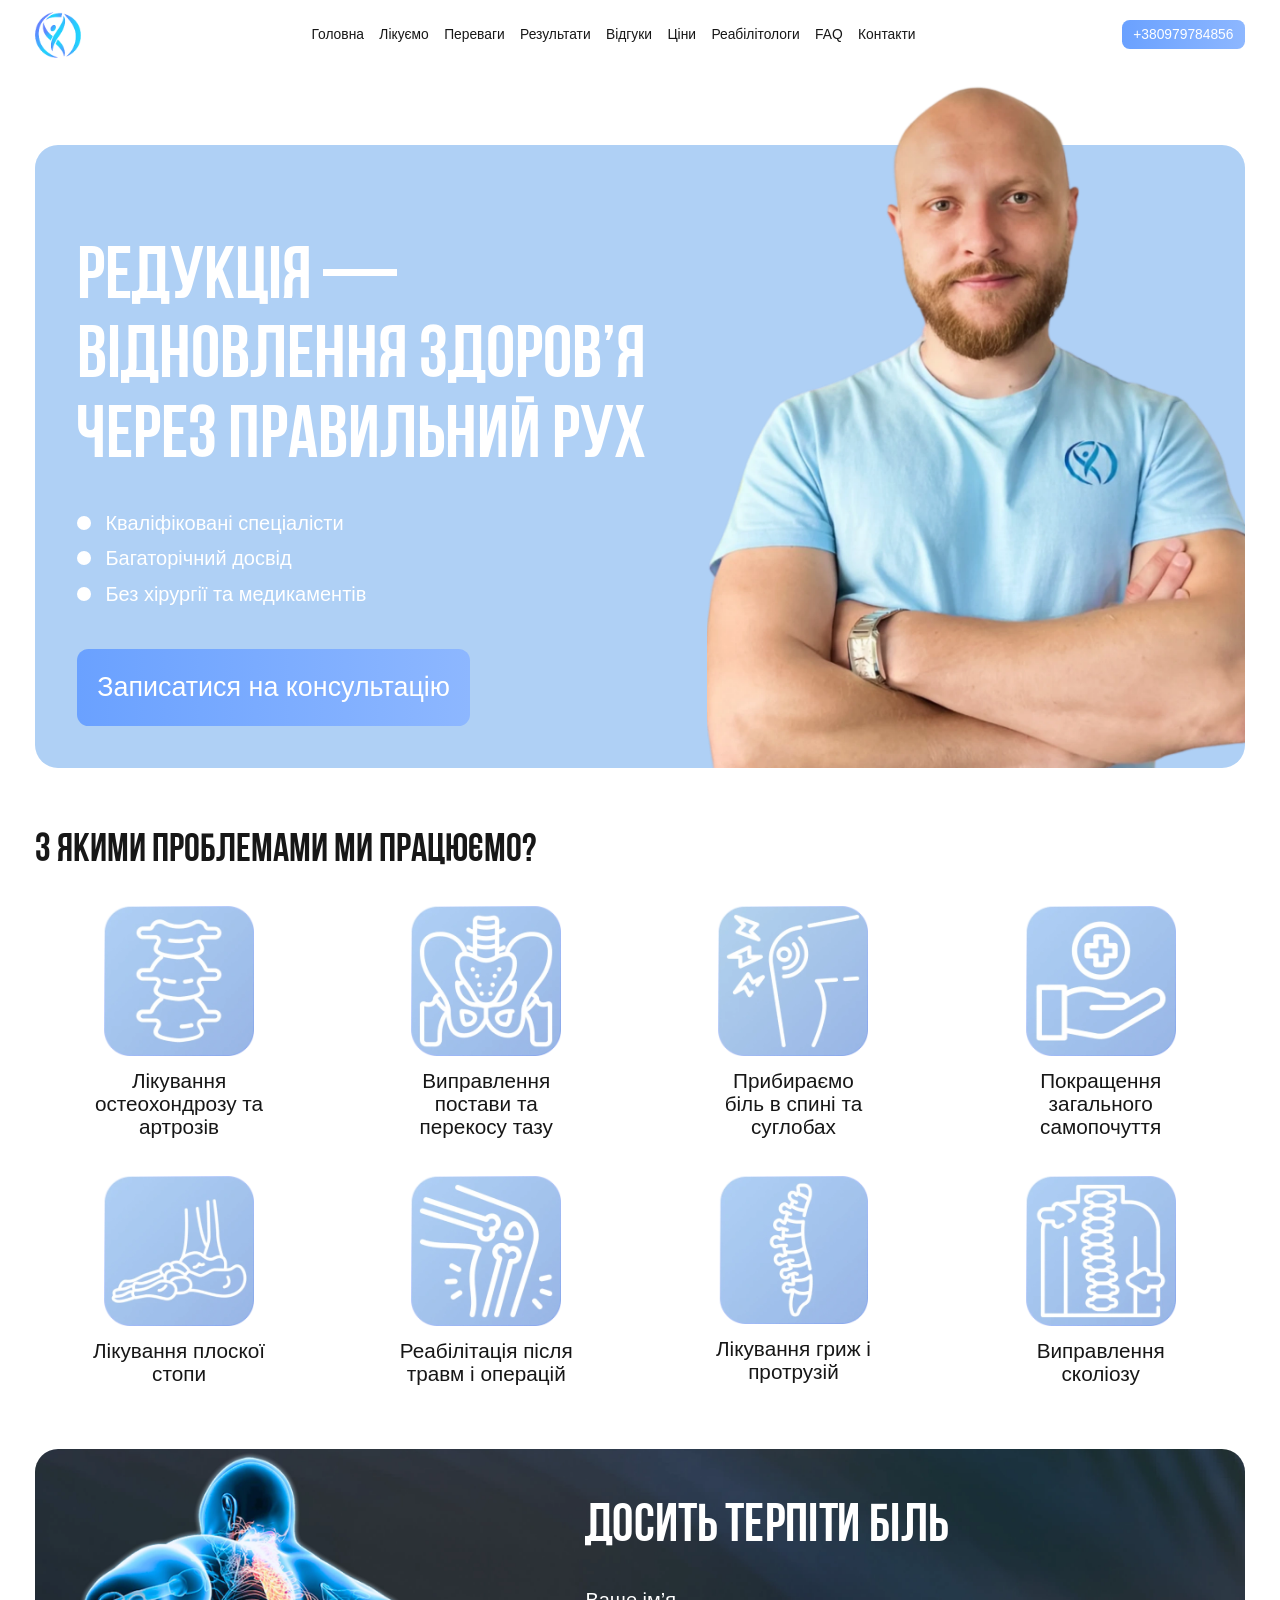
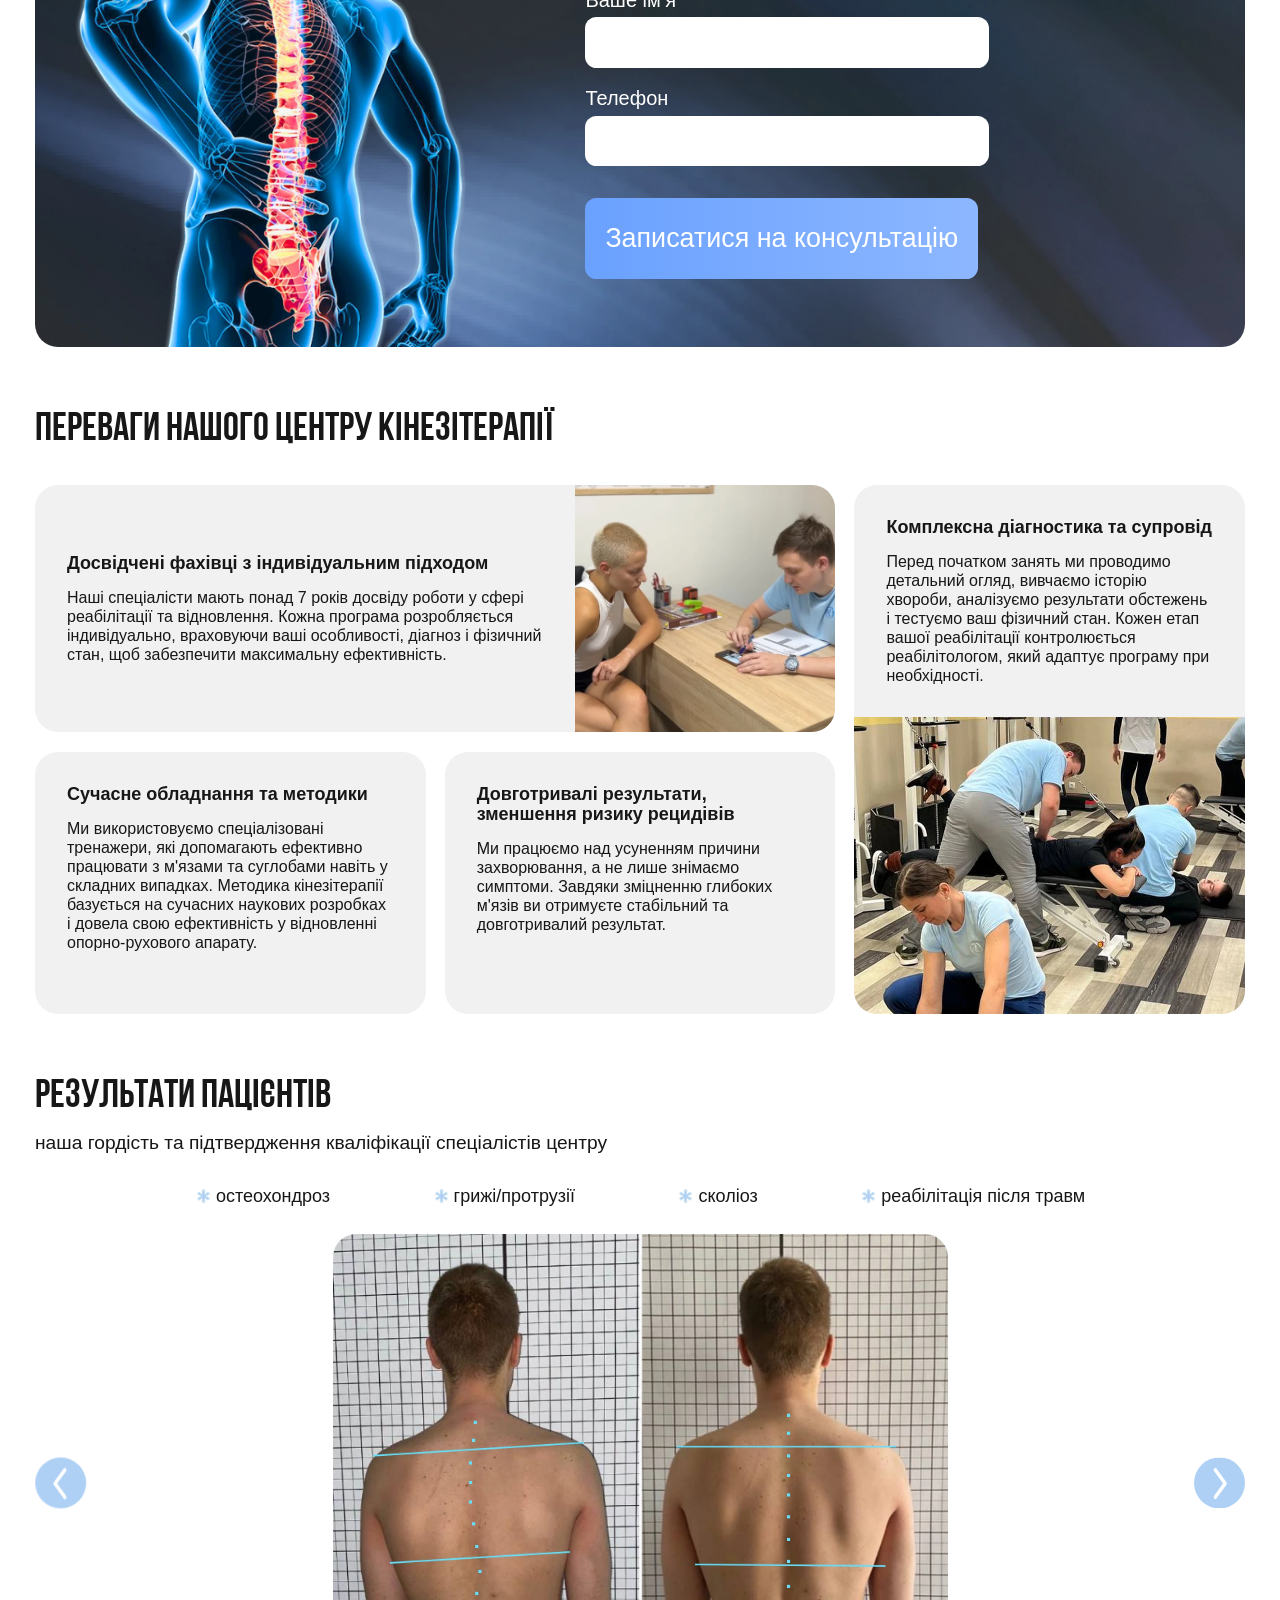
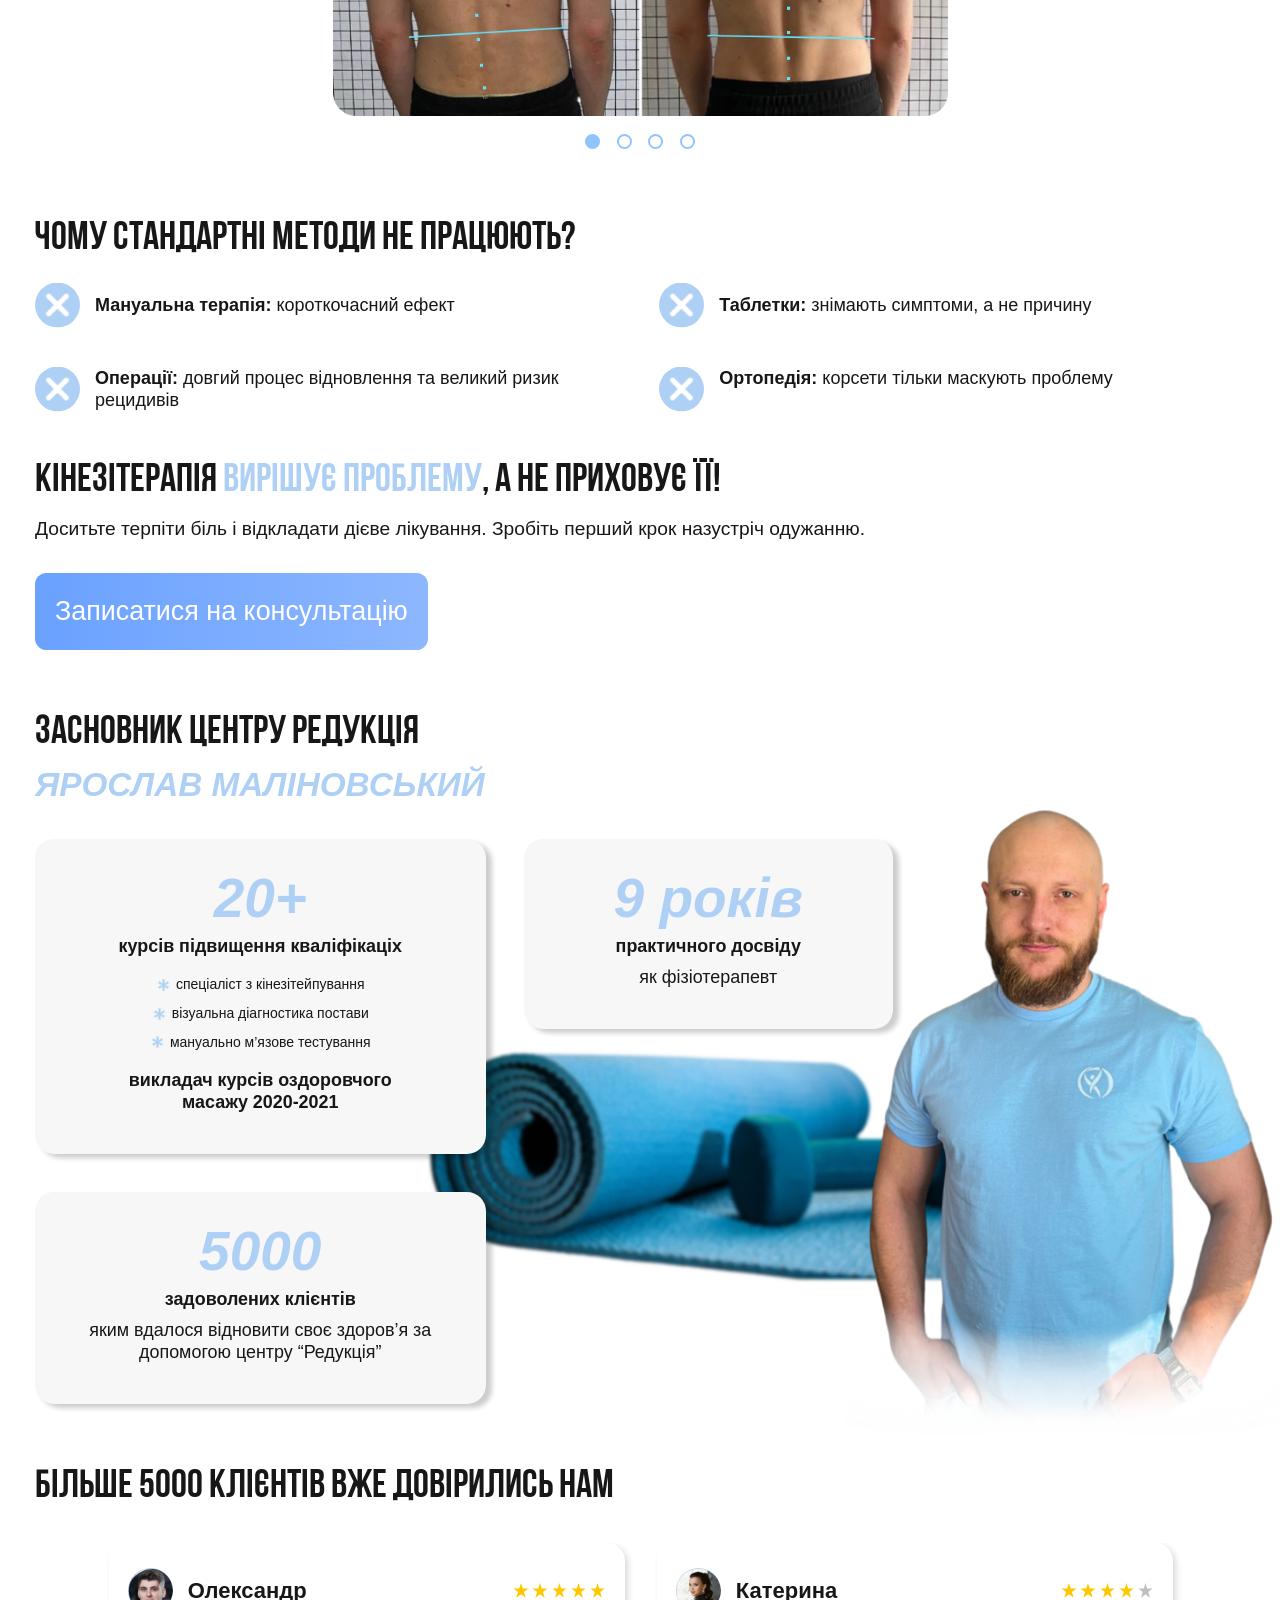
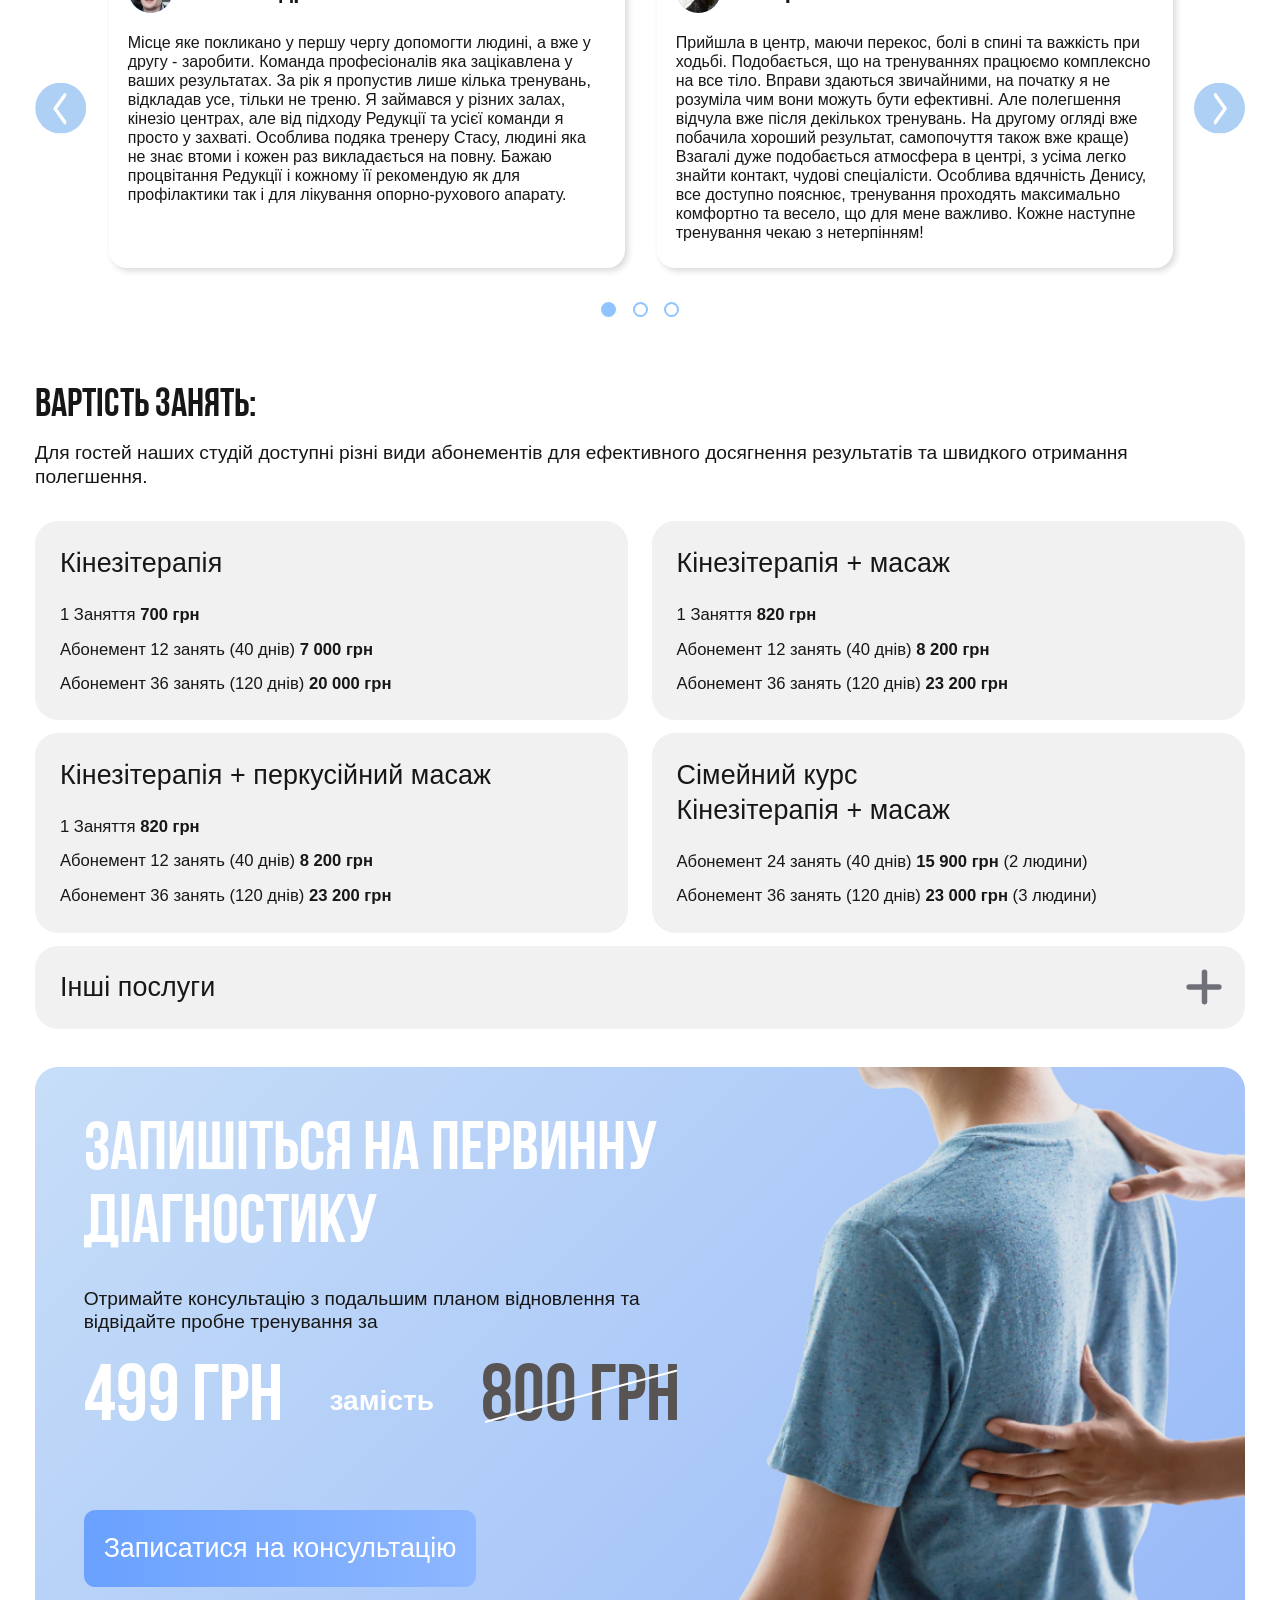
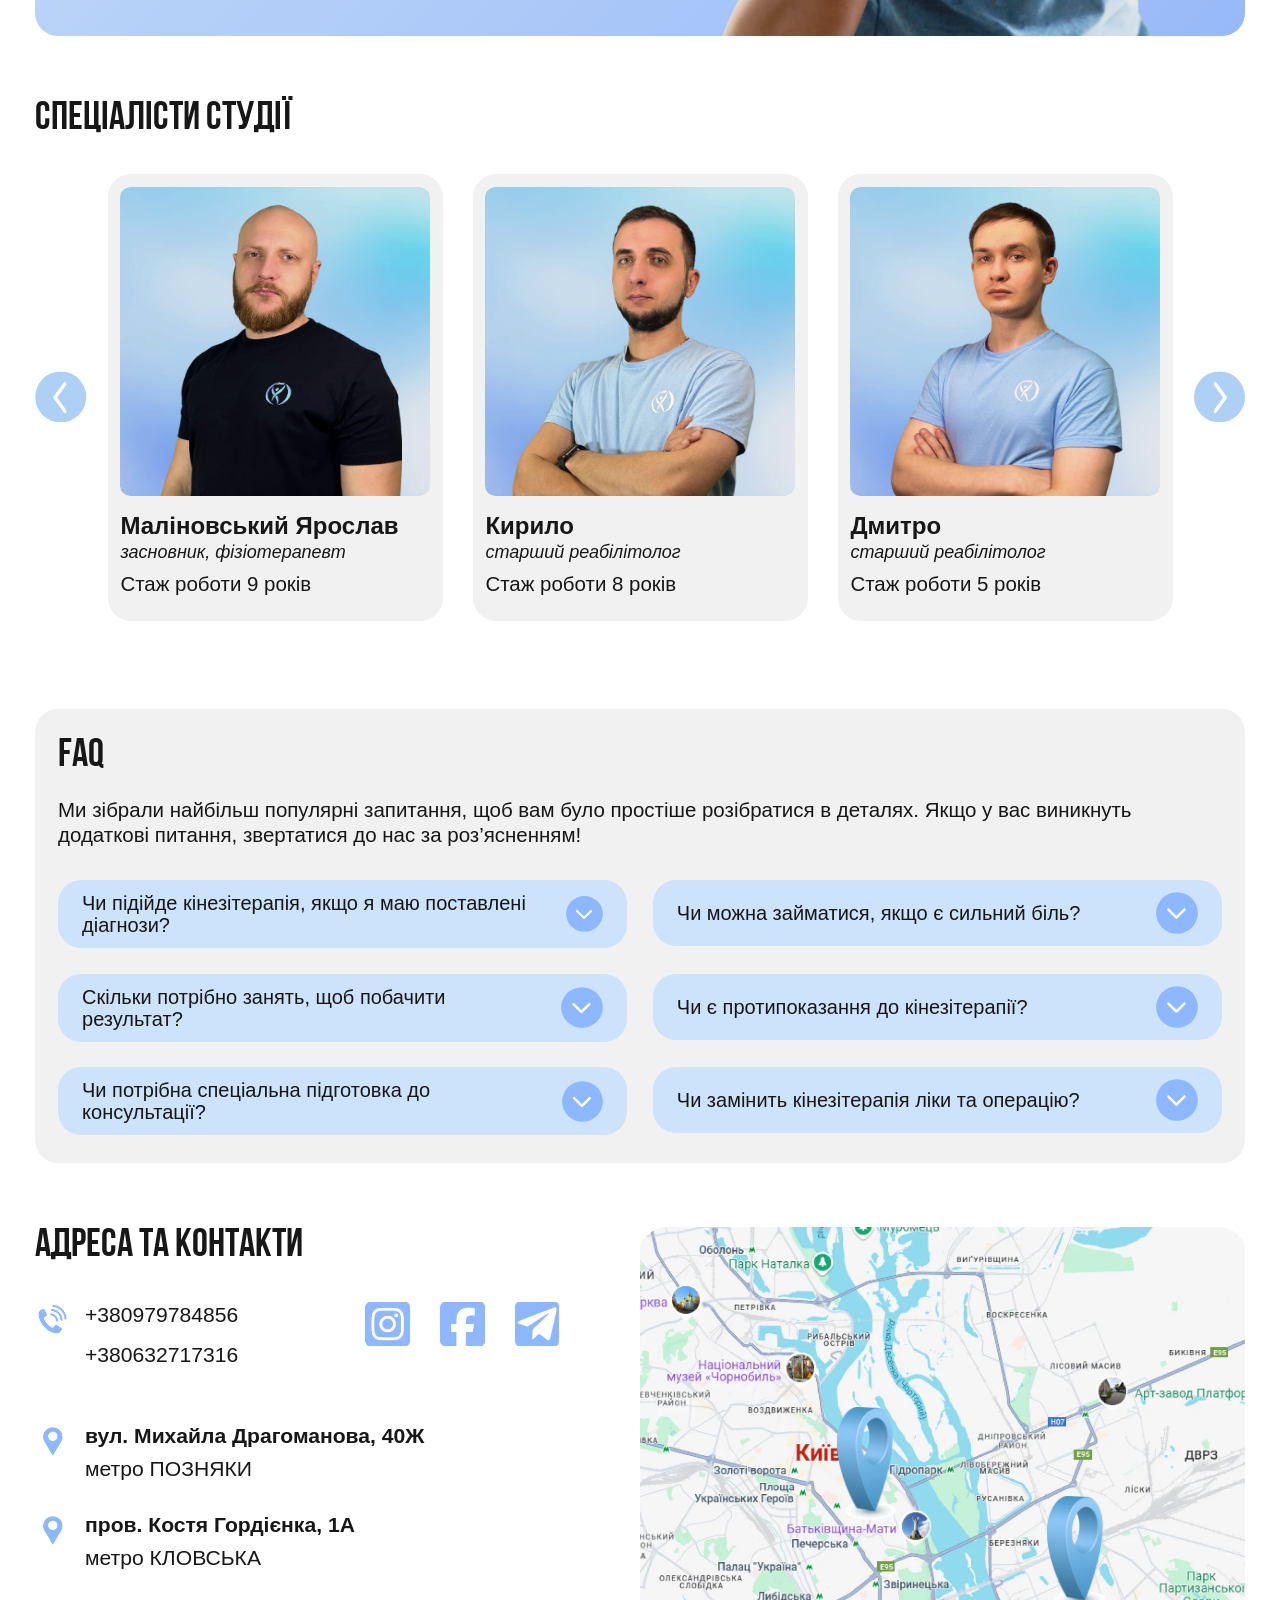
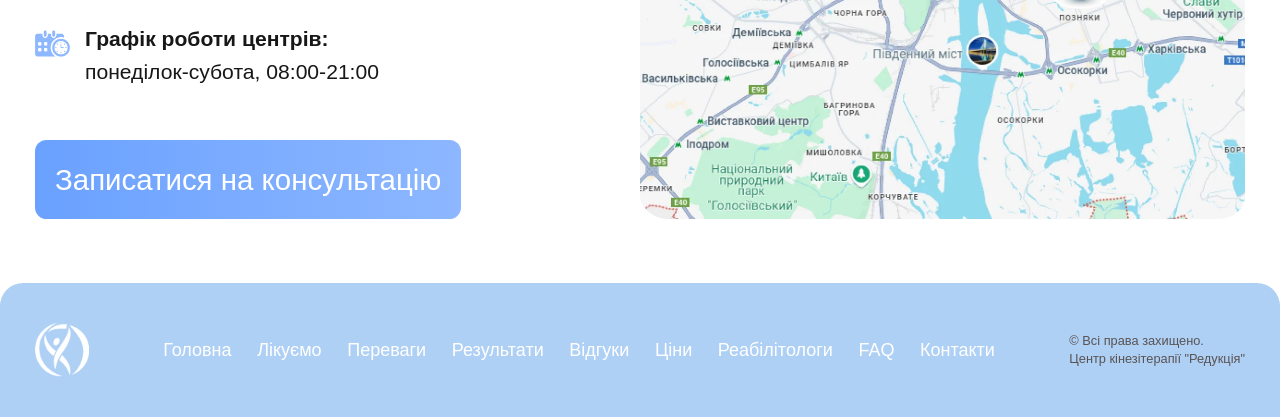
<file: index.html>
<!DOCTYPE html>
<html lang="en">
<head>
  <meta charset="UTF-8">
  <meta name="viewport" content="width=device-width, initial-scale=1.0">
  <title>Kinezio reductio</title>
  <link rel="stylesheet" href="./styles/reset.min.css">
  <link rel="stylesheet" href="./styles/slick.css">
  <link rel="stylesheet" href="./styles/main.css">
</head>
<body>
  <header>
    <div class="container">
      <div class="header header--desktop df">
        <a href="#main" class="logo"><img src="./images/logo.png" alt="Kinezio reductio"></a>
        <nav>
          <ul class="df">
            <li><a href="#main">Головна</a></li>
            <li><a href="#treatment">Лікуємо</a></li>
            <li><a href="#advantages">Переваги</a></li>
            <li><a href="#results">Результати</a></li>
            <li><a href="#reviews">Відгуки</a></li>
            <li><a href="#prices">Ціни</a></li>
            <li><a href="#specialists">Реабілітологи</a></li>
            <li><a href="#faq">FAQ</a></li>
            <li><a href="#contacts">Контакти</a></li>
          </ul>
        </nav>
        <a href="tel:+380979784856" class="phone">+380979784856</a>
      </div>
      <div class="header header--mobile df">
        <a href="#main" class="logo"><img src="./images/logo.png" alt="Kinezio reductio"></a>
        <button class="burger-btn-open" id="open-burger"><span></span><span></span><span></span></button>
        <nav>
          <button class="burger-btn-close" id="close-burger"><span></span><span></span></button>
          <ul>
            <li><a href="#main">Головна</a></li>
            <li><a href="#treatment">Лікуємо</a></li>
            <li><a href="#advantages">Переваги</a></li>
            <li><a href="#results">Результати</a></li>
            <li><a href="#reviews">Відгуки</a></li>
            <li><a href="#prices">Ціни</a></li>
            <li><a href="#specialists">Реабілітологи</a></li>
            <li><a href="#faq">FAQ</a></li>
            <li><a href="#contacts">Контакти</a></li>
          </ul>
        </nav>
      </div>
    </div>
  </header>
  <main>
    <section class="sec1" id="main">
      <div class="container">
        <div class="sec1__content">
          <div class="sec1__text">
            <h1>Редукція — Відновлення здоров’я через правильний рух</h1>
            <ul>
              <li>Кваліфіковані спеціалісти</li>
              <li>Багаторічний досвід</li>
              <li>Без хірургії та медикаментів</li>
            </ul>
            <a href="#make-an-appointment" class="accent-btn">Записатися на консультацію</a>
          </div>
          <div class="sec1__img">
            <img src="./images/sec1-photo.webp" alt="ЯРОСЛАВ МАЛІНОВСЬКИЙ">
          </div>
        </div>
      </div>
    </section>
    <section class="sec2" id="treatment">
      <div class="container">
        <h2>З якими проблемами ми працюємо?</h2>
        <div class="sec2__blocks">
          <div class="sec2__block">
            <img src="./images/sec2-icon-1.webp" alt="Лікування остеохондрозу та артрозів">
            <p>Лікування <br> остеохондрозу та <br> артрозів</p>
          </div>
          <div class="sec2__block">
            <img src="./images/sec2-icon-2.webp" alt="Виправлення постави та перекосу тазу">
            <p>Виправлення <br> постави та <br> перекосу тазу</p>
          </div>
          <div class="sec2__block">
            <img src="./images/sec2-icon-3.webp" alt="Прибираємо біль в спині та суглобах">
            <p>Прибираємо <br> біль в спині та <br> суглобах</p>
          </div>
          <div class="sec2__block">
            <img src="./images/sec2-icon-4.webp" alt="Покращення загального самопочуття">
            <p>Покращення <br> загального <br> самопочуття</p>
          </div>
          <div class="sec2__block">
            <img src="./images/sec2-icon-5.webp" alt="Лікування плоскої стопи">
            <p>Лікування плоскої <br> стопи</p>
          </div>
          <div class="sec2__block">
            <img src="./images/sec2-icon-6.webp" alt="Реабілітація після травм і операцій">
            <p>Реабілітація після <br> травм і операцій</p>
          </div>
          <div class="sec2__block">
            <img src="./images/sec2-icon-7.webp" alt="Лікування гриж і протрузій">
            <p>Лікування гриж і <br> протрузій</p>
          </div>
          <div class="sec2__block">
            <img src="./images/sec2-icon-8.webp" alt="Виправлення сколіозу">
            <p>Виправлення <br> сколіозу</p>
          </div>
        </div>
      </div>
    </section>
    <section class="sec3" id="make-an-appointment">
      <div class="container">
        <div class="sec3__content">
          <div class="sec3__img">
            <img src="./images/sec3-img.webp" alt="Досить терпіти біль: запис на косультацію" class="desktop">
            <img src="./images/sec3-img--mobile.webp" alt="Досить терпіти біль: запис на косультацію" class="mobile">
          </div>
          <div class="sec3__form">
            <h2>досить терпіти біль</h2>
            <form action="">
              <label>
                <span>Ваше ім’я</span>
                <input type="text">
              </label>
              <label>
                <span>Телефон</span>
                <input type="tel">
              </label>
              <button type="submit" class="accent-btn">Записатися на консультацію</button>
            </form>
          </div>
        </div>
      </div>
    </section>
    <section class="sec4" id="advantages">
      <div class="container">
        <div class="sec4__content">
          <h2>Переваги нашого центру кінезітерапії</h2>
          <div class="sec4__blocks">
            <div class="sec4__block">
              <div class="sec4__text">
                <h3>Досвідчені фахівці з індивідуальним підходом</h3>
                <p>
                  Наші спеціалісти мають понад 7 років досвіду роботи у сфері реабілітації та відновлення. Кожна програма розробляється
                  індивідуально, враховуючи ваші особливості, діагноз і фізичний стан, щоб забезпечити максимальну ефективність.
                </p>
              </div>
              <div class="sec4__img"><img src="./images/sec4-img-1.webp" alt="Досвідчені фахівці з індивідуальним підходом"></div>
            </div>
            <div class="sec4__block">
              <div class="sec4__text">
                <h3>Сучасне обладнання та методики</h3>
                <p>
                  Ми використовуємо спеціалізовані тренажери, які допомагають ефективно працювати з м'язами та суглобами навіть у
                  складних випадках. Методика кінезітерапії базується на сучасних наукових розробках і довела свою ефективність у
                  відновленні опорно-рухового апарату.
                </p>
              </div>
            </div>
            <div class="sec4__block">
              <div class="sec4__text">
                <h3>Довготривалі результати, зменшення ризику рецидівів</h3>
                <p>
                  Ми працюємо над усуненням причини захворювання, а не лише знімаємо симптоми. Завдяки зміцненню глибоких
                  м'язів ви отримуєте стабільний та довготривалий результат.
                </p>
              </div>
            </div>
            <div class="sec4__block">
              <div class="sec4__text">
                <h3>Комплексна діагностика та супровід</h3>
                <p>
                  Перед початком занять ми проводимо детальний огляд, вивчаємо історію хвороби, аналізуємо результати обстежень і
                  тестуємо ваш фізичний стан. Кожен етап вашої реабілітації контролюється реабілітологом, який адаптує програму при
                  необхідності.
                </p>
              </div>
              <div class="sec4__img"><img src="./images/sec4-img-2.webp" alt="Комплексна діагностика та супровід"></div>
            </div>
          </div>
          <div class="sec4__img-mobile"><img src="./images/sec4-img-mobile.webp" alt="Переваги нашої студії кінезітерапії"></div>
        </div>
      </div>
    </section>
    <section class="sec5" id="results">
      <div class="container">
        <h2>результати пацієнтів</h2>
        <p>наша гордість та підтвердження кваліфікації спеціалістів центру</p>
        <ul>
          <li>остеохондроз</li>
          <li>грижі/протрузії</li>
          <li>сколіоз</li>
          <li>реабілітація після травм</li>
        </ul>
        <div class="sec5__slider">
          <div class="sec5__slider-block"><img src="./images/sec5-slider-img-1.webp"></div>
          <div class="sec5__slider-block"><img src="./images/sec5-slider-img-2.webp"></div>
          <div class="sec5__slider-block"><img src="./images/sec5-slider-img-3.webp"></div>
          <div class="sec5__slider-block"><img src="./images/sec5-slider-img-4.webp"></div>
        </div>
      </div>
    </section>
    <section class="sec6">
      <div class="container">
        <h2>Чому стандартні методи не працюють?</h2>
        <ul>
          <li><strong>Мануальна терапія:</strong> короткочасний ефект</li>
          <li><strong>Таблетки:</strong> знімають симптоми, а не причину</li>
          <li><strong>Операції:</strong> довгий процес відновлення та великий ризик рецидивів</li>
          <li><strong>Ортопедія:</strong> корсети тільки маскують проблему</li>
        </ul>
        <h3>Кінезітерапія <strong>вирішує проблему</strong>, а не приховує її!</h3>
        <p>Доситьте терпіти біль і відкладати дієве лікування. Зробіть перший крок назустріч одужанню.</p>
        <a href="#make-an-appointment" class="accent-btn">Записатися на консультацію</a>
      </div>
    </section>
    <section class="sec7">
      <div class="container">
        <h2>засновник центру РЕДУКЦІЯ</h2>
        <h3>ЯРОСЛАВ МАЛІНОВСЬКИЙ</h3>
        <div class="sec7__blocks">
          <div class="sec7__block">
            <h4>20+</h4>
            <p><strong>курсів підвищення кваліфікаціх</strong></p>
            <ul>
              <li>спеціаліст з кінезітейпування</li>
              <li>візуальна діагностика постави</li>
              <li>мануально м’язове тестування</li>
            </ul>
            <p><strong>викладач курсів оздоровчого <br> масажу 2020-2021</strong></p>
          </div>
          <div class="sec7__block">
            <h4>9 років</h4>
            <p><strong>практичного досвіду</strong></p>
            <p>як фізіотерапевт</p>
          </div>
          <div class="sec7__block">
            <h4>5000</h4>
            <p><strong>задоволених клієнтів</strong></p>
            <p>яким вдалося відновити своє здоров’я за допомогою центру “Редукція”</p>
          </div>
        </div>
        <div class="sec7__img">
          <img src="./images/sec7-main-img.png" alt="ЯРОСЛАВ МАЛІНОВСЬКИЙ">
        </div>
      </div>
    </section>
    <section class="sec8" id="reviews">
      <div class="container">
        <h2>більше 5000 клієнтів вже довірились&nbsp;нам</h2>
        <div class="sec8__blocks">
          <div class="sec8__block" data-rating="5">
            <div class="sec8__title">
              <div class="sec8__name">
                <div><img src="./images/sec8-img-1.webp" alt="Олександр"></div>
                <p>Олександр</p>
              </div>
              <div class="sec8__rating">
                <img src="./images/sec8-star.svg">
                <img src="./images/sec8-star.svg">
                <img src="./images/sec8-star.svg">
                <img src="./images/sec8-star.svg">
                <img src="./images/sec8-star.svg">
              </div>
            </div>
            <p>
              Місце яке покликано у першу чергу допомогти людині, а вже у другу - заробити. Команда професіоналів яка зацікавлена у
              ваших результатах. За рік я пропустив лише кілька тренувань, відкладав усе, тільки не треню. Я займався у різних залах,
              кінезіо центрах, але від підходу Редукції та усієї команди я просто у захваті. Особлива подяка тренеру Стасу, людині яка
              не знає втоми і кожен раз викладається на повну. Бажаю процвітання Редукції і кожному її рекомендую як для профілактики
              так і для лікування опорно-рухового апарату.
            </p>
          </div>
          <div class="sec8__block" data-rating="4">
            <div class="sec8__title">
              <div class="sec8__name">
                <div><img src="./images/sec8-img-2.webp" alt="Катерина"></div>
                <p>Катерина</p>
              </div>
              <div class="sec8__rating">
                <img src="./images/sec8-star.svg">
                <img src="./images/sec8-star.svg">
                <img src="./images/sec8-star.svg">
                <img src="./images/sec8-star.svg">
                <img src="./images/sec8-star.svg">
              </div>
            </div>
            <p>
              Прийшла в центр, маючи перекос, болі в спині та важкість при ходьбі. Подобається, що на тренуваннях працюємо комплексно
              на все тіло. Вправи здаються звичайними, на початку я не розуміла чим вони можуть бути ефективні. Але полегшення відчула
              вже після декількох тренувань. На другому огляді вже побачила хороший результат, самопочуття також вже краще) Взагалі
              дуже подобається атмосфера в центрі, з усіма легко знайти контакт, чудові спеціалісти. Особлива вдячність Денису, все
              доступно пояснює, тренування проходять максимально комфортно та весело, що для мене важливо. Кожне наступне тренування
              чекаю з нетерпінням!
            </p>
          </div>
          <div class="sec8__block" data-rating="5">
            <div class="sec8__title">
              <div class="sec8__name">
                <div><img src="./images/sec8-img-3.webp" alt="Юлія"></div>
                <p>Юлія</p>
              </div>
              <div class="sec8__rating">
                <img src="./images/sec8-star.svg">
                <img src="./images/sec8-star.svg">
                <img src="./images/sec8-star.svg">
                <img src="./images/sec8-star.svg">
                <img src="./images/sec8-star.svg">
              </div>
            </div>
            <p>
              Займалася в Редукції три місяці, і прийду ще обовʼязково!!! Лікар мене відправляв на хірургічний стіл, так як маю дві
              грижі, але дякувати Богу я потрапила в Редукцію. Після перших занять мені вже стало набагато краще, потім через 5
              занять я забула що таке болі в спині взагалі, і зараз не знаю що це! Особливо дякую реабілітологу Максиму! Він дуже
              уважний, завжди запитає як самопочуття, де болить... як болить... і на масажі завжди виправляє ситуації, і якщо десь
              і боліло то після масажу не болить. Бракує слів описати мій захват від Редукції. Я обовʼязково повернуся!!!
            </p>
          </div>
          <div class="sec8__block" data-rating="3">
            <div class="sec8__title">
              <div class="sec8__name">
                <div><img src="" alt="Аліна"></div>
                <p>Аліна</p>
              </div>
              <div class="sec8__rating">
                <img src="./images/sec8-star.svg">
                <img src="./images/sec8-star.svg">
                <img src="./images/sec8-star.svg">
                <img src="./images/sec8-star.svg">
                <img src="./images/sec8-star.svg">
              </div>
            </div>
            <p>
              100% рекомендую, займаюся вже півроку. Прийшла з болем у коліні та спині, майже одразу відчула покращення. Займалася з
              Максимом. Здорово, що є повний контроль над вправами, і немає варіанта зробити щось неправильно)) Всі хлопці дуже
              привітні, товариські, з усіма дуже комфортно. Кілька разів на місяць були огляди та зміна вправ. Ну і масаж після
              заняття найчарівніша частина.
            </p>
          </div>
          <div class="sec8__block" data-rating="5">
            <div class="sec8__title">
              <div class="sec8__name">
                <div><img src="./images/sec8-img-4.webp" alt="Анна"></div>
                <p>Анна</p>
              </div>
              <div class="sec8__rating">
                <img src="./images/sec8-star.svg">
                <img src="./images/sec8-star.svg">
                <img src="./images/sec8-star.svg">
                <img src="./images/sec8-star.svg">
                <img src="./images/sec8-star.svg">
              </div>
            </div>
            <p>
              Редукція - це моя любов і щира рекомендація!За 3 місяці мені вилікували і вирівняли спину, а реабілітаційний центр
              став рідною домівкою)) Окреме дякую Дмитру, для мене це найкращий спеціаліст, який має свої методики і підхід,
              кваліфікований реабілітолог, який зліпив з мене здорову людину. Тому, кому потрібна здорова спина, гарна попа і
              свіжа голова вам точно сюди)
            </p>
          </div>
          <div class="sec8__block" data-rating="5">
            <div class="sec8__title">
              <div class="sec8__name">
                <div><img src="" alt="Богдан"></div>
                <p>Богдан</p>
              </div>
              <div class="sec8__rating">
                <img src="./images/sec8-star.svg">
                <img src="./images/sec8-star.svg">
                <img src="./images/sec8-star.svg">
                <img src="./images/sec8-star.svg">
                <img src="./images/sec8-star.svg">
              </div>
            </div>
            <p>
              Затишно та професійно. Чудові професіонали з великим досвідом. Звернувся з болями в спині та коліні, роками то
              таблетки, то мазі. Знайшли причину нарешті та працюємо над усуненням. І результатом дуже задоволений. Реабілітолог
              Стас уважний та націлений на результат, дякую. Але запевняю - там усі професіонали:)
            </p>
          </div>
        </div>
      </div>
    </section>
    <section class="sec9" id="prices">
      <div class="container">
        <h2>вартість занять:</h2>
        <p>Для гостей наших студій доступні різні види абонементів для ефективного досягнення результатів та швидкого отримання полегшення.</p>
        <div class="sec9__services">
          <div class="sec9__service-block">
            <h3>Кінезітерапія</h3>
            <ul>
              <li>1 Заняття <strong>700 грн</strong></li>
              <li>Абонемент 12 занять (40 днів) <strong>7 000 грн</strong></li>
              <li>Абонемент 36 занять (120 днів) <strong>20 000 грн</strong></li>
            </ul>
          </div>
          <div class="sec9__service-block">
            <h3>Кінезітерапія + масаж</h3>
            <ul>
              <li>1 Заняття <strong>820 грн</strong></li>
              <li>Абонемент 12 занять (40 днів) <strong>8 200 грн</strong></li>
              <li>Абонемент 36 занять (120 днів) <strong>23 200 грн</strong></li>
            </ul>
          </div>
          <div class="sec9__service-block">
            <h3>Кінезітерапія + перкусійний масаж</h3>
            <ul>
              <li>1 Заняття <strong>820 грн</strong></li>
              <li>Абонемент 12 занять (40 днів) <strong>8 200 грн</strong></li>
              <li>Абонемент 36 занять (120 днів) <strong>23 200 грн</strong></li>
            </ul>
          </div>
          <div class="sec9__service-block">
            <h3><em>Сімейний курс</em> Кінезітерапія + масаж</h3>
            <ul>
              <li>Абонемент 24 занять (40 днів) <strong>15 900 грн</strong> (2 людини)</li>
              <li>Абонемент 36 занять (120 днів) <strong>23 000 грн</strong> (3 людини)</li>
            </ul>
          </div>
          <div class="sec9__service-block">
            <h3>Інші послуги</h3>
            <ul>
              <li>Банки <strong>200 грн</strong></li>
              <li>Перкусійний масаж <strong>300 грн</strong></li>
              <li>Тейпування однієї зони <strong>300 грн</strong></li>
              <li>Метод сухої голки <strong>500 грн</strong></li>
            </ul>
          </div>
        </div>
        <div class="sec9__first">
          <h2>запишіться на первинну діагностику</h2>
          <p>Отримайте консультацію з подальшим планом відновлення та відвідайте пробне тренування за</p>
          <div class="sec9__first-text">
            <p>499 грн</p>
            <p>замість</p>
            <p>800 грн</p>
          </div>
          <a href="#make-an-appointment" class="accent-btn">Записатися на консультацію</a>
          <img src="./images/sec9-img.webp" alt="первинна діагностика">
        </div>
      </div>
    </section>
    <section class="sec10" id="specialists">
      <div class="container">
        <h2>спеціалісти студії</h2>
        <div class="sec10__cards">
          <div class="sec10__card">
            <div><img src="./images/sec10-img-1.webp" alt="Маліновський Ярослав"></div>
            <p>Маліновський Ярослав</p>
            <p>засновник, фізіотерапевт</p>
            <p>Стаж роботи 9 років</p>
          </div>
          <div class="sec10__card">
            <div><img src="./images/sec10-img-2.webp" alt="Кирило"></div>
            <p>Кирило</p>
            <p>старший реабілітолог</p>
            <p>Стаж роботи 8 років</p>
          </div>
          <div class="sec10__card">
            <div><img src="./images/sec10-img-3.webp" alt="Дмитро"></div>
            <p>Дмитро</p>
            <p>старший реабілітолог</p>
            <p>Стаж роботи 5 років</p>
          </div>
          <div class="sec10__card">
            <div><img src="./images/sec10-img-4.webp" alt="Дарія"></div>
            <p>Дарія</p>
            <p>реабілітолог</p>
            <p>Стаж роботи 3 роки</p>
          </div>
          <div class="sec10__card">
            <div><img src="./images/sec10-img-5.webp" alt="Ігор"></div>
            <p>Ігор</p>
            <p>реабілітолог</p>
            <p>Стаж роботи 3 роки</p>
          </div>
          <div class="sec10__card">
            <div><img src="./images/sec10-img-6.webp" alt="Нікіта"></div>
            <p>Нікіта</p>
            <p>реабілітолог</p>
            <p>Стаж роботи 3 роки</p>
          </div>
        </div>
      </div>
    </section>
    <section class="sec11" id="faq">
      <div class="container">
        <div class="sec11__content">
          <h2>faq</h2>
          <p
            data-mobile-text="Ми зібрали найбільш популярні запитання, щоб вам було простіше розібратися в деталях."
            data-desktop-text="Ми зібрали найбільш популярні запитання, щоб вам було простіше розібратися в деталях. Якщо у вас виникнуть додаткові питання, звертатися до нас за роз’ясненням!"
          >
          </p>
          <div class="sec11__blocks">
            <div class="sec11__block">
              <button>
                <span>Чи підійде кінезітерапія, якщо я маю поставлені діагнози?</span>
                <span><img src="./images/faq-arrow.svg"></span>
              </button>
              <p>Так, кінезітерапія ефективна при більшості захворювань спини та суглобів, включаючи остеохондроз, грижі, протрузії, артрит, сколіоз. Перед початком занять проводиться консультація, щоб впевнитися, що метод вам підходить.</p>
            </div>
            <div class="sec11__block">
              <button>
                <span>Чи можна займатися, якщо є сильний біль?</span>
                <span><img src="./images/faq-arrow.svg"></span>
              </button>
              <p>Так, можна. Усі вправи підбираються індивідуально і виконуються під контролем спеціаліста, щоб уникнути травматизації та поступово зменшити дискомфорт.</p>
            </div>
            <div class="sec11__block">
              <button>
                <span>Скільки потрібно занять, щоб побачити результат?</span>
                <span><img src="./images/faq-arrow.svg"></span>
              </button>
              <p>Перші позитивні зміни, як правило, помітні вже після 2–3 занять. Повний курс реабілітації залежить від складності вашого випадку і зазвичай триває від 3 до 5 місяців.</p>
            </div>
            <div class="sec11__block">
              <button>
                <span>Чи є протипоказання до кінезітерапії?</span>
                <span><img src="./images/faq-arrow.svg"></span>
              </button>
              <p>Цей метод практично не має протипоказань. Навіть у складних випадках ми можемо підібрати безпечні вправи, які допоможуть вам розпочати відновлення.</p>
            </div>
            <div class="sec11__block">
              <button>
                <span>Чи потрібна спеціальна підготовка до консультації?</span>
                <span><img src="./images/faq-arrow.svg"></span>
              </button>
              <p>Єдине, що потрібно — це медичні документи (МРТ, рентген тощо), якщо вони у вас є, та спортивний одяг. Все інше ми зробимо на місці: діагностику, тестування та пробне заняття.</p>
            </div>
            <div class="sec11__block">
              <button>
                <span>Чи замінить кінезітерапія ліки та операцію?</span>
                <span><img src="./images/faq-arrow.svg"></span>
              </button>
              <p>У більшості випадків — так. Кінезітерапія допомагає усунути причину болю, тоді як ліки та операції часто борються лише із симптомами. Ми робимо все, щоб ви одужали природним шляхом, без втручань.</p>
            </div>
          </div>
        </div>
      </div>
    </section>
    <section class="sec12" id="contacts">
      <div class="container">
        <div class="sec12__left">
          <h2>адреса та контакти</h2>
          <div class="sec12__info">
            <div>
              <a href="tel:+380979784856">+380979784856</a>
              <a href="tel:+380632717316">+380632717316</a>
            </div>
            <div>
              <a href="https://maps.app.goo.gl/bbG9BifagtvCKLsp6" target="_blank"><strong>вул. Михайла Драгоманова, 40Ж</strong> метро ПОЗНЯКИ</a>
              <a href="https://maps.app.goo.gl/VKMJmBcetBukadMh6" target="_blank"><strong>пров. Костя Гордієнка, 1А</strong> метро КЛОВСЬКА</a>
            </div>
            <div>
              <p><strong>Графік роботи центрів:</strong> понеділок-субота, 08:00-21:00</p>
            </div>
            <a href="#make-an-appointment" class="accent-btn">Записатися на консультацію</a>
            <div>
              <a href="https://www.instagram.com/reductio_kinezio/" target="_blank"><img src="./images/instagram-icon.webp" alt="Instagram"></a>
              <a href="https://www.facebook.com/reductio.kinezio" target="_blank"><img src="./images/facebook-icon.webp" alt="Facebook"></a>
              <a href="https://t.me/380979784856" target="_blank"><img src="./images/telegram-icon.png" alt="Telegram"></a>
            </div>
          </div>
        </div>
        <div class="sec12__map">
          <img src="./images/sec12-map.webp" alt="Карта">
          <a href="https://maps.app.goo.gl/VKMJmBcetBukadMh6" target="_blank"><img src="./images/sec12-geo-map-icon.webp"></a>
          <a href="https://maps.app.goo.gl/bbG9BifagtvCKLsp6" target="_blank"><img src="./images/sec12-geo-map-icon.webp"></a>
        </div>
      </div>
    </section>
  </main>

  <footer>
    <div class="container">
      <div class="footer__contnet">
        <a href="#main" class="logo"><img src="./images/logo--white.png" alt="Kinezio reductio"></a>
        <nav>
          <ul class="df">
            <li><a href="#main">Головна</a></li>
            <li><a href="#treatment">Лікуємо</a></li>
            <li><a href="#advantages">Переваги</a></li>
            <li><a href="#results">Результати</a></li>
            <li><a href="#reviews">Відгуки</a></li>
            <li><a href="#prices">Ціни</a></li>
            <li><a href="#specialists">Реабілітологи</a></li>
            <li><a href="#faq">FAQ</a></li>
            <li><a href="#contacts">Контакти</a></li>
          </ul>
        </nav>
        <p><span>© Всі права захищено.</span> <span>Центр кінезітерапії "Редукція"</span></p>
        <div>
          <a href="https://www.instagram.com/reductio_kinezio/" target="_blank"><img src="./images/instagram-icon.webp" alt="Instagram"></a>
          <a href="https://www.facebook.com/reductio.kinezio" target="_blank"><img src="./images/facebook-icon.webp" alt="Facebook"></a>
          <a href="https://t.me/380979784856" target="_blank"><img src="./images/telegram-icon.png" alt="Telegram"></a>
        </div>
      </div>
    </div>
  </footer>

  <script src="https://cdnjs.cloudflare.com/ajax/libs/jquery/3.7.1/jquery.min.js" integrity="sha512-v2CJ7UaYy4JwqLDIrZUI/4hqeoQieOmAZNXBeQyjo21dadnwR+8ZaIJVT8EE2iyI61OV8e6M8PP2/4hpQINQ/g==" crossorigin="anonymous" referrerpolicy="no-referrer"></script>
  <script src="./script/slick.min.js"></script>
  <script src="./script/main.js"></script>
</body>
</html>
</file>
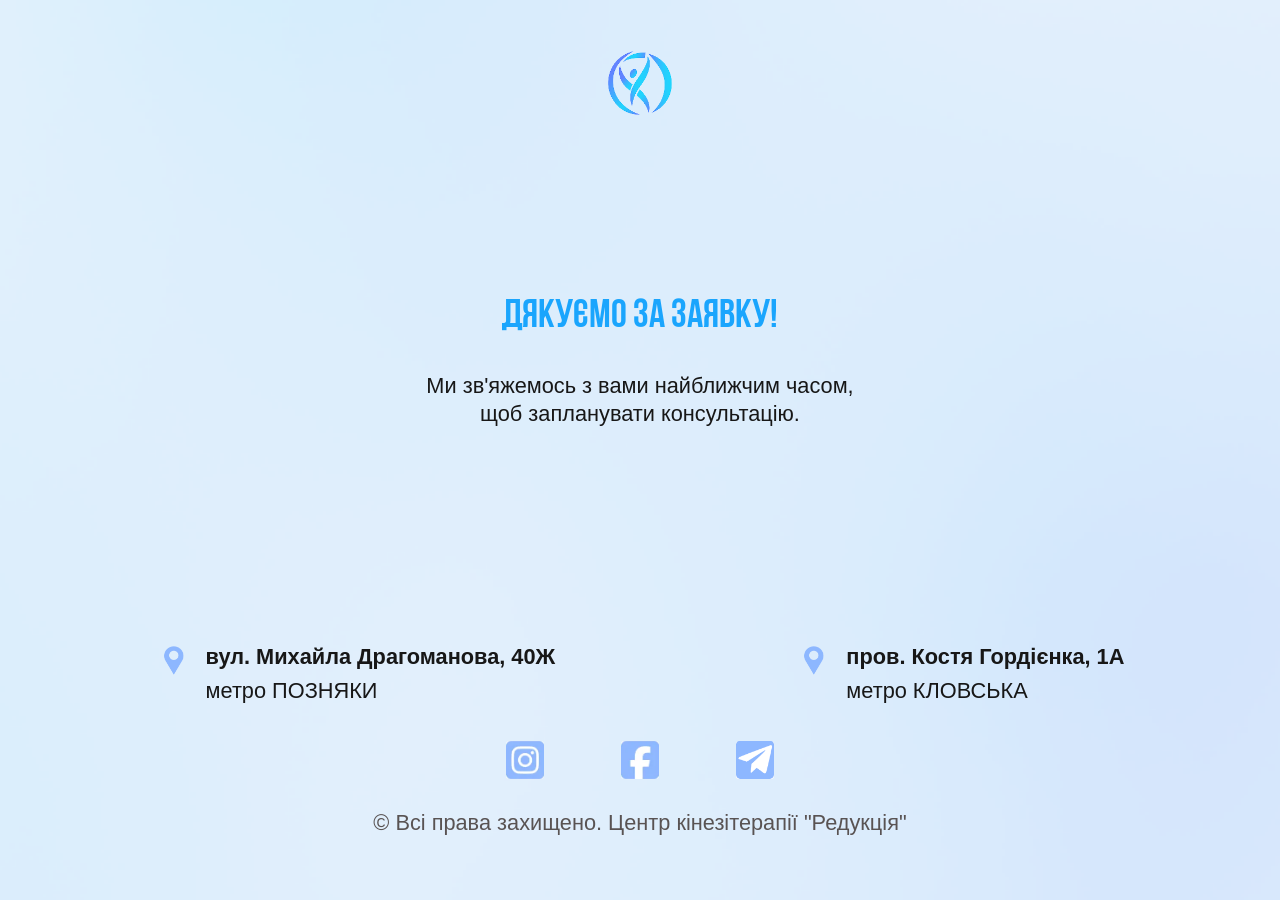
<file: contact-form.html>
<!DOCTYPE html>
<html lang="en">
<head>
  <meta charset="UTF-8">
  <meta name="viewport" content="width=device-width, initial-scale=1.0">
  <title>Kinezio reductio</title>
  <link rel="stylesheet" href="./styles/reset.min.css">
  <link rel="stylesheet" href="./styles/slick.css">
  <link rel="stylesheet" href="./styles/main.css">
</head>
<body>
  <section class="send-contact-form">
    <div class="container">
      <div class="logo">
        <img src="./images/logo.png" alt="Kinezio reductio">
      </div>
      <h2>дякуємо за заявку!</h2>
      <p>Ми зв'яжемось з вами найближчим часом, <br> щоб запланувати консультацію.</p>
      <div class="map">
        <a href="https://maps.app.goo.gl/eNYbsEqepQY3aM7H8" target="_blank"><strong>вул. Михайла Драгоманова, 40Ж</strong> метро ПОЗНЯКИ</a>
        <a href="https://maps.app.goo.gl/p5BMai2RFE6oq23B7" target="_blank"><strong>пров. Костя Гордієнка, 1А</strong> метро КЛОВСЬКА</a>
      </div>
      <div class="social">
        <a href="https://www.instagram.com/reductio_kinezio/" target="_blank"><img src="./images/instagram-icon.webp" alt="Instagram"></a>
        <a href="https://www.facebook.com/reductio.kinezio" target="_blank"><img src="./images/facebook-icon.webp" alt="Facebook"></a>
        <a href="https://t.me/380979784856" target="_blank"><img src="./images/telegram-icon.png" alt="Telegram"></a>
      </div>
      <p class="rights">© Всі права захищено. Центр кінезітерапії "Редукція"</p>
    </div>
  </section>

  <script src="https://cdnjs.cloudflare.com/ajax/libs/jquery/3.7.1/jquery.min.js" integrity="sha512-v2CJ7UaYy4JwqLDIrZUI/4hqeoQieOmAZNXBeQyjo21dadnwR+8ZaIJVT8EE2iyI61OV8e6M8PP2/4hpQINQ/g==" crossorigin="anonymous" referrerpolicy="no-referrer"></script>
  <script src="./script/slick.min.js"></script>
  <script src="./script/main.js"></script>
</body>
</html>
</file>
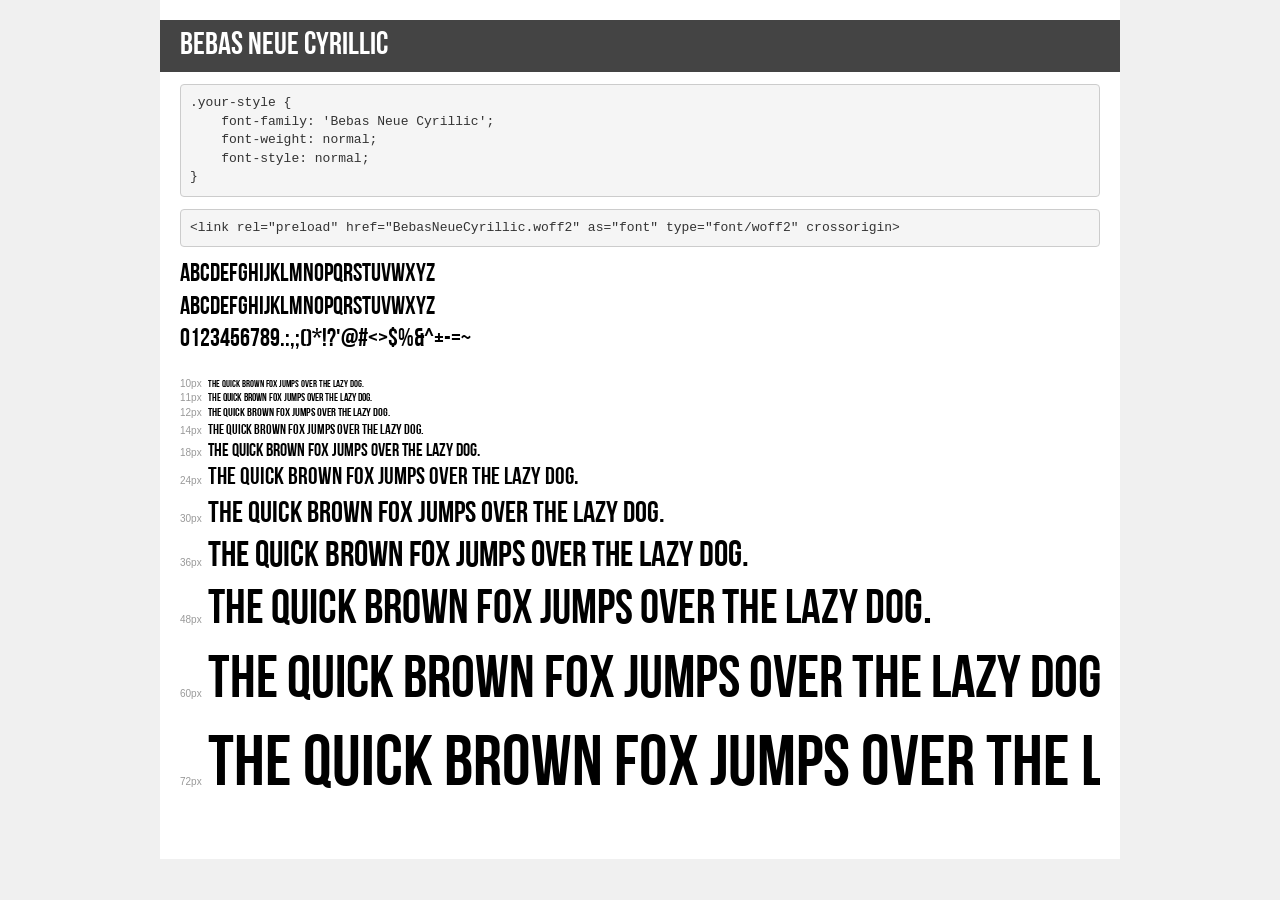
<file: fonts/Bebas-Neue-Cyrillic/demo.html>
<!DOCTYPE html>
<html lang="en">
<head>
    <meta charset="utf-8">
    <meta http-equiv="X-UA-Compatible" content="IE=edge">
    <meta name="viewport" content="width=device-width, initial-scale=1">
    <meta name="robots" content="noindex, noarchive">
    <meta name="format-detection" content="telephone=no">
    <title>Transfonter demo</title>
    <link href="stylesheet.css" rel="stylesheet">
    <style>
        /*
        http://meyerweb.com/eric/tools/css/reset/
        v2.0 | 20110126
        License: none (public domain)
        */
        html, body, div, span, applet, object, iframe,
        h1, h2, h3, h4, h5, h6, p, blockquote, pre,
        a, abbr, acronym, address, big, cite, code,
        del, dfn, em, img, ins, kbd, q, s, samp,
        small, strike, strong, sub, sup, tt, var,
        b, u, i, center,
        dl, dt, dd, ol, ul, li,
        fieldset, form, label, legend,
        table, caption, tbody, tfoot, thead, tr, th, td,
        article, aside, canvas, details, embed,
        figure, figcaption, footer, header, hgroup,
        menu, nav, output, ruby, section, summary,
        time, mark, audio, video {
            margin: 0;
            padding: 0;
            border: 0;
            font-size: 100%;
            font: inherit;
            vertical-align: baseline;
        }
        /* HTML5 display-role reset for older browsers */
        article, aside, details, figcaption, figure,
        footer, header, hgroup, menu, nav, section {
            display: block;
        }
        body {
            line-height: 1;
        }
        ol, ul {
            list-style: none;
        }
        blockquote, q {
            quotes: none;
        }
        blockquote:before, blockquote:after,
        q:before, q:after {
            content: '';
            content: none;
        }
        table {
            border-collapse: collapse;
            border-spacing: 0;
        }
        /* demo styles */
        body {
            background: #f0f0f0;
            color: #000;
        }
        .page {
            background: #fff;
            width: 920px;
            margin: 0 auto;
            padding: 20px 20px 0 20px;
            overflow: hidden;
        }
        .font-container {
            overflow-x: auto;
            overflow-y: hidden;
            margin-bottom: 40px;
            line-height: 1.3;
            white-space: nowrap;
            padding-bottom: 5px;
        }
        h1 {
            position: relative;
            background: #444;
            font-size: 32px;
            color: #fff;
            padding: 10px 20px;
            margin: 0 -20px 12px -20px;
        }
        .letters {
            font-size: 25px;
            margin-bottom: 20px;
        }
        .s10:before {
            content: '10px';
        }
        .s11:before {
            content: '11px';
        }
        .s12:before {
            content: '12px';
        }
        .s14:before {
            content: '14px';
        }
        .s18:before {
            content: '18px';
        }
        .s24:before {
            content: '24px';
        }
        .s30:before {
            content: '30px';
        }
        .s36:before {
            content: '36px';
        }
        .s48:before {
            content: '48px';
        }
        .s60:before {
            content: '60px';
        }
        .s72:before {
            content: '72px';
        }
        .s10:before, .s11:before, .s12:before, .s14:before,
        .s18:before, .s24:before, .s30:before, .s36:before,
        .s48:before, .s60:before, .s72:before {
            font-family: Arial, sans-serif;
            font-size: 10px;
            font-weight: normal;
            font-style: normal;
            color: #999;
            padding-right: 6px;
        }
        pre {
            display: block;
            padding: 9px;
            margin: 0 0 12px;
            font-family: Monaco, Menlo, Consolas, "Courier New", monospace;
            font-size: 13px;
            line-height: 1.428571429;
            color: #333;
            font-weight: normal;
            font-style: normal;
            background-color: #f5f5f5;
            border: 1px solid #ccc;
            overflow-x: auto;
            border-radius: 4px;
        }
        /* responsive */
        @media (max-width: 959px) {
            .page {
                width: auto;
                margin: 0;
            }
        }
    </style>
</head>
<body>
<div class="page">
    <div class="demo">
        <h1 style="font-family: 'Bebas Neue Cyrillic'; font-weight: normal; font-style: normal;">Bebas Neue Cyrillic</h1>
        <pre title="Usage">.your-style {
    font-family: 'Bebas Neue Cyrillic';
    font-weight: normal;
    font-style: normal;
}</pre>
        <pre title="Preload (optional)">
&lt;link rel=&quot;preload&quot; href=&quot;BebasNeueCyrillic.woff2&quot; as=&quot;font&quot; type=&quot;font/woff2&quot; crossorigin&gt;</pre>
        <div class="font-container" style="font-family: 'Bebas Neue Cyrillic'; font-weight: normal; font-style: normal;">
            <p class="letters">
                abcdefghijklmnopqrstuvwxyz<br>
ABCDEFGHIJKLMNOPQRSTUVWXYZ<br>
                0123456789.:,;()*!?'@#&lt;&gt;$%&^+-=~
            </p>
            <p class="s10" style="font-size: 10px;">The quick brown fox jumps over the lazy dog.</p>
            <p class="s11" style="font-size: 11px;">The quick brown fox jumps over the lazy dog.</p>
            <p class="s12" style="font-size: 12px;">The quick brown fox jumps over the lazy dog.</p>
            <p class="s14" style="font-size: 14px;">The quick brown fox jumps over the lazy dog.</p>
            <p class="s18" style="font-size: 18px;">The quick brown fox jumps over the lazy dog.</p>
            <p class="s24" style="font-size: 24px;">The quick brown fox jumps over the lazy dog.</p>
            <p class="s30" style="font-size: 30px;">The quick brown fox jumps over the lazy dog.</p>
            <p class="s36" style="font-size: 36px;">The quick brown fox jumps over the lazy dog.</p>
            <p class="s48" style="font-size: 48px;">The quick brown fox jumps over the lazy dog.</p>
            <p class="s60" style="font-size: 60px;">The quick brown fox jumps over the lazy dog.</p>
            <p class="s72" style="font-size: 72px;">The quick brown fox jumps over the lazy dog.</p>
        </div>
    </div>

</div>
</body>
</html>
</file>
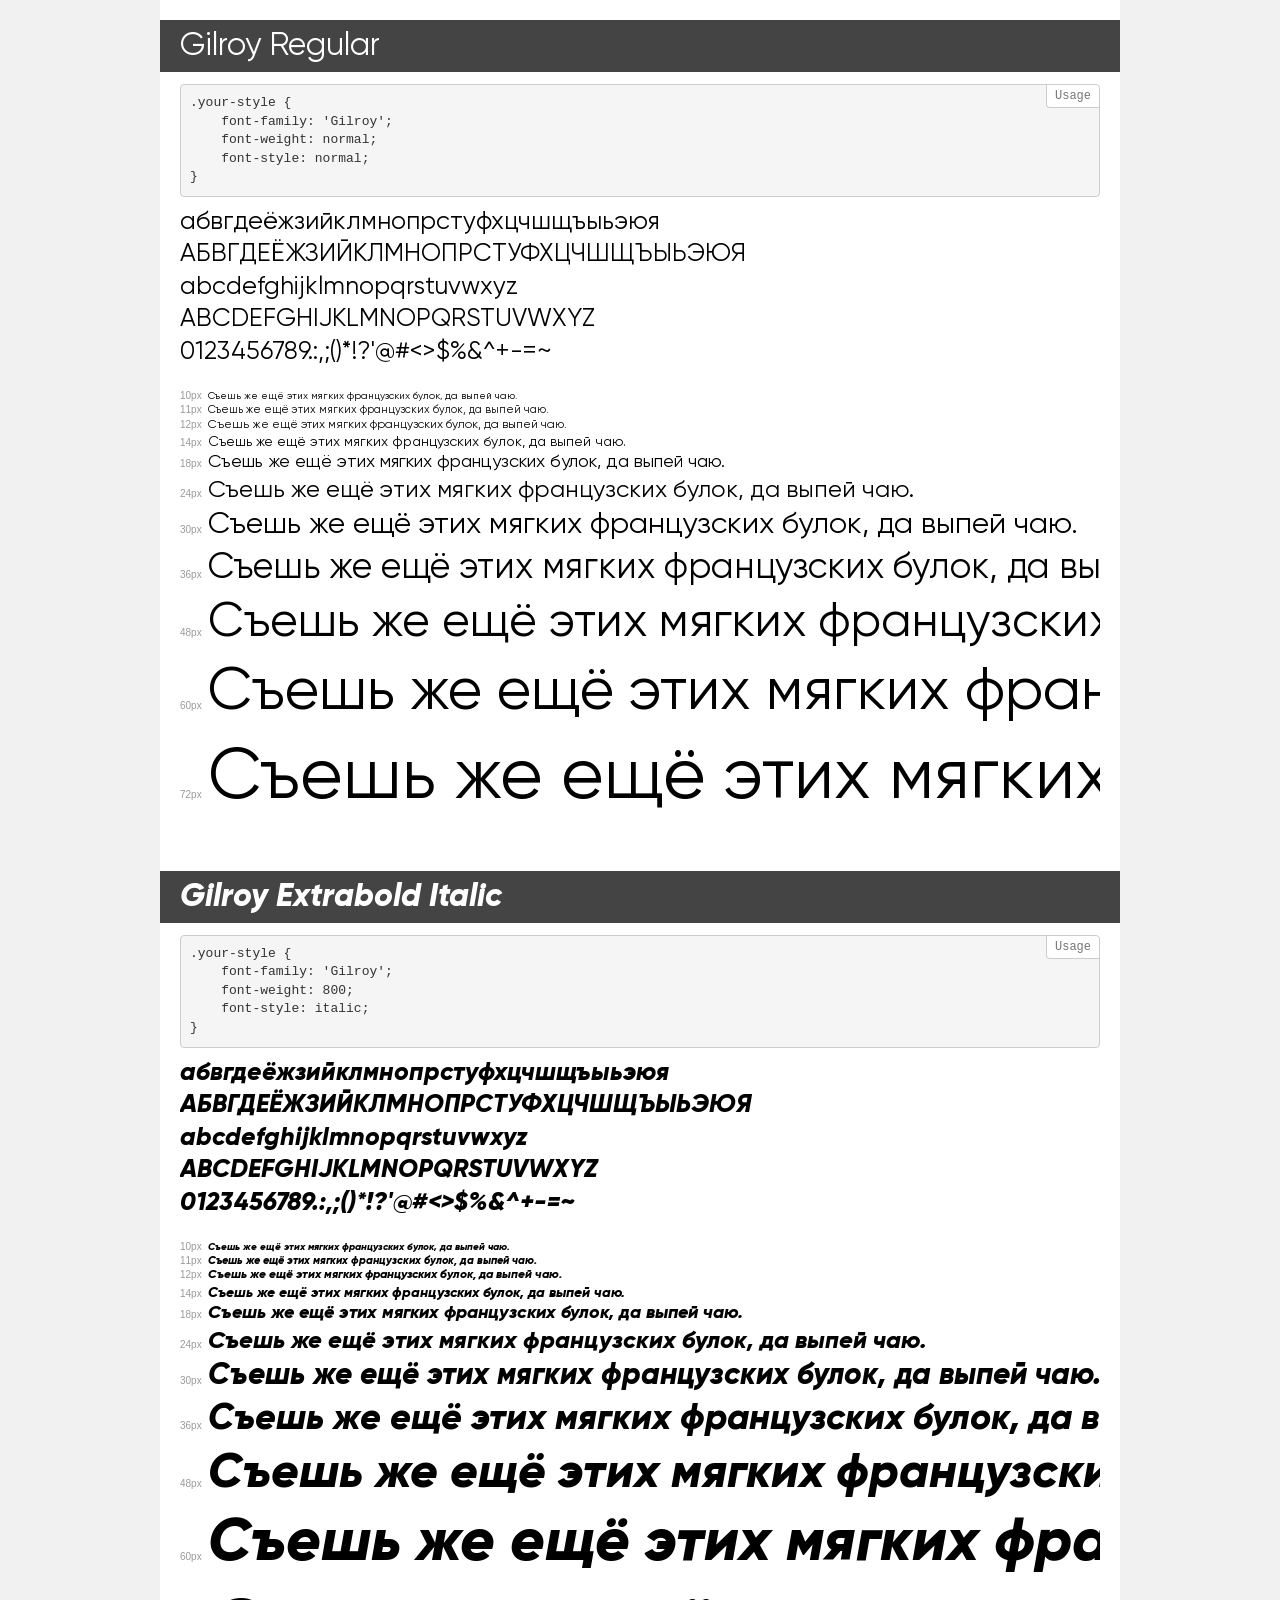
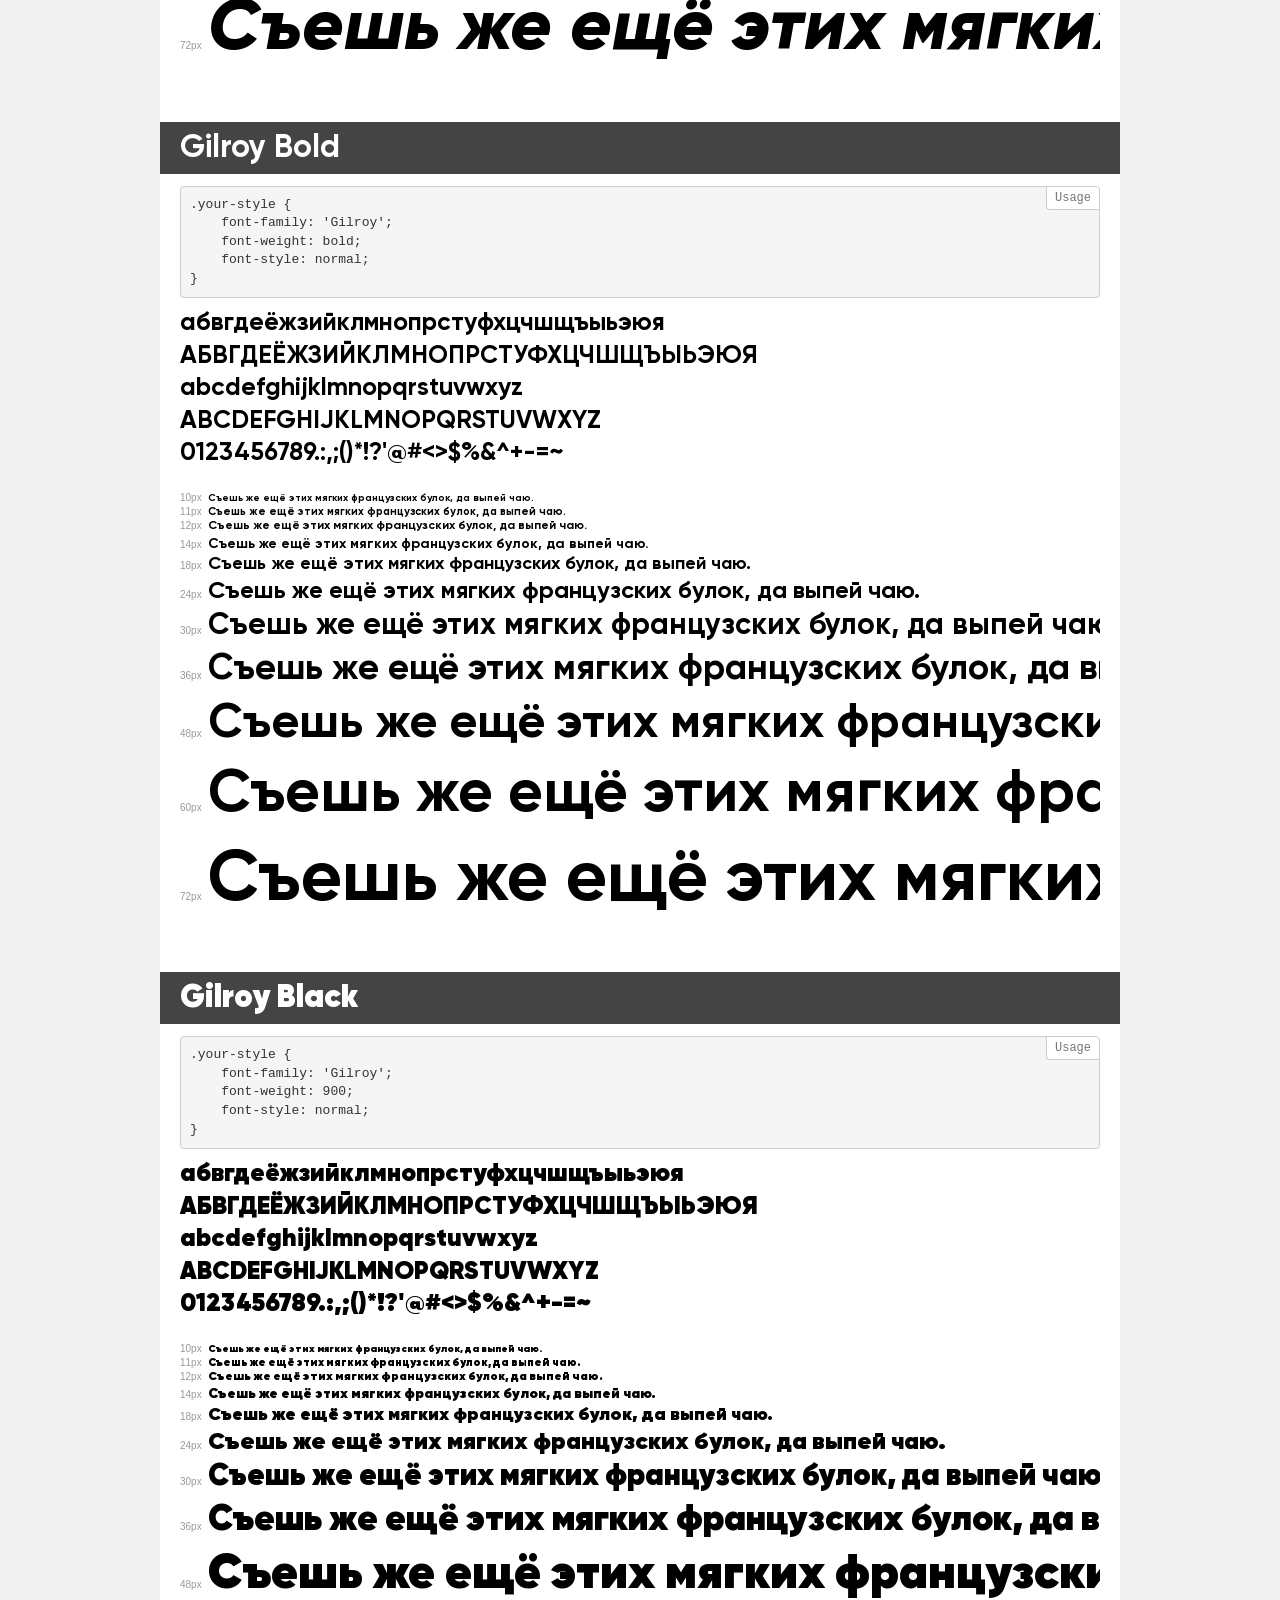
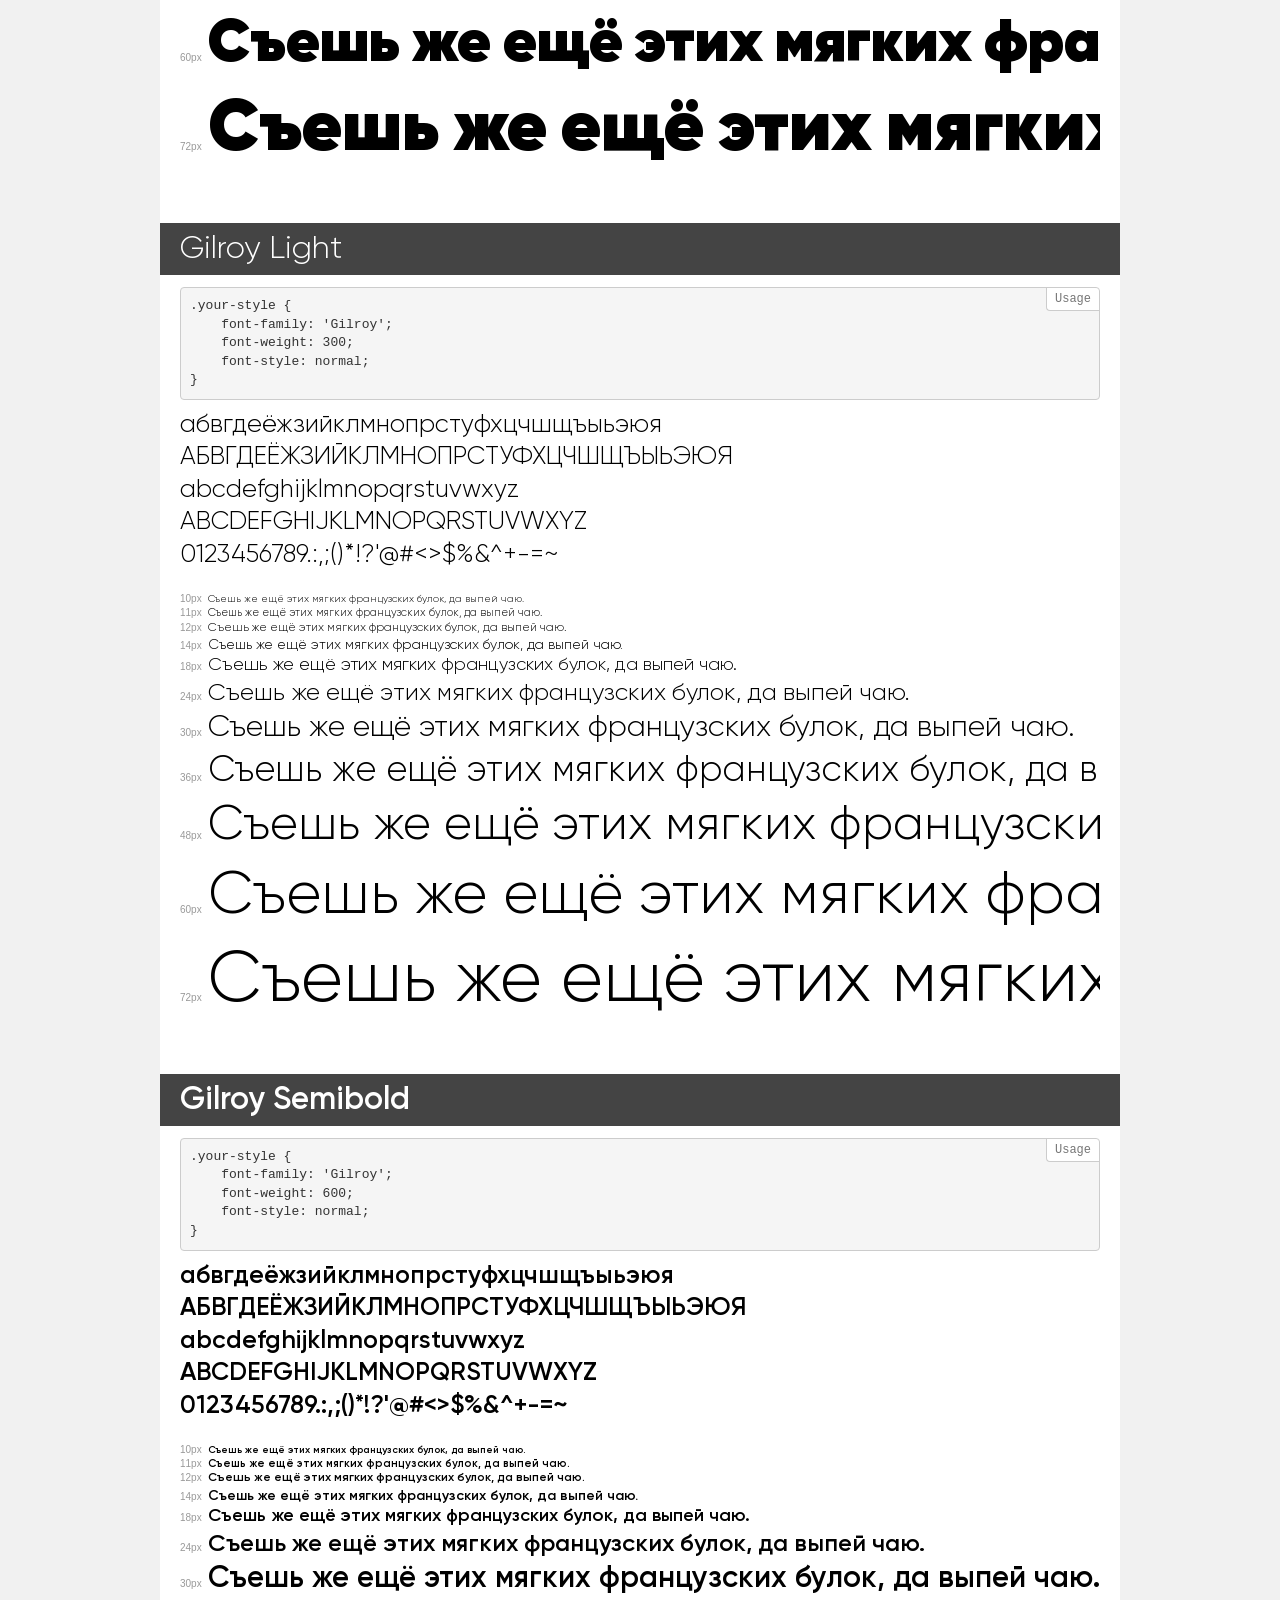
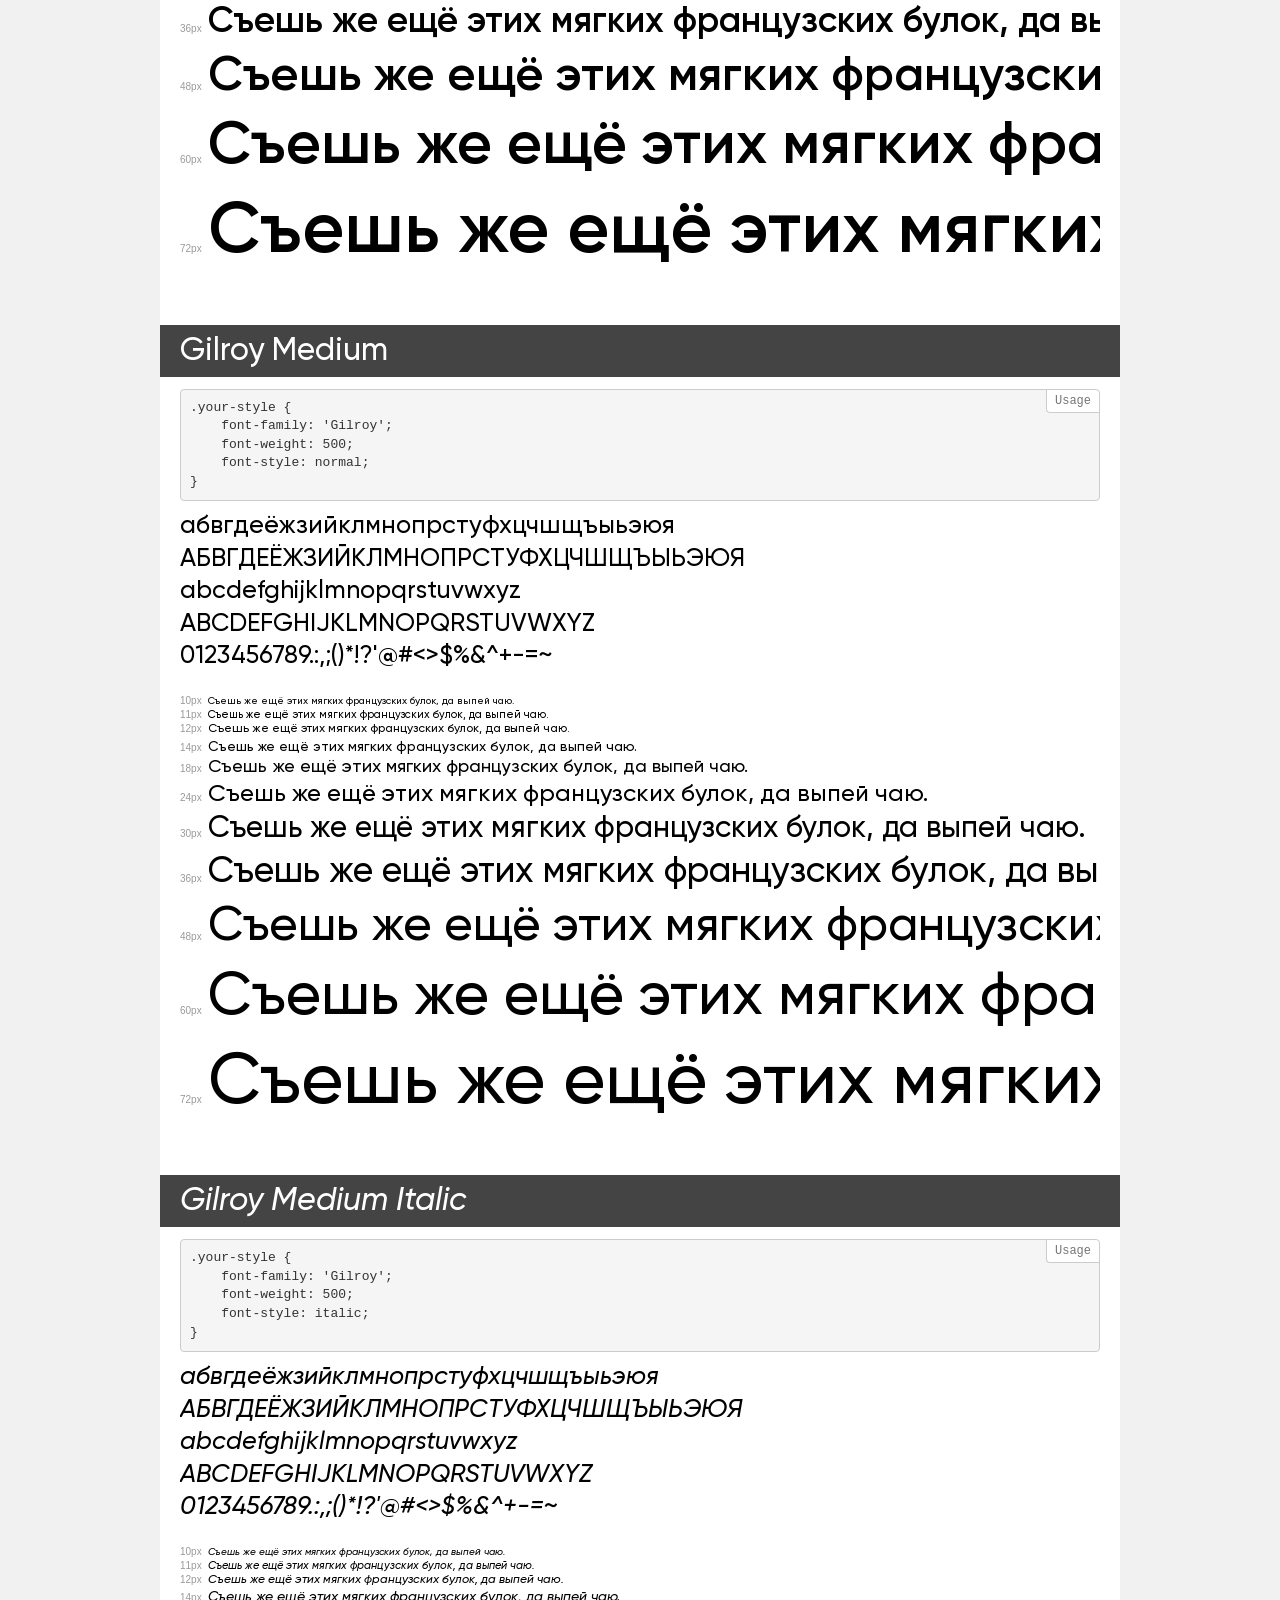
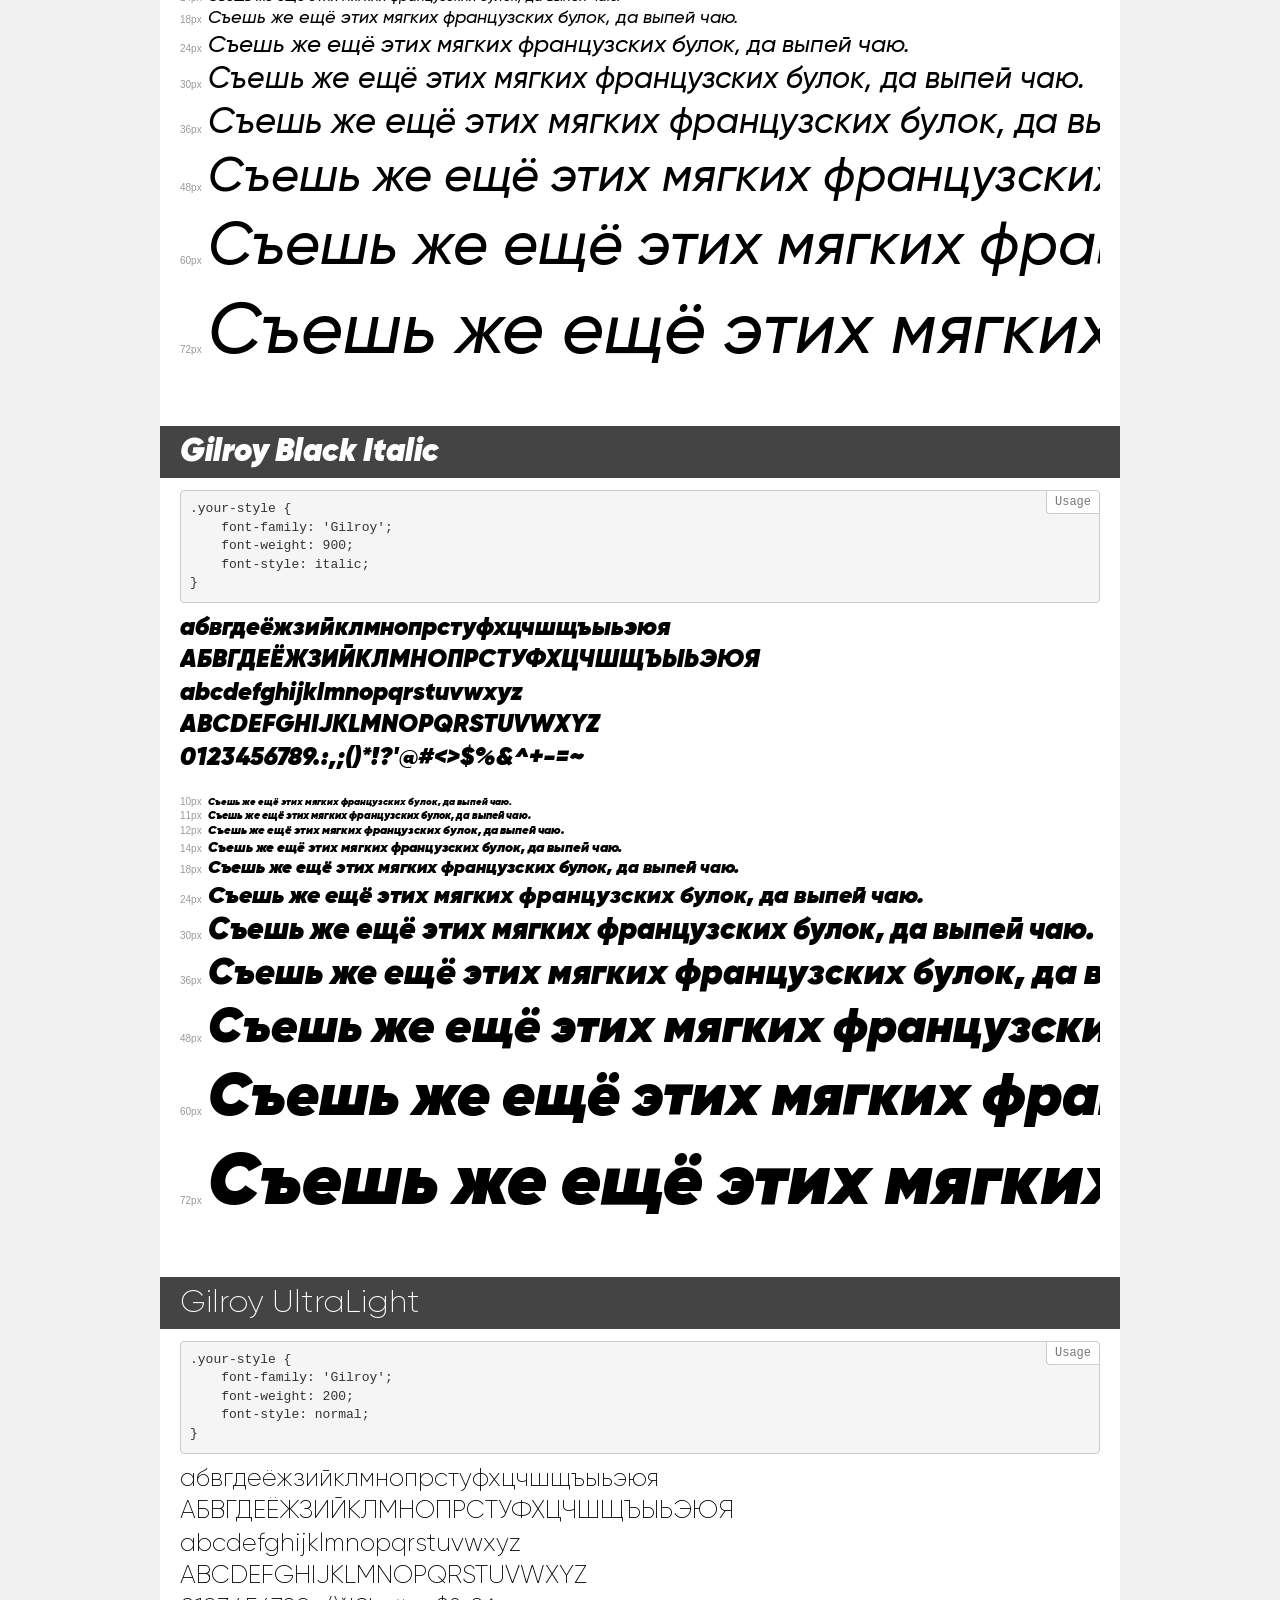
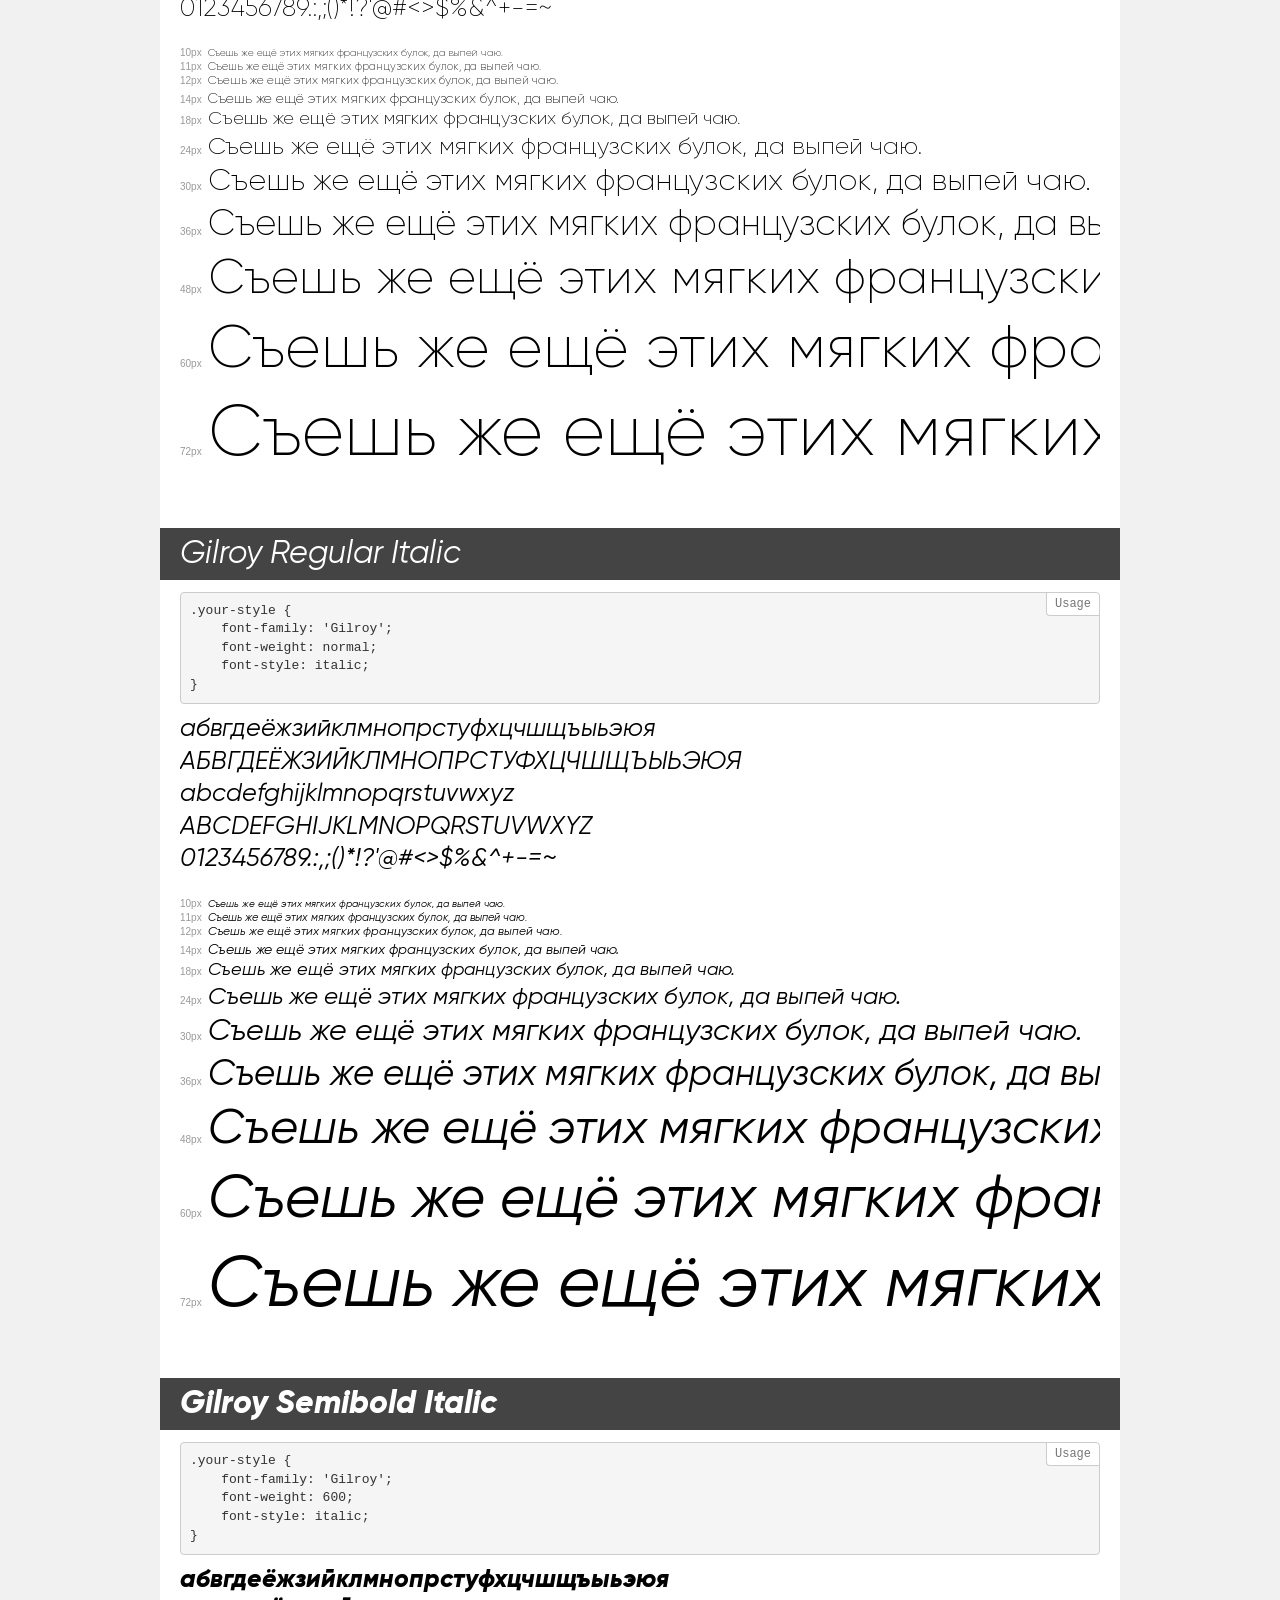
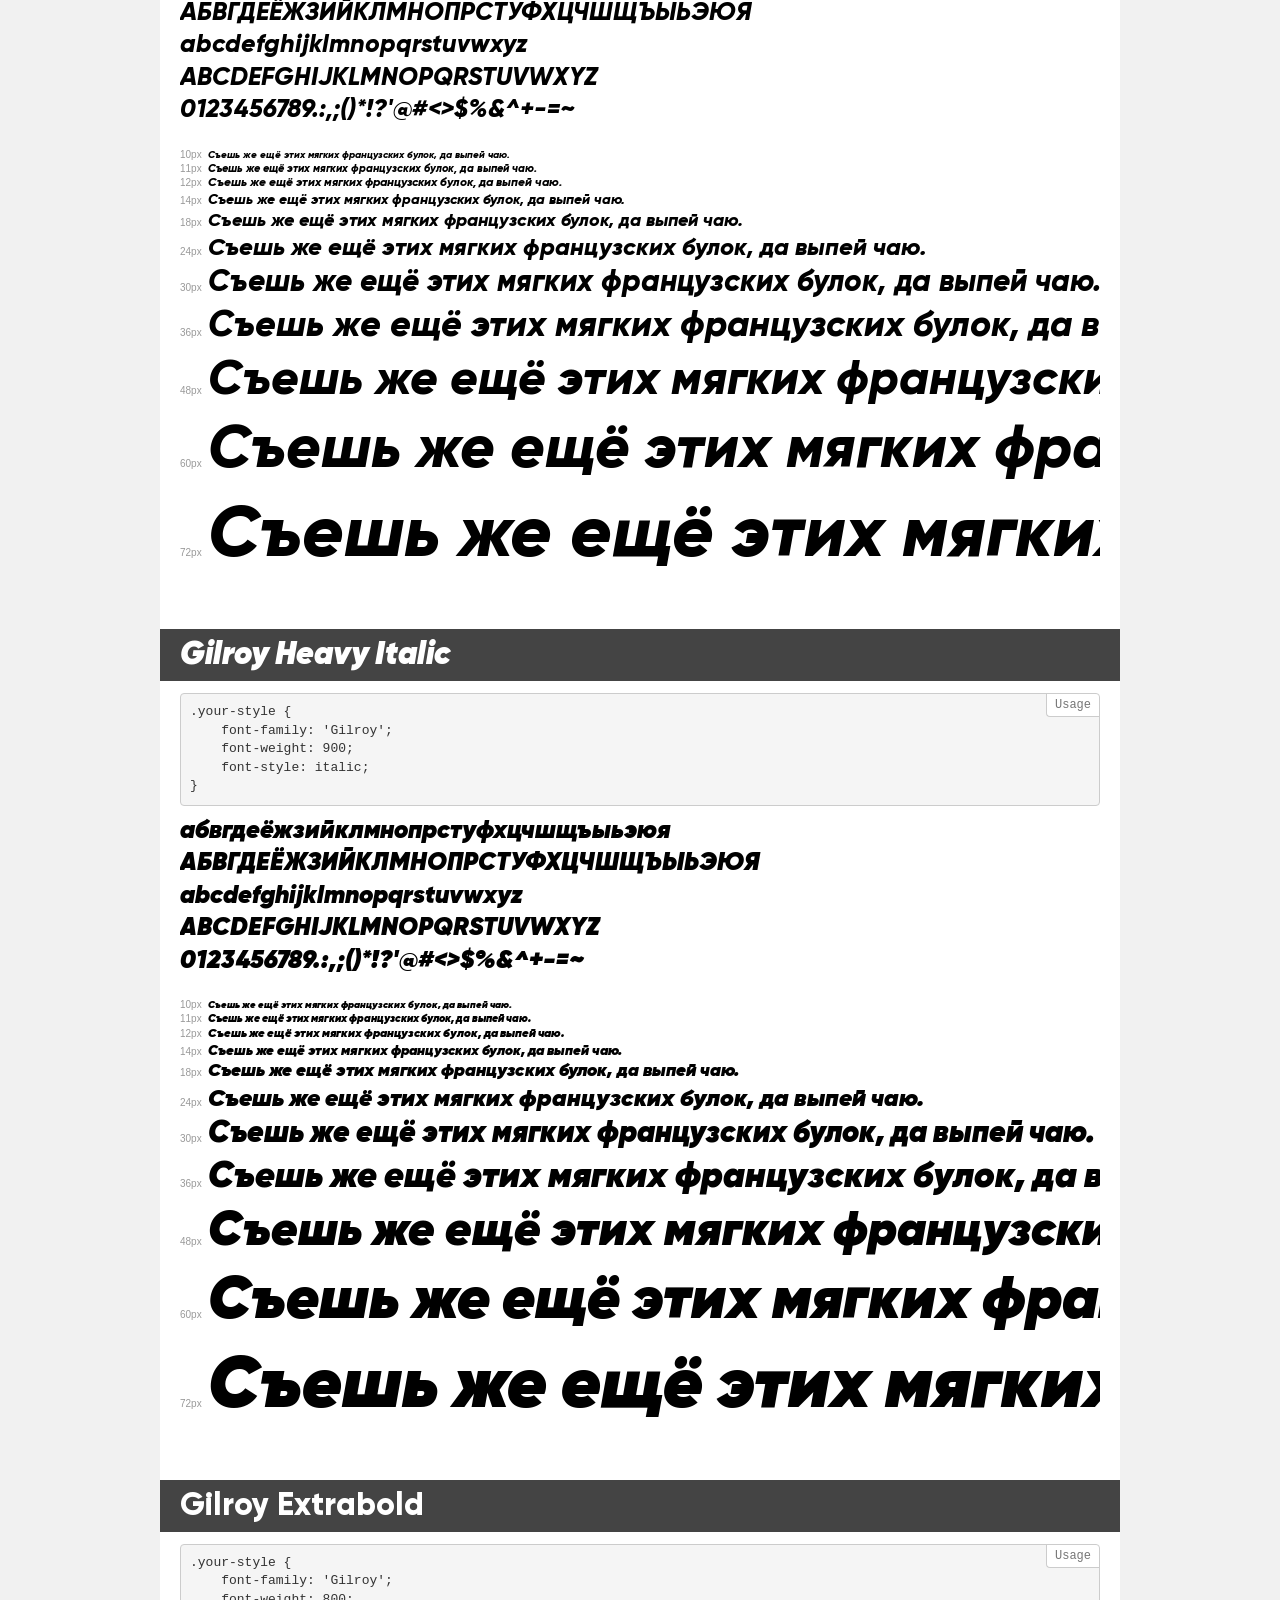
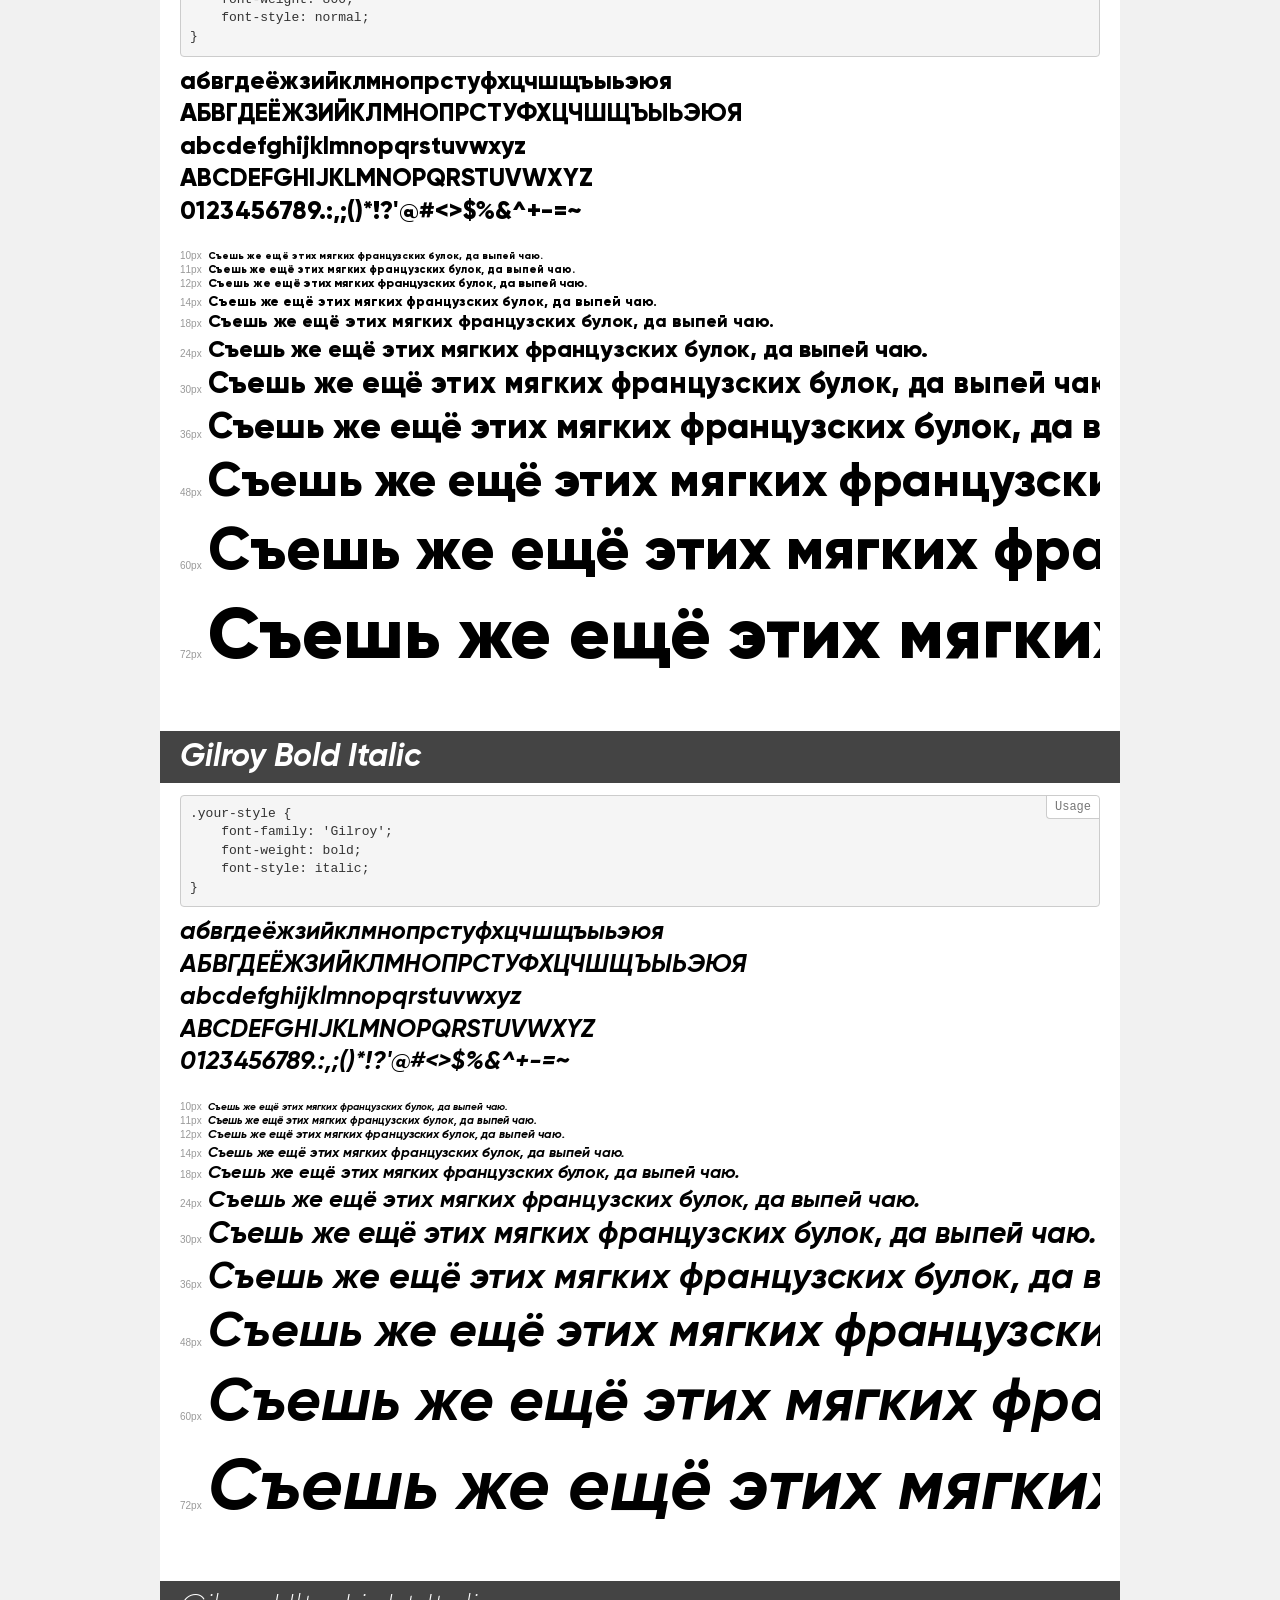
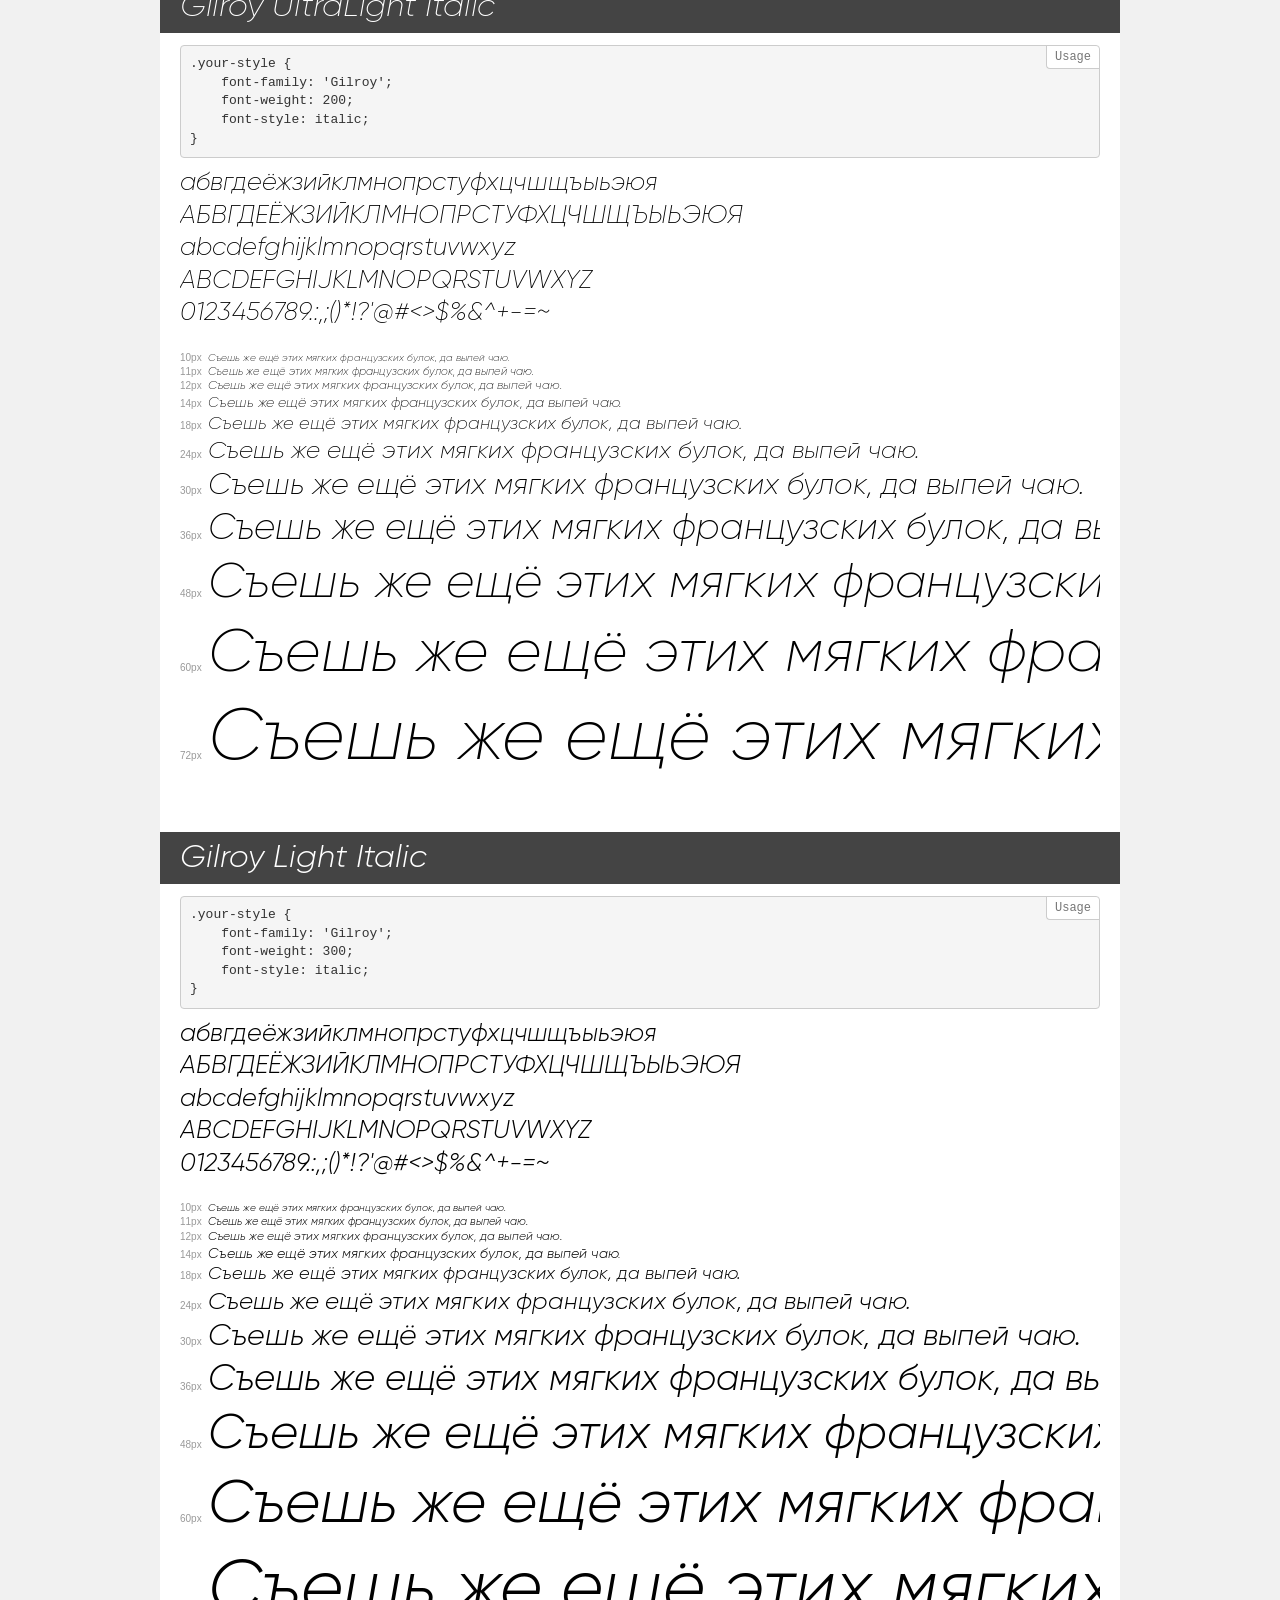
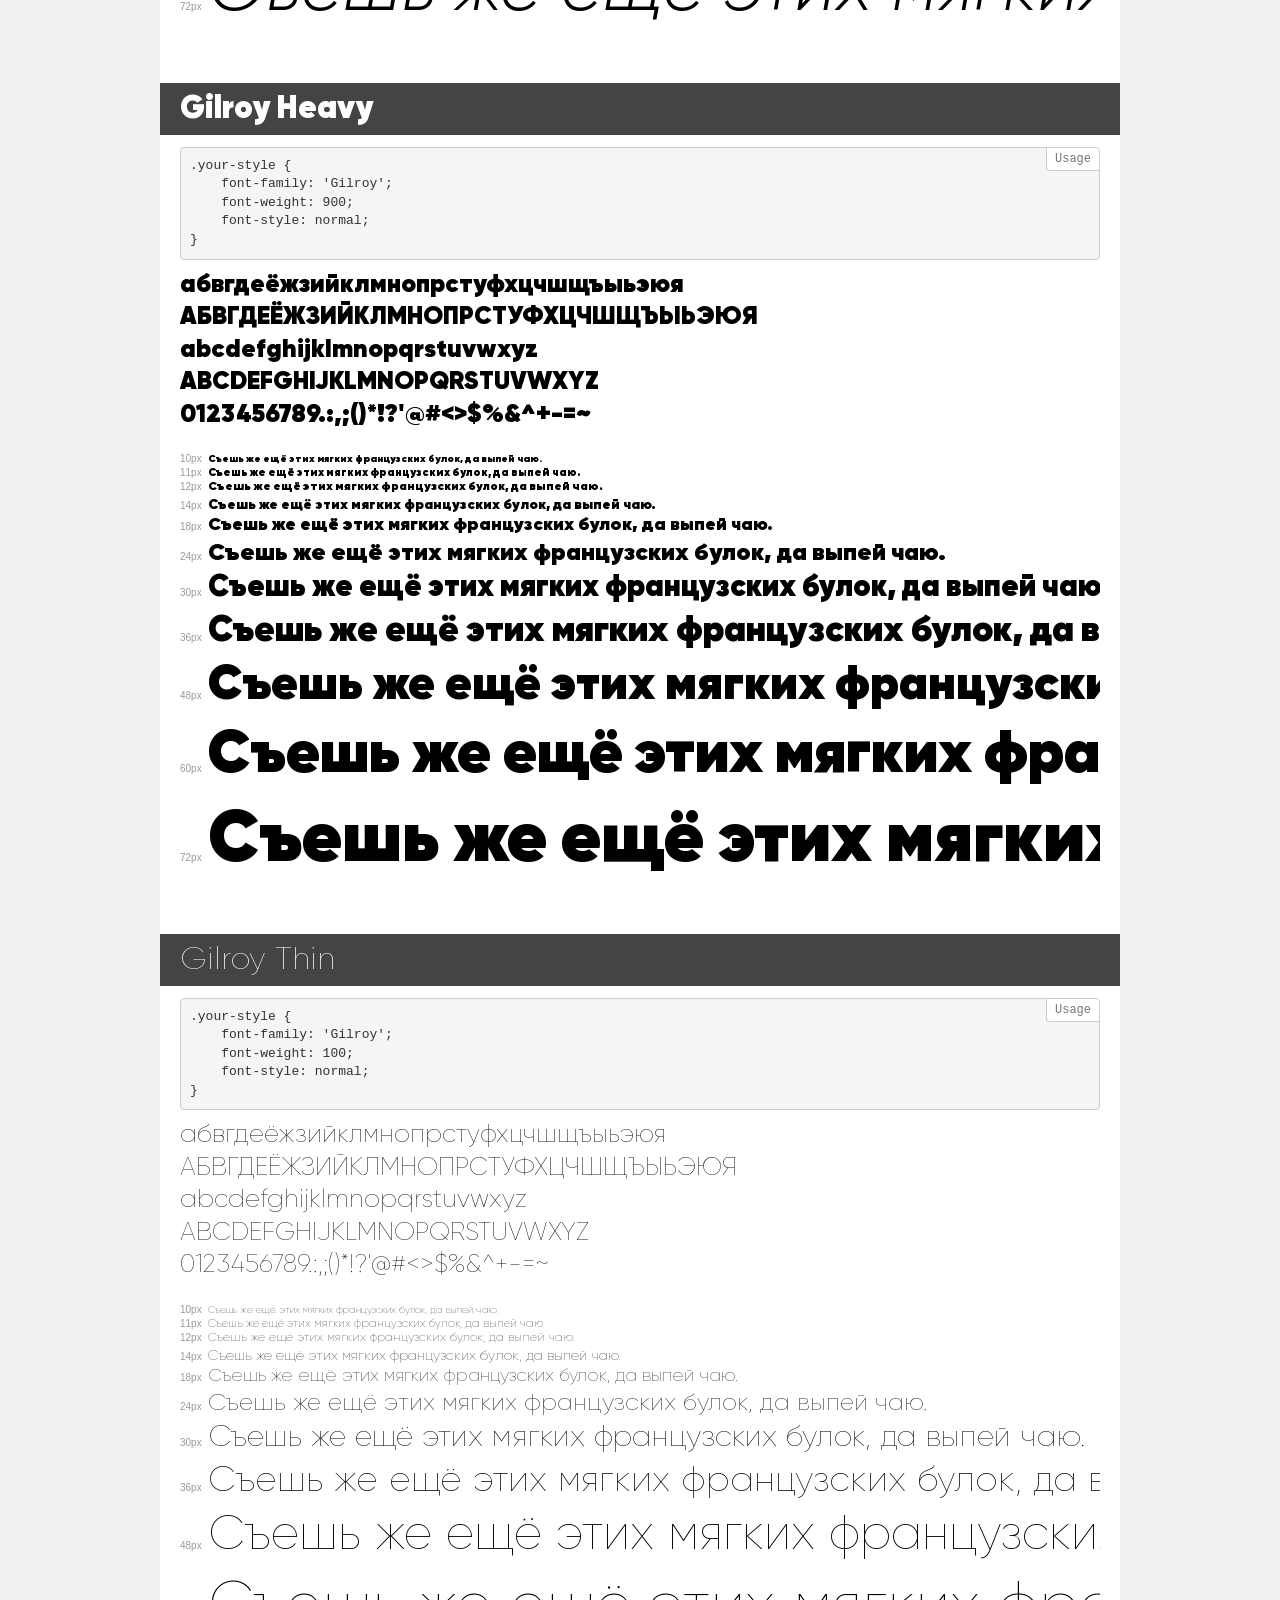
<file: fonts/Gilroy/demo.html>
<!DOCTYPE html>
<html>
<head>
    <meta charset="utf-8">
    <meta http-equiv="X-UA-Compatible" content="IE=edge">
    <meta name="viewport" content="width=device-width, initial-scale=1">
    <meta name="robots" content="noindex, noarchive">
    <meta name="format-detection" content="telephone=no">
    <title>Transfonter demo</title>
    <link href="stylesheet.css" rel="stylesheet">
    <style>
        /*
        http://meyerweb.com/eric/tools/css/reset/
        v2.0 | 20110126
        License: none (public domain)
        */
        html, body, div, span, applet, object, iframe,
        h1, h2, h3, h4, h5, h6, p, blockquote, pre,
        a, abbr, acronym, address, big, cite, code,
        del, dfn, em, img, ins, kbd, q, s, samp,
        small, strike, strong, sub, sup, tt, var,
        b, u, i, center,
        dl, dt, dd, ol, ul, li,
        fieldset, form, label, legend,
        table, caption, tbody, tfoot, thead, tr, th, td,
        article, aside, canvas, details, embed,
        figure, figcaption, footer, header, hgroup,
        menu, nav, output, ruby, section, summary,
        time, mark, audio, video {
            margin: 0;
            padding: 0;
            border: 0;
            font-size: 100%;
            font: inherit;
            vertical-align: baseline;
        }
        /* HTML5 display-role reset for older browsers */
        article, aside, details, figcaption, figure,
        footer, header, hgroup, menu, nav, section {
            display: block;
        }
        body {
            line-height: 1;
        }
        ol, ul {
            list-style: none;
        }
        blockquote, q {
            quotes: none;
        }
        blockquote:before, blockquote:after,
        q:before, q:after {
            content: '';
            content: none;
        }
        table {
            border-collapse: collapse;
            border-spacing: 0;
        }
        /* common styles */
        body {
            background: #f1f1f1;
            color: #000;
        }
        .page {
            background: #fff;
            width: 920px;
            margin: 0 auto;
            padding: 20px 20px 0 20px;
            overflow: hidden;
        }
        .font-container {
            overflow-x: auto;
            overflow-y: hidden;
            margin-bottom: 40px;
            line-height: 1.3;
            white-space: nowrap;
            padding-bottom: 5px;
        }
        h1 {
            position: relative;
            background: #444;
            font-size: 32px;
            color: #fff;
            padding: 10px 20px;
            margin: 0 -20px 12px -20px;
        }
        .letters {
            font-size: 25px;
            margin-bottom: 20px;
        }
        .s10:before {
            content: '10px';
        }
        .s11:before {
            content: '11px';
        }
        .s12:before {
            content: '12px';
        }
        .s14:before {
            content: '14px';
        }
        .s18:before {
            content: '18px';
        }
        .s24:before {
            content: '24px';
        }
        .s30:before {
            content: '30px';
        }
        .s36:before {
            content: '36px';
        }
        .s48:before {
            content: '48px';
        }
        .s60:before {
            content: '60px';
        }
        .s72:before {
            content: '72px';
        }
        .s10:before, .s11:before, .s12:before, .s14:before,
        .s18:before, .s24:before, .s30:before, .s36:before,
        .s48:before, .s60:before, .s72:before {
            font-family: Arial, sans-serif;
            font-size: 10px;
            font-weight: normal;
            font-style: normal;
            color: #999;
            padding-right: 6px;
        }
        pre {
            display: block;
            position: relative;
            padding: 9px;
            margin: 0 0 10px;
            font-family: Monaco, Menlo, Consolas, "Courier New", monospace !important;
            font-size: 13px;
            line-height: 1.428571429;
            color: #333;
            font-weight: normal !important;
            font-style: normal !important;
            background-color: #f5f5f5;
            border: 1px solid #ccc;
            overflow-x: auto;
            border-radius: 4px;
        }
        pre:after {
            display: block;
            position: absolute;
            right: 0;
            top: 0;
            content: 'Usage';
            line-height: 1;
            padding: 5px 8px;
            font-size: 12px;
            color: #767676;
            background-color: #fff;
            border: 1px solid #ccc;
            border-right: none;
            border-top: none;
            border-radius: 0 4px 0 4px;
            z-index: 10;
        }
        /* responsive */
        @media (max-width: 959px) {
            .page {
                width: auto;
                margin: 0;
            }
        }
    </style>
</head>
<body>
<div class="page">
    <div class="demo" style="font-family: 'Gilroy'; font-weight: normal; font-style: normal;">
        <h1>Gilroy Regular</h1>
        <pre>.your-style {
    font-family: 'Gilroy';
    font-weight: normal;
    font-style: normal;
}</pre>
        <div class="font-container">
            <p class="letters">
                абвгдеёжзийклмнопрстуфхцчшщъыьэюя<br>
АБВГДЕЁЖЗИЙКЛМНОПРСТУФХЦЧШЩЪЫЬЭЮЯ<br>
abcdefghijklmnopqrstuvwxyz<br>
ABCDEFGHIJKLMNOPQRSTUVWXYZ<br>
                0123456789.:,;()*!?'@#<>$%&^+-=~
            </p>
            <p class="s10" style="font-size: 10px;">Съешь же ещё этих мягких французских булок, да выпей чаю.</p>
            <p class="s11" style="font-size: 11px;">Съешь же ещё этих мягких французских булок, да выпей чаю.</p>
            <p class="s12" style="font-size: 12px;">Съешь же ещё этих мягких французских булок, да выпей чаю.</p>
            <p class="s14" style="font-size: 14px;">Съешь же ещё этих мягких французских булок, да выпей чаю.</p>
            <p class="s18" style="font-size: 18px;">Съешь же ещё этих мягких французских булок, да выпей чаю.</p>
            <p class="s24" style="font-size: 24px;">Съешь же ещё этих мягких французских булок, да выпей чаю.</p>
            <p class="s30" style="font-size: 30px;">Съешь же ещё этих мягких французских булок, да выпей чаю.</p>
            <p class="s36" style="font-size: 36px;">Съешь же ещё этих мягких французских булок, да выпей чаю.</p>
            <p class="s48" style="font-size: 48px;">Съешь же ещё этих мягких французских булок, да выпей чаю.</p>
            <p class="s60" style="font-size: 60px;">Съешь же ещё этих мягких французских булок, да выпей чаю.</p>
            <p class="s72" style="font-size: 72px;">Съешь же ещё этих мягких французских булок, да выпей чаю.</p>
        </div>
    </div>
    <div class="demo" style="font-family: 'Gilroy'; font-weight: 800; font-style: italic;">
        <h1>Gilroy Extrabold Italic</h1>
        <pre>.your-style {
    font-family: 'Gilroy';
    font-weight: 800;
    font-style: italic;
}</pre>
        <div class="font-container">
            <p class="letters">
                абвгдеёжзийклмнопрстуфхцчшщъыьэюя<br>
АБВГДЕЁЖЗИЙКЛМНОПРСТУФХЦЧШЩЪЫЬЭЮЯ<br>
abcdefghijklmnopqrstuvwxyz<br>
ABCDEFGHIJKLMNOPQRSTUVWXYZ<br>
                0123456789.:,;()*!?'@#<>$%&^+-=~
            </p>
            <p class="s10" style="font-size: 10px;">Съешь же ещё этих мягких французских булок, да выпей чаю.</p>
            <p class="s11" style="font-size: 11px;">Съешь же ещё этих мягких французских булок, да выпей чаю.</p>
            <p class="s12" style="font-size: 12px;">Съешь же ещё этих мягких французских булок, да выпей чаю.</p>
            <p class="s14" style="font-size: 14px;">Съешь же ещё этих мягких французских булок, да выпей чаю.</p>
            <p class="s18" style="font-size: 18px;">Съешь же ещё этих мягких французских булок, да выпей чаю.</p>
            <p class="s24" style="font-size: 24px;">Съешь же ещё этих мягких французских булок, да выпей чаю.</p>
            <p class="s30" style="font-size: 30px;">Съешь же ещё этих мягких французских булок, да выпей чаю.</p>
            <p class="s36" style="font-size: 36px;">Съешь же ещё этих мягких французских булок, да выпей чаю.</p>
            <p class="s48" style="font-size: 48px;">Съешь же ещё этих мягких французских булок, да выпей чаю.</p>
            <p class="s60" style="font-size: 60px;">Съешь же ещё этих мягких французских булок, да выпей чаю.</p>
            <p class="s72" style="font-size: 72px;">Съешь же ещё этих мягких французских булок, да выпей чаю.</p>
        </div>
    </div>
    <div class="demo" style="font-family: 'Gilroy'; font-weight: bold; font-style: normal;">
        <h1>Gilroy Bold</h1>
        <pre>.your-style {
    font-family: 'Gilroy';
    font-weight: bold;
    font-style: normal;
}</pre>
        <div class="font-container">
            <p class="letters">
                абвгдеёжзийклмнопрстуфхцчшщъыьэюя<br>
АБВГДЕЁЖЗИЙКЛМНОПРСТУФХЦЧШЩЪЫЬЭЮЯ<br>
abcdefghijklmnopqrstuvwxyz<br>
ABCDEFGHIJKLMNOPQRSTUVWXYZ<br>
                0123456789.:,;()*!?'@#<>$%&^+-=~
            </p>
            <p class="s10" style="font-size: 10px;">Съешь же ещё этих мягких французских булок, да выпей чаю.</p>
            <p class="s11" style="font-size: 11px;">Съешь же ещё этих мягких французских булок, да выпей чаю.</p>
            <p class="s12" style="font-size: 12px;">Съешь же ещё этих мягких французских булок, да выпей чаю.</p>
            <p class="s14" style="font-size: 14px;">Съешь же ещё этих мягких французских булок, да выпей чаю.</p>
            <p class="s18" style="font-size: 18px;">Съешь же ещё этих мягких французских булок, да выпей чаю.</p>
            <p class="s24" style="font-size: 24px;">Съешь же ещё этих мягких французских булок, да выпей чаю.</p>
            <p class="s30" style="font-size: 30px;">Съешь же ещё этих мягких французских булок, да выпей чаю.</p>
            <p class="s36" style="font-size: 36px;">Съешь же ещё этих мягких французских булок, да выпей чаю.</p>
            <p class="s48" style="font-size: 48px;">Съешь же ещё этих мягких французских булок, да выпей чаю.</p>
            <p class="s60" style="font-size: 60px;">Съешь же ещё этих мягких французских булок, да выпей чаю.</p>
            <p class="s72" style="font-size: 72px;">Съешь же ещё этих мягких французских булок, да выпей чаю.</p>
        </div>
    </div>
    <div class="demo" style="font-family: 'Gilroy'; font-weight: 900; font-style: normal;">
        <h1>Gilroy Black</h1>
        <pre>.your-style {
    font-family: 'Gilroy';
    font-weight: 900;
    font-style: normal;
}</pre>
        <div class="font-container">
            <p class="letters">
                абвгдеёжзийклмнопрстуфхцчшщъыьэюя<br>
АБВГДЕЁЖЗИЙКЛМНОПРСТУФХЦЧШЩЪЫЬЭЮЯ<br>
abcdefghijklmnopqrstuvwxyz<br>
ABCDEFGHIJKLMNOPQRSTUVWXYZ<br>
                0123456789.:,;()*!?'@#<>$%&^+-=~
            </p>
            <p class="s10" style="font-size: 10px;">Съешь же ещё этих мягких французских булок, да выпей чаю.</p>
            <p class="s11" style="font-size: 11px;">Съешь же ещё этих мягких французских булок, да выпей чаю.</p>
            <p class="s12" style="font-size: 12px;">Съешь же ещё этих мягких французских булок, да выпей чаю.</p>
            <p class="s14" style="font-size: 14px;">Съешь же ещё этих мягких французских булок, да выпей чаю.</p>
            <p class="s18" style="font-size: 18px;">Съешь же ещё этих мягких французских булок, да выпей чаю.</p>
            <p class="s24" style="font-size: 24px;">Съешь же ещё этих мягких французских булок, да выпей чаю.</p>
            <p class="s30" style="font-size: 30px;">Съешь же ещё этих мягких французских булок, да выпей чаю.</p>
            <p class="s36" style="font-size: 36px;">Съешь же ещё этих мягких французских булок, да выпей чаю.</p>
            <p class="s48" style="font-size: 48px;">Съешь же ещё этих мягких французских булок, да выпей чаю.</p>
            <p class="s60" style="font-size: 60px;">Съешь же ещё этих мягких французских булок, да выпей чаю.</p>
            <p class="s72" style="font-size: 72px;">Съешь же ещё этих мягких французских булок, да выпей чаю.</p>
        </div>
    </div>
    <div class="demo" style="font-family: 'Gilroy'; font-weight: 300; font-style: normal;">
        <h1>Gilroy Light</h1>
        <pre>.your-style {
    font-family: 'Gilroy';
    font-weight: 300;
    font-style: normal;
}</pre>
        <div class="font-container">
            <p class="letters">
                абвгдеёжзийклмнопрстуфхцчшщъыьэюя<br>
АБВГДЕЁЖЗИЙКЛМНОПРСТУФХЦЧШЩЪЫЬЭЮЯ<br>
abcdefghijklmnopqrstuvwxyz<br>
ABCDEFGHIJKLMNOPQRSTUVWXYZ<br>
                0123456789.:,;()*!?'@#<>$%&^+-=~
            </p>
            <p class="s10" style="font-size: 10px;">Съешь же ещё этих мягких французских булок, да выпей чаю.</p>
            <p class="s11" style="font-size: 11px;">Съешь же ещё этих мягких французских булок, да выпей чаю.</p>
            <p class="s12" style="font-size: 12px;">Съешь же ещё этих мягких французских булок, да выпей чаю.</p>
            <p class="s14" style="font-size: 14px;">Съешь же ещё этих мягких французских булок, да выпей чаю.</p>
            <p class="s18" style="font-size: 18px;">Съешь же ещё этих мягких французских булок, да выпей чаю.</p>
            <p class="s24" style="font-size: 24px;">Съешь же ещё этих мягких французских булок, да выпей чаю.</p>
            <p class="s30" style="font-size: 30px;">Съешь же ещё этих мягких французских булок, да выпей чаю.</p>
            <p class="s36" style="font-size: 36px;">Съешь же ещё этих мягких французских булок, да выпей чаю.</p>
            <p class="s48" style="font-size: 48px;">Съешь же ещё этих мягких французских булок, да выпей чаю.</p>
            <p class="s60" style="font-size: 60px;">Съешь же ещё этих мягких французских булок, да выпей чаю.</p>
            <p class="s72" style="font-size: 72px;">Съешь же ещё этих мягких французских булок, да выпей чаю.</p>
        </div>
    </div>
    <div class="demo" style="font-family: 'Gilroy'; font-weight: 600; font-style: normal;">
        <h1>Gilroy Semibold</h1>
        <pre>.your-style {
    font-family: 'Gilroy';
    font-weight: 600;
    font-style: normal;
}</pre>
        <div class="font-container">
            <p class="letters">
                абвгдеёжзийклмнопрстуфхцчшщъыьэюя<br>
АБВГДЕЁЖЗИЙКЛМНОПРСТУФХЦЧШЩЪЫЬЭЮЯ<br>
abcdefghijklmnopqrstuvwxyz<br>
ABCDEFGHIJKLMNOPQRSTUVWXYZ<br>
                0123456789.:,;()*!?'@#<>$%&^+-=~
            </p>
            <p class="s10" style="font-size: 10px;">Съешь же ещё этих мягких французских булок, да выпей чаю.</p>
            <p class="s11" style="font-size: 11px;">Съешь же ещё этих мягких французских булок, да выпей чаю.</p>
            <p class="s12" style="font-size: 12px;">Съешь же ещё этих мягких французских булок, да выпей чаю.</p>
            <p class="s14" style="font-size: 14px;">Съешь же ещё этих мягких французских булок, да выпей чаю.</p>
            <p class="s18" style="font-size: 18px;">Съешь же ещё этих мягких французских булок, да выпей чаю.</p>
            <p class="s24" style="font-size: 24px;">Съешь же ещё этих мягких французских булок, да выпей чаю.</p>
            <p class="s30" style="font-size: 30px;">Съешь же ещё этих мягких французских булок, да выпей чаю.</p>
            <p class="s36" style="font-size: 36px;">Съешь же ещё этих мягких французских булок, да выпей чаю.</p>
            <p class="s48" style="font-size: 48px;">Съешь же ещё этих мягких французских булок, да выпей чаю.</p>
            <p class="s60" style="font-size: 60px;">Съешь же ещё этих мягких французских булок, да выпей чаю.</p>
            <p class="s72" style="font-size: 72px;">Съешь же ещё этих мягких французских булок, да выпей чаю.</p>
        </div>
    </div>
    <div class="demo" style="font-family: 'Gilroy'; font-weight: 500; font-style: normal;">
        <h1>Gilroy Medium</h1>
        <pre>.your-style {
    font-family: 'Gilroy';
    font-weight: 500;
    font-style: normal;
}</pre>
        <div class="font-container">
            <p class="letters">
                абвгдеёжзийклмнопрстуфхцчшщъыьэюя<br>
АБВГДЕЁЖЗИЙКЛМНОПРСТУФХЦЧШЩЪЫЬЭЮЯ<br>
abcdefghijklmnopqrstuvwxyz<br>
ABCDEFGHIJKLMNOPQRSTUVWXYZ<br>
                0123456789.:,;()*!?'@#<>$%&^+-=~
            </p>
            <p class="s10" style="font-size: 10px;">Съешь же ещё этих мягких французских булок, да выпей чаю.</p>
            <p class="s11" style="font-size: 11px;">Съешь же ещё этих мягких французских булок, да выпей чаю.</p>
            <p class="s12" style="font-size: 12px;">Съешь же ещё этих мягких французских булок, да выпей чаю.</p>
            <p class="s14" style="font-size: 14px;">Съешь же ещё этих мягких французских булок, да выпей чаю.</p>
            <p class="s18" style="font-size: 18px;">Съешь же ещё этих мягких французских булок, да выпей чаю.</p>
            <p class="s24" style="font-size: 24px;">Съешь же ещё этих мягких французских булок, да выпей чаю.</p>
            <p class="s30" style="font-size: 30px;">Съешь же ещё этих мягких французских булок, да выпей чаю.</p>
            <p class="s36" style="font-size: 36px;">Съешь же ещё этих мягких французских булок, да выпей чаю.</p>
            <p class="s48" style="font-size: 48px;">Съешь же ещё этих мягких французских булок, да выпей чаю.</p>
            <p class="s60" style="font-size: 60px;">Съешь же ещё этих мягких французских булок, да выпей чаю.</p>
            <p class="s72" style="font-size: 72px;">Съешь же ещё этих мягких французских булок, да выпей чаю.</p>
        </div>
    </div>
    <div class="demo" style="font-family: 'Gilroy'; font-weight: 500; font-style: italic;">
        <h1>Gilroy Medium Italic</h1>
        <pre>.your-style {
    font-family: 'Gilroy';
    font-weight: 500;
    font-style: italic;
}</pre>
        <div class="font-container">
            <p class="letters">
                абвгдеёжзийклмнопрстуфхцчшщъыьэюя<br>
АБВГДЕЁЖЗИЙКЛМНОПРСТУФХЦЧШЩЪЫЬЭЮЯ<br>
abcdefghijklmnopqrstuvwxyz<br>
ABCDEFGHIJKLMNOPQRSTUVWXYZ<br>
                0123456789.:,;()*!?'@#<>$%&^+-=~
            </p>
            <p class="s10" style="font-size: 10px;">Съешь же ещё этих мягких французских булок, да выпей чаю.</p>
            <p class="s11" style="font-size: 11px;">Съешь же ещё этих мягких французских булок, да выпей чаю.</p>
            <p class="s12" style="font-size: 12px;">Съешь же ещё этих мягких французских булок, да выпей чаю.</p>
            <p class="s14" style="font-size: 14px;">Съешь же ещё этих мягких французских булок, да выпей чаю.</p>
            <p class="s18" style="font-size: 18px;">Съешь же ещё этих мягких французских булок, да выпей чаю.</p>
            <p class="s24" style="font-size: 24px;">Съешь же ещё этих мягких французских булок, да выпей чаю.</p>
            <p class="s30" style="font-size: 30px;">Съешь же ещё этих мягких французских булок, да выпей чаю.</p>
            <p class="s36" style="font-size: 36px;">Съешь же ещё этих мягких французских булок, да выпей чаю.</p>
            <p class="s48" style="font-size: 48px;">Съешь же ещё этих мягких французских булок, да выпей чаю.</p>
            <p class="s60" style="font-size: 60px;">Съешь же ещё этих мягких французских булок, да выпей чаю.</p>
            <p class="s72" style="font-size: 72px;">Съешь же ещё этих мягких французских булок, да выпей чаю.</p>
        </div>
    </div>
    <div class="demo" style="font-family: 'Gilroy'; font-weight: 900; font-style: italic;">
        <h1>Gilroy Black Italic</h1>
        <pre>.your-style {
    font-family: 'Gilroy';
    font-weight: 900;
    font-style: italic;
}</pre>
        <div class="font-container">
            <p class="letters">
                абвгдеёжзийклмнопрстуфхцчшщъыьэюя<br>
АБВГДЕЁЖЗИЙКЛМНОПРСТУФХЦЧШЩЪЫЬЭЮЯ<br>
abcdefghijklmnopqrstuvwxyz<br>
ABCDEFGHIJKLMNOPQRSTUVWXYZ<br>
                0123456789.:,;()*!?'@#<>$%&^+-=~
            </p>
            <p class="s10" style="font-size: 10px;">Съешь же ещё этих мягких французских булок, да выпей чаю.</p>
            <p class="s11" style="font-size: 11px;">Съешь же ещё этих мягких французских булок, да выпей чаю.</p>
            <p class="s12" style="font-size: 12px;">Съешь же ещё этих мягких французских булок, да выпей чаю.</p>
            <p class="s14" style="font-size: 14px;">Съешь же ещё этих мягких французских булок, да выпей чаю.</p>
            <p class="s18" style="font-size: 18px;">Съешь же ещё этих мягких французских булок, да выпей чаю.</p>
            <p class="s24" style="font-size: 24px;">Съешь же ещё этих мягких французских булок, да выпей чаю.</p>
            <p class="s30" style="font-size: 30px;">Съешь же ещё этих мягких французских булок, да выпей чаю.</p>
            <p class="s36" style="font-size: 36px;">Съешь же ещё этих мягких французских булок, да выпей чаю.</p>
            <p class="s48" style="font-size: 48px;">Съешь же ещё этих мягких французских булок, да выпей чаю.</p>
            <p class="s60" style="font-size: 60px;">Съешь же ещё этих мягких французских булок, да выпей чаю.</p>
            <p class="s72" style="font-size: 72px;">Съешь же ещё этих мягких французских булок, да выпей чаю.</p>
        </div>
    </div>
    <div class="demo" style="font-family: 'Gilroy'; font-weight: 200; font-style: normal;">
        <h1>Gilroy UltraLight</h1>
        <pre>.your-style {
    font-family: 'Gilroy';
    font-weight: 200;
    font-style: normal;
}</pre>
        <div class="font-container">
            <p class="letters">
                абвгдеёжзийклмнопрстуфхцчшщъыьэюя<br>
АБВГДЕЁЖЗИЙКЛМНОПРСТУФХЦЧШЩЪЫЬЭЮЯ<br>
abcdefghijklmnopqrstuvwxyz<br>
ABCDEFGHIJKLMNOPQRSTUVWXYZ<br>
                0123456789.:,;()*!?'@#<>$%&^+-=~
            </p>
            <p class="s10" style="font-size: 10px;">Съешь же ещё этих мягких французских булок, да выпей чаю.</p>
            <p class="s11" style="font-size: 11px;">Съешь же ещё этих мягких французских булок, да выпей чаю.</p>
            <p class="s12" style="font-size: 12px;">Съешь же ещё этих мягких французских булок, да выпей чаю.</p>
            <p class="s14" style="font-size: 14px;">Съешь же ещё этих мягких французских булок, да выпей чаю.</p>
            <p class="s18" style="font-size: 18px;">Съешь же ещё этих мягких французских булок, да выпей чаю.</p>
            <p class="s24" style="font-size: 24px;">Съешь же ещё этих мягких французских булок, да выпей чаю.</p>
            <p class="s30" style="font-size: 30px;">Съешь же ещё этих мягких французских булок, да выпей чаю.</p>
            <p class="s36" style="font-size: 36px;">Съешь же ещё этих мягких французских булок, да выпей чаю.</p>
            <p class="s48" style="font-size: 48px;">Съешь же ещё этих мягких французских булок, да выпей чаю.</p>
            <p class="s60" style="font-size: 60px;">Съешь же ещё этих мягких французских булок, да выпей чаю.</p>
            <p class="s72" style="font-size: 72px;">Съешь же ещё этих мягких французских булок, да выпей чаю.</p>
        </div>
    </div>
    <div class="demo" style="font-family: 'Gilroy'; font-weight: normal; font-style: italic;">
        <h1>Gilroy Regular Italic</h1>
        <pre>.your-style {
    font-family: 'Gilroy';
    font-weight: normal;
    font-style: italic;
}</pre>
        <div class="font-container">
            <p class="letters">
                абвгдеёжзийклмнопрстуфхцчшщъыьэюя<br>
АБВГДЕЁЖЗИЙКЛМНОПРСТУФХЦЧШЩЪЫЬЭЮЯ<br>
abcdefghijklmnopqrstuvwxyz<br>
ABCDEFGHIJKLMNOPQRSTUVWXYZ<br>
                0123456789.:,;()*!?'@#<>$%&^+-=~
            </p>
            <p class="s10" style="font-size: 10px;">Съешь же ещё этих мягких французских булок, да выпей чаю.</p>
            <p class="s11" style="font-size: 11px;">Съешь же ещё этих мягких французских булок, да выпей чаю.</p>
            <p class="s12" style="font-size: 12px;">Съешь же ещё этих мягких французских булок, да выпей чаю.</p>
            <p class="s14" style="font-size: 14px;">Съешь же ещё этих мягких французских булок, да выпей чаю.</p>
            <p class="s18" style="font-size: 18px;">Съешь же ещё этих мягких французских булок, да выпей чаю.</p>
            <p class="s24" style="font-size: 24px;">Съешь же ещё этих мягких французских булок, да выпей чаю.</p>
            <p class="s30" style="font-size: 30px;">Съешь же ещё этих мягких французских булок, да выпей чаю.</p>
            <p class="s36" style="font-size: 36px;">Съешь же ещё этих мягких французских булок, да выпей чаю.</p>
            <p class="s48" style="font-size: 48px;">Съешь же ещё этих мягких французских булок, да выпей чаю.</p>
            <p class="s60" style="font-size: 60px;">Съешь же ещё этих мягких французских булок, да выпей чаю.</p>
            <p class="s72" style="font-size: 72px;">Съешь же ещё этих мягких французских булок, да выпей чаю.</p>
        </div>
    </div>
    <div class="demo" style="font-family: 'Gilroy'; font-weight: 600; font-style: italic;">
        <h1>Gilroy Semibold Italic</h1>
        <pre>.your-style {
    font-family: 'Gilroy';
    font-weight: 600;
    font-style: italic;
}</pre>
        <div class="font-container">
            <p class="letters">
                абвгдеёжзийклмнопрстуфхцчшщъыьэюя<br>
АБВГДЕЁЖЗИЙКЛМНОПРСТУФХЦЧШЩЪЫЬЭЮЯ<br>
abcdefghijklmnopqrstuvwxyz<br>
ABCDEFGHIJKLMNOPQRSTUVWXYZ<br>
                0123456789.:,;()*!?'@#<>$%&^+-=~
            </p>
            <p class="s10" style="font-size: 10px;">Съешь же ещё этих мягких французских булок, да выпей чаю.</p>
            <p class="s11" style="font-size: 11px;">Съешь же ещё этих мягких французских булок, да выпей чаю.</p>
            <p class="s12" style="font-size: 12px;">Съешь же ещё этих мягких французских булок, да выпей чаю.</p>
            <p class="s14" style="font-size: 14px;">Съешь же ещё этих мягких французских булок, да выпей чаю.</p>
            <p class="s18" style="font-size: 18px;">Съешь же ещё этих мягких французских булок, да выпей чаю.</p>
            <p class="s24" style="font-size: 24px;">Съешь же ещё этих мягких французских булок, да выпей чаю.</p>
            <p class="s30" style="font-size: 30px;">Съешь же ещё этих мягких французских булок, да выпей чаю.</p>
            <p class="s36" style="font-size: 36px;">Съешь же ещё этих мягких французских булок, да выпей чаю.</p>
            <p class="s48" style="font-size: 48px;">Съешь же ещё этих мягких французских булок, да выпей чаю.</p>
            <p class="s60" style="font-size: 60px;">Съешь же ещё этих мягких французских булок, да выпей чаю.</p>
            <p class="s72" style="font-size: 72px;">Съешь же ещё этих мягких французских булок, да выпей чаю.</p>
        </div>
    </div>
    <div class="demo" style="font-family: 'Gilroy'; font-weight: 900; font-style: italic;">
        <h1>Gilroy Heavy Italic</h1>
        <pre>.your-style {
    font-family: 'Gilroy';
    font-weight: 900;
    font-style: italic;
}</pre>
        <div class="font-container">
            <p class="letters">
                абвгдеёжзийклмнопрстуфхцчшщъыьэюя<br>
АБВГДЕЁЖЗИЙКЛМНОПРСТУФХЦЧШЩЪЫЬЭЮЯ<br>
abcdefghijklmnopqrstuvwxyz<br>
ABCDEFGHIJKLMNOPQRSTUVWXYZ<br>
                0123456789.:,;()*!?'@#<>$%&^+-=~
            </p>
            <p class="s10" style="font-size: 10px;">Съешь же ещё этих мягких французских булок, да выпей чаю.</p>
            <p class="s11" style="font-size: 11px;">Съешь же ещё этих мягких французских булок, да выпей чаю.</p>
            <p class="s12" style="font-size: 12px;">Съешь же ещё этих мягких французских булок, да выпей чаю.</p>
            <p class="s14" style="font-size: 14px;">Съешь же ещё этих мягких французских булок, да выпей чаю.</p>
            <p class="s18" style="font-size: 18px;">Съешь же ещё этих мягких французских булок, да выпей чаю.</p>
            <p class="s24" style="font-size: 24px;">Съешь же ещё этих мягких французских булок, да выпей чаю.</p>
            <p class="s30" style="font-size: 30px;">Съешь же ещё этих мягких французских булок, да выпей чаю.</p>
            <p class="s36" style="font-size: 36px;">Съешь же ещё этих мягких французских булок, да выпей чаю.</p>
            <p class="s48" style="font-size: 48px;">Съешь же ещё этих мягких французских булок, да выпей чаю.</p>
            <p class="s60" style="font-size: 60px;">Съешь же ещё этих мягких французских булок, да выпей чаю.</p>
            <p class="s72" style="font-size: 72px;">Съешь же ещё этих мягких французских булок, да выпей чаю.</p>
        </div>
    </div>
    <div class="demo" style="font-family: 'Gilroy'; font-weight: 800; font-style: normal;">
        <h1>Gilroy Extrabold</h1>
        <pre>.your-style {
    font-family: 'Gilroy';
    font-weight: 800;
    font-style: normal;
}</pre>
        <div class="font-container">
            <p class="letters">
                абвгдеёжзийклмнопрстуфхцчшщъыьэюя<br>
АБВГДЕЁЖЗИЙКЛМНОПРСТУФХЦЧШЩЪЫЬЭЮЯ<br>
abcdefghijklmnopqrstuvwxyz<br>
ABCDEFGHIJKLMNOPQRSTUVWXYZ<br>
                0123456789.:,;()*!?'@#<>$%&^+-=~
            </p>
            <p class="s10" style="font-size: 10px;">Съешь же ещё этих мягких французских булок, да выпей чаю.</p>
            <p class="s11" style="font-size: 11px;">Съешь же ещё этих мягких французских булок, да выпей чаю.</p>
            <p class="s12" style="font-size: 12px;">Съешь же ещё этих мягких французских булок, да выпей чаю.</p>
            <p class="s14" style="font-size: 14px;">Съешь же ещё этих мягких французских булок, да выпей чаю.</p>
            <p class="s18" style="font-size: 18px;">Съешь же ещё этих мягких французских булок, да выпей чаю.</p>
            <p class="s24" style="font-size: 24px;">Съешь же ещё этих мягких французских булок, да выпей чаю.</p>
            <p class="s30" style="font-size: 30px;">Съешь же ещё этих мягких французских булок, да выпей чаю.</p>
            <p class="s36" style="font-size: 36px;">Съешь же ещё этих мягких французских булок, да выпей чаю.</p>
            <p class="s48" style="font-size: 48px;">Съешь же ещё этих мягких французских булок, да выпей чаю.</p>
            <p class="s60" style="font-size: 60px;">Съешь же ещё этих мягких французских булок, да выпей чаю.</p>
            <p class="s72" style="font-size: 72px;">Съешь же ещё этих мягких французских булок, да выпей чаю.</p>
        </div>
    </div>
    <div class="demo" style="font-family: 'Gilroy'; font-weight: bold; font-style: italic;">
        <h1>Gilroy Bold Italic</h1>
        <pre>.your-style {
    font-family: 'Gilroy';
    font-weight: bold;
    font-style: italic;
}</pre>
        <div class="font-container">
            <p class="letters">
                абвгдеёжзийклмнопрстуфхцчшщъыьэюя<br>
АБВГДЕЁЖЗИЙКЛМНОПРСТУФХЦЧШЩЪЫЬЭЮЯ<br>
abcdefghijklmnopqrstuvwxyz<br>
ABCDEFGHIJKLMNOPQRSTUVWXYZ<br>
                0123456789.:,;()*!?'@#<>$%&^+-=~
            </p>
            <p class="s10" style="font-size: 10px;">Съешь же ещё этих мягких французских булок, да выпей чаю.</p>
            <p class="s11" style="font-size: 11px;">Съешь же ещё этих мягких французских булок, да выпей чаю.</p>
            <p class="s12" style="font-size: 12px;">Съешь же ещё этих мягких французских булок, да выпей чаю.</p>
            <p class="s14" style="font-size: 14px;">Съешь же ещё этих мягких французских булок, да выпей чаю.</p>
            <p class="s18" style="font-size: 18px;">Съешь же ещё этих мягких французских булок, да выпей чаю.</p>
            <p class="s24" style="font-size: 24px;">Съешь же ещё этих мягких французских булок, да выпей чаю.</p>
            <p class="s30" style="font-size: 30px;">Съешь же ещё этих мягких французских булок, да выпей чаю.</p>
            <p class="s36" style="font-size: 36px;">Съешь же ещё этих мягких французских булок, да выпей чаю.</p>
            <p class="s48" style="font-size: 48px;">Съешь же ещё этих мягких французских булок, да выпей чаю.</p>
            <p class="s60" style="font-size: 60px;">Съешь же ещё этих мягких французских булок, да выпей чаю.</p>
            <p class="s72" style="font-size: 72px;">Съешь же ещё этих мягких французских булок, да выпей чаю.</p>
        </div>
    </div>
    <div class="demo" style="font-family: 'Gilroy'; font-weight: 200; font-style: italic;">
        <h1>Gilroy UltraLight Italic</h1>
        <pre>.your-style {
    font-family: 'Gilroy';
    font-weight: 200;
    font-style: italic;
}</pre>
        <div class="font-container">
            <p class="letters">
                абвгдеёжзийклмнопрстуфхцчшщъыьэюя<br>
АБВГДЕЁЖЗИЙКЛМНОПРСТУФХЦЧШЩЪЫЬЭЮЯ<br>
abcdefghijklmnopqrstuvwxyz<br>
ABCDEFGHIJKLMNOPQRSTUVWXYZ<br>
                0123456789.:,;()*!?'@#<>$%&^+-=~
            </p>
            <p class="s10" style="font-size: 10px;">Съешь же ещё этих мягких французских булок, да выпей чаю.</p>
            <p class="s11" style="font-size: 11px;">Съешь же ещё этих мягких французских булок, да выпей чаю.</p>
            <p class="s12" style="font-size: 12px;">Съешь же ещё этих мягких французских булок, да выпей чаю.</p>
            <p class="s14" style="font-size: 14px;">Съешь же ещё этих мягких французских булок, да выпей чаю.</p>
            <p class="s18" style="font-size: 18px;">Съешь же ещё этих мягких французских булок, да выпей чаю.</p>
            <p class="s24" style="font-size: 24px;">Съешь же ещё этих мягких французских булок, да выпей чаю.</p>
            <p class="s30" style="font-size: 30px;">Съешь же ещё этих мягких французских булок, да выпей чаю.</p>
            <p class="s36" style="font-size: 36px;">Съешь же ещё этих мягких французских булок, да выпей чаю.</p>
            <p class="s48" style="font-size: 48px;">Съешь же ещё этих мягких французских булок, да выпей чаю.</p>
            <p class="s60" style="font-size: 60px;">Съешь же ещё этих мягких французских булок, да выпей чаю.</p>
            <p class="s72" style="font-size: 72px;">Съешь же ещё этих мягких французских булок, да выпей чаю.</p>
        </div>
    </div>
    <div class="demo" style="font-family: 'Gilroy'; font-weight: 300; font-style: italic;">
        <h1>Gilroy Light Italic</h1>
        <pre>.your-style {
    font-family: 'Gilroy';
    font-weight: 300;
    font-style: italic;
}</pre>
        <div class="font-container">
            <p class="letters">
                абвгдеёжзийклмнопрстуфхцчшщъыьэюя<br>
АБВГДЕЁЖЗИЙКЛМНОПРСТУФХЦЧШЩЪЫЬЭЮЯ<br>
abcdefghijklmnopqrstuvwxyz<br>
ABCDEFGHIJKLMNOPQRSTUVWXYZ<br>
                0123456789.:,;()*!?'@#<>$%&^+-=~
            </p>
            <p class="s10" style="font-size: 10px;">Съешь же ещё этих мягких французских булок, да выпей чаю.</p>
            <p class="s11" style="font-size: 11px;">Съешь же ещё этих мягких французских булок, да выпей чаю.</p>
            <p class="s12" style="font-size: 12px;">Съешь же ещё этих мягких французских булок, да выпей чаю.</p>
            <p class="s14" style="font-size: 14px;">Съешь же ещё этих мягких французских булок, да выпей чаю.</p>
            <p class="s18" style="font-size: 18px;">Съешь же ещё этих мягких французских булок, да выпей чаю.</p>
            <p class="s24" style="font-size: 24px;">Съешь же ещё этих мягких французских булок, да выпей чаю.</p>
            <p class="s30" style="font-size: 30px;">Съешь же ещё этих мягких французских булок, да выпей чаю.</p>
            <p class="s36" style="font-size: 36px;">Съешь же ещё этих мягких французских булок, да выпей чаю.</p>
            <p class="s48" style="font-size: 48px;">Съешь же ещё этих мягких французских булок, да выпей чаю.</p>
            <p class="s60" style="font-size: 60px;">Съешь же ещё этих мягких французских булок, да выпей чаю.</p>
            <p class="s72" style="font-size: 72px;">Съешь же ещё этих мягких французских булок, да выпей чаю.</p>
        </div>
    </div>
    <div class="demo" style="font-family: 'Gilroy'; font-weight: 900; font-style: normal;">
        <h1>Gilroy Heavy</h1>
        <pre>.your-style {
    font-family: 'Gilroy';
    font-weight: 900;
    font-style: normal;
}</pre>
        <div class="font-container">
            <p class="letters">
                абвгдеёжзийклмнопрстуфхцчшщъыьэюя<br>
АБВГДЕЁЖЗИЙКЛМНОПРСТУФХЦЧШЩЪЫЬЭЮЯ<br>
abcdefghijklmnopqrstuvwxyz<br>
ABCDEFGHIJKLMNOPQRSTUVWXYZ<br>
                0123456789.:,;()*!?'@#<>$%&^+-=~
            </p>
            <p class="s10" style="font-size: 10px;">Съешь же ещё этих мягких французских булок, да выпей чаю.</p>
            <p class="s11" style="font-size: 11px;">Съешь же ещё этих мягких французских булок, да выпей чаю.</p>
            <p class="s12" style="font-size: 12px;">Съешь же ещё этих мягких французских булок, да выпей чаю.</p>
            <p class="s14" style="font-size: 14px;">Съешь же ещё этих мягких французских булок, да выпей чаю.</p>
            <p class="s18" style="font-size: 18px;">Съешь же ещё этих мягких французских булок, да выпей чаю.</p>
            <p class="s24" style="font-size: 24px;">Съешь же ещё этих мягких французских булок, да выпей чаю.</p>
            <p class="s30" style="font-size: 30px;">Съешь же ещё этих мягких французских булок, да выпей чаю.</p>
            <p class="s36" style="font-size: 36px;">Съешь же ещё этих мягких французских булок, да выпей чаю.</p>
            <p class="s48" style="font-size: 48px;">Съешь же ещё этих мягких французских булок, да выпей чаю.</p>
            <p class="s60" style="font-size: 60px;">Съешь же ещё этих мягких французских булок, да выпей чаю.</p>
            <p class="s72" style="font-size: 72px;">Съешь же ещё этих мягких французских булок, да выпей чаю.</p>
        </div>
    </div>
    <div class="demo" style="font-family: 'Gilroy'; font-weight: 100; font-style: normal;">
        <h1>Gilroy Thin</h1>
        <pre>.your-style {
    font-family: 'Gilroy';
    font-weight: 100;
    font-style: normal;
}</pre>
        <div class="font-container">
            <p class="letters">
                абвгдеёжзийклмнопрстуфхцчшщъыьэюя<br>
АБВГДЕЁЖЗИЙКЛМНОПРСТУФХЦЧШЩЪЫЬЭЮЯ<br>
abcdefghijklmnopqrstuvwxyz<br>
ABCDEFGHIJKLMNOPQRSTUVWXYZ<br>
                0123456789.:,;()*!?'@#<>$%&^+-=~
            </p>
            <p class="s10" style="font-size: 10px;">Съешь же ещё этих мягких французских булок, да выпей чаю.</p>
            <p class="s11" style="font-size: 11px;">Съешь же ещё этих мягких французских булок, да выпей чаю.</p>
            <p class="s12" style="font-size: 12px;">Съешь же ещё этих мягких французских булок, да выпей чаю.</p>
            <p class="s14" style="font-size: 14px;">Съешь же ещё этих мягких французских булок, да выпей чаю.</p>
            <p class="s18" style="font-size: 18px;">Съешь же ещё этих мягких французских булок, да выпей чаю.</p>
            <p class="s24" style="font-size: 24px;">Съешь же ещё этих мягких французских булок, да выпей чаю.</p>
            <p class="s30" style="font-size: 30px;">Съешь же ещё этих мягких французских булок, да выпей чаю.</p>
            <p class="s36" style="font-size: 36px;">Съешь же ещё этих мягких французских булок, да выпей чаю.</p>
            <p class="s48" style="font-size: 48px;">Съешь же ещё этих мягких французских булок, да выпей чаю.</p>
            <p class="s60" style="font-size: 60px;">Съешь же ещё этих мягких французских булок, да выпей чаю.</p>
            <p class="s72" style="font-size: 72px;">Съешь же ещё этих мягких французских булок, да выпей чаю.</p>
        </div>
    </div>
    <div class="demo" style="font-family: 'Gilroy'; font-weight: 100; font-style: italic;">
        <h1>Gilroy Thin Italic</h1>
        <pre>.your-style {
    font-family: 'Gilroy';
    font-weight: 100;
    font-style: italic;
}</pre>
        <div class="font-container">
            <p class="letters">
                абвгдеёжзийклмнопрстуфхцчшщъыьэюя<br>
АБВГДЕЁЖЗИЙКЛМНОПРСТУФХЦЧШЩЪЫЬЭЮЯ<br>
abcdefghijklmnopqrstuvwxyz<br>
ABCDEFGHIJKLMNOPQRSTUVWXYZ<br>
                0123456789.:,;()*!?'@#<>$%&^+-=~
            </p>
            <p class="s10" style="font-size: 10px;">Съешь же ещё этих мягких французских булок, да выпей чаю.</p>
            <p class="s11" style="font-size: 11px;">Съешь же ещё этих мягких французских булок, да выпей чаю.</p>
            <p class="s12" style="font-size: 12px;">Съешь же ещё этих мягких французских булок, да выпей чаю.</p>
            <p class="s14" style="font-size: 14px;">Съешь же ещё этих мягких французских булок, да выпей чаю.</p>
            <p class="s18" style="font-size: 18px;">Съешь же ещё этих мягких французских булок, да выпей чаю.</p>
            <p class="s24" style="font-size: 24px;">Съешь же ещё этих мягких французских булок, да выпей чаю.</p>
            <p class="s30" style="font-size: 30px;">Съешь же ещё этих мягких французских булок, да выпей чаю.</p>
            <p class="s36" style="font-size: 36px;">Съешь же ещё этих мягких французских булок, да выпей чаю.</p>
            <p class="s48" style="font-size: 48px;">Съешь же ещё этих мягких французских булок, да выпей чаю.</p>
            <p class="s60" style="font-size: 60px;">Съешь же ещё этих мягких французских булок, да выпей чаю.</p>
            <p class="s72" style="font-size: 72px;">Съешь же ещё этих мягких французских булок, да выпей чаю.</p>
        </div>
    </div>
</div>
</body>
</html>
</file>
<file: styles/main.css>
/*#region variablesCSS*/
:root {
  --white-c: #ffffff;
  --dark-c: #171717;
  --accent-blue-c: #1AA5FD;
  --light-blue-c: #AFD0F5;
}
/*#endregion variablesCSS*/

/*#region fonts*/
@font-face {
  font-family: 'Gilroy', 'sans-serif';
  src: url('../fonts/Gilroy/Gilroy-Regular.eot');
  src: local('Gilroy Regular'),
       url('../fonts/Gilroy/Gilroy-Regular.woff2') format('woff2'),
       url('../fonts/Gilroy/Gilroy-Regular.woff') format('woff'),
       url('../fonts/Gilroy/Gilroy-Regular.ttf') format('truetype');
  font-weight: 400;
  font-style: normal;
}

@font-face {
  font-family: 'Gilroy', 'sans-serif';
  src: url('../fonts/Gilroy/Gilroy-Medium.eot');
  src: local('Gilroy Medium'),
       url('../fonts/Gilroy/Gilroy-Medium.woff2') format('woff2'),
       url('../fonts/Gilroy/Gilroy-Medium.woff') format('woff'),
       url('../fonts/Gilroy/Gilroy-Medium.ttf') format('truetype');
  font-weight: 500;
  font-style: normal;
}

@font-face {
  font-family: 'Gilroy', 'sans-serif';
  src: url('../fonts/Gilroy/Gilroy-Semibold.eot');
  src: local('Gilroy SemiBold'),
       url('../fonts/Gilroy/Gilroy-Semibold.woff2') format('woff2'),
       url('../fonts/Gilroy/Gilroy-Semibold.woff') format('woff'),
       url('../fonts/Gilroy/Gilroy-Semibold.ttf') format('truetype');
  font-weight: 600;
  font-style: normal;
}

@font-face {
  font-family: 'Gilroy', 'sans-serif';
  src: url('../fonts/Gilroy/Gilroy-Bold.eot');
  src: local('Gilroy Bold'),
       url('../fonts/Gilroy/Gilroy-Bold.woff2') format('woff2'),
       url('../fonts/Gilroy/Gilroy-Bold.woff') format('woff'),
       url('../fonts/Gilroy/Gilroy-Bold.ttf') format('truetype');
  font-weight: 700;
  font-style: normal;
}

@font-face {
  font-family: 'Bebas Neue Cyrillic';
  src: url('../fonts/Bebas-Neue-Cyrillic/BebasNeueCyrillic.eot');
  src: local('Bebas Neue Cyrillic Regular'),
       url('../fonts/Bebas-Neue-Cyrillic/BebasNeueCyrillic.woff2') format('woff2'),
       url('../fonts/Bebas-Neue-Cyrillic/BebasNeueCyrillic.woff') format('woff'),
       url('../fonts/Bebas-Neue-Cyrillic/BebasNeueCyrillic.ttf') format('truetype');
  font-weight: 400;
  font-style: normal;
}
/*#endregion fonts*/

/*#region generalStyles*/
*, *::before, *::after {
  margin: 0;
  padding: 0;
  box-sizing: border-box;
}

html, body {
  scroll-behavior: smooth;
}

body {
  font-family: 'Gilroy', sans-serif;
  font-weight: 400;
  font-size: 0.84vw;
  color: var(--dark-c);
}
body.overflow {
  overflow: hidden;
}

ol, ul {
  list-style: none;
}

strong {
  font-weight: 700;
}

a {
  display: block;
  text-decoration: none;
  color: inherit;
  font-family: inherit;
}

button {
  display: block;
  background-color: transparent;
  cursor: pointer;
  border: none;
  color: var(--dark-c);
}

input {
  border: none;
  outline: none;
}

img {
  display: block;
  object-fit: cover;
  max-width: 100%;
  max-height: 100%;
  width: 100%;
}

.df {
  display: flex;
}
.container {
  max-width: 1920px;
  width: 100%;
  margin: 0 auto;
  padding: 0 4.5vw;
}

h1, h2 {
  font-family: 'Bebas Neue Cyrillic', 'sans-serif';
}
section {
  padding: clamp(12px, 3.65vw, 32px) 0;
  overflow: hidden;
}

h2 {
  font-size: clamp(26px, 3.1vw, 54px);
  text-transform: uppercase;
  margin-bottom: clamp(18px, 2.7vw, 40px);
}

.accent-btn {
  font-weight: 500;
  width: max-content;
  border-radius: clamp(10px, 0.9vw, 15px);
  background: linear-gradient(90deg, rgba(106,161,255,1) 0%, rgba(141,183,255,1) 100%);
  color: var(--white-c);
}
/*#endregion generalStyles*/

/*#region slickSlider*/
.slick-slider {
  margin-bottom: 1.9vw;
}
.slick-slider .slick-track, .slick-slider .slick-list {
  display: flex;
}

.slick-arrow {
  position: absolute;
  top: 50%;
  width: 4vw;
  max-width: 60px;
  min-width: 20px;
  aspect-ratio: 1 / 1;
  background-image: url(../images/slick-arrow.svg);
  background-position: center;
  background-repeat: no-repeat;
  background-size: contain;
  font-size: 0;
  transition: all 0.3s ease-in-out;
  z-index: 2;
}
.slick-arrow:hover {
  opacity: 0.8;
}
.slick-arrow.slick-prev {
  left: 0;
  transform: translateY(-50%) scaleX(-1);
}
.slick-arrow.slick-next {
  right: 0;
  transform: translateY(-50%);
}
.slick-arrow.slick-disabled {
  filter: contrast(0.8);
  opacity: 0.5;
  cursor: not-allowed;
}

.slick-slider ul.slick-dots {
  position: relative;
  display: flex;
  align-items: center;
  justify-content: center;
  gap: 1.3vw;
  top: 1.4vw;
}

.slick-slider ul.slick-dots li {
  padding: 0;
  width: 1.6vw;
  max-width: 15px;
  min-width: 7px;
  aspect-ratio: 1 / 1;
  border-radius: 50%;
  border: solid 2px #8FC4FF;
  cursor: pointer;
  transition: all 0.3s ease-in-out;
}
.slick-slider ul.slick-dots li:hover {
  background-color: var(--light-blue-c);
  opacity: 0.7;
}
.slick-slider ul.slick-dots li::before {
  display: none;
}
.slick-slider ul.slick-dots li.slick-active {
  background-color: #8FC4FF;
}
.slick-slider ul.slick-dots li button {
  font-size: 0;
}
/*#endregion slickSlider*/

/*#region header*/
header {
  position: sticky;
  top: 0;
  left: 0;
  right: 0;
  background-color: var(--white-c);
  z-index: 3;
}
.header--mobile {
  display: none;
}
.header {
  padding: 1.2vw 0;
  align-items: center;
  justify-content: space-between;
}
.header .logo {
  display: block;
  max-width: max-content;
  padding: 0;
  height: 4.2vw;
  max-height: 80px;
  aspect-ratio: 1 / 1;
}
.header .logo img {
  width: max-content;
  max-width: max-content;
  height: 100%;
  object-fit: contain;
  aspect-ratio: 1 / 1;
}
.header nav {
  transform: translateX(4%);
}
.header nav ul {
  gap: clamp(0.1px, 1.8vw, 45px);
}
.header a {
  padding: 0.3vw 0;
  font-size: clamp(9px, 1.2vw, 22px)
}
.header a.phone {
  padding: clamp(5px, 0.72vw, 15px) clamp(7px, 1.2vw, 25px);
  border-radius: clamp(7px, 0.9vw, 15px);
  background: linear-gradient(90deg, rgba(106,161,255,1) 0%, rgba(141,183,255,1) 100%);
  color: var(--white-c);
}
/*#endregion header*/

/*#region sec1*/
.sec1 {
  padding-top: 0.5vw;
}
.sec1__content {
  position: relative;
  display: flex;
  align-items: flex-end;
  justify-content: space-between;
  z-index: 1;
}
.sec1__content::before {
  content: '';
  position: absolute;
  bottom: 0;
  left: 0;
  width: 100%;
  height: 90%;
  background-color: var(--light-blue-c);
  border-radius: 1.8vw;
  z-index: -1;
}
.sec1__img {
  width: 42vw;
  max-width: 575px;
}
.sec1__text {
  padding: clamp(5px, 3.3vw, 65px) 0 clamp(5px, 3.3vw, 65px) clamp(5px, 3.3vw, 65px);
  color: var(--white-c);
}
.sec1__text h1 {
  font-size: clamp(20px, 5.8vw, 85px);
  line-height: clamp(24px, 6.2vw, 89px);
  width: clamp(0.1px, 45vw, 720px);
  text-transform: uppercase;
}
.sec1__text ul {
  margin: clamp(5px, 3.3vw, 35px) 0 clamp(5px, 4.7vw, 45px);
}
.sec1__text ul li {
  position: relative;
  padding-left: clamp(0.1px, 2.2vw, 35px);
  font-size: clamp(15px, 2.1vw, 20px);
  margin-bottom: 1.2vw;
}
.sec1__text ul li::before {
  content: '';
  position: absolute;
  top: 50%;
  transform: translateY(-50%);
  left: 0;
  width: 1.1vw;
  max-width: 18px;
  aspect-ratio: 1 / 1;
  border-radius: 50%;
  background-color: var(--white-c);
}
.sec1__text ul li:last-child {
  margin-bottom: 0;
}
.sec1__text a {
  font-size: clamp(12px, 2.1vw, 28px);
  padding: clamp(5px, 2vw, 25px) clamp(7px, 2.2vw, 20px);
}
/*#endregion sec1*/

/*#region sec2*/
.sec2__blocks {
  display: flex;
  flex-wrap: wrap;
  column-gap: 1.5vw;
  row-gap: 3vw;
}
.sec2__block {
  width: calc(25% - 1.13vw);
}
.sec2__block img {
  width: 12vw;
  max-width: 150px;
  margin: 0 auto 1vw;
}
.sec2__block p {
  text-align: center;
  font-size: clamp(10px, 1.62vw, 21px);
  line-height: clamp(12px, 1.9vw, 23px);
}
/*#endregion sec2*/

/*#region sec3*/
.sec3__content {
  padding: 0 3vw;
  display: flex;
  align-items: center;
  justify-content: space-between;
  background-image: url(../images/sec3-bg.webp);
  background-position: center;
  background-size: cover;
  background-repeat: no-repeat;
  border-radius: 1.8vw;
}
.sec3__img {
  width: 31vw;
  max-width: 525px;
}
.sec3__img img.mobile {
  display: none;
}
.sec3__form {
  width: calc(100% - 40vw);
  color: var(--white-c);
}
.sec3__form h2 {
  transform: scale(1.35);
  transform-origin: left bottom;
  margin-bottom: 2.6vw;
}
.sec3__form form label {
  display: block;
  margin-bottom: 1.5vw;
}
.sec3__form form label:last-of-type {
  margin-bottom: 2.5vw;
}
.sec3__form form label span {
  display: block;
  font-size: clamp(11px, 1.62vw, 20px);
  line-height: clamp(13px, 1.9vw, 22px);
  margin-bottom: 0.5vw;
}
.sec3__form form label input {
  display: block;
  width: 31.5vw;
  font-size: clamp(11px, 1.62vw, 18px);
  line-height: clamp(13px, 1.9vw, 20px);
  font-family: inherit;
  border-radius: 0.9vw;
  padding: 1.2vw 1vw;
}
.sec3__form form button {
  font-size: clamp(12px, 2.1vw, 28px);
  padding: clamp(5px, 2vw, 25px) clamp(7px, 2.2vw, 20px);
}
/*#endregion sec3*/

/*#region sec4*/
.sec4__blocks {
  display: grid;
  grid-template-columns: repeat(3, 1fr);
  grid-template-rows: 0.5fr 0.53fr;
  gap: 1.5vw;
}
.sec4__block {
  background-color: #F1F1F1;
  overflow: hidden;
  border-radius: 1.8vw;
}
.sec4__text {
  padding: clamp(15px, 2.5vw, 35px);
}
.sec4__text h3 {
  font-weight: 700;
  font-size: clamp(11px, 1.6vw, 18px);
  line-height: clamp(13px, 2vw, 20px);;
  margin-bottom: clamp(5px, 1.5vw, 15px);
}
.sec4__text p {
  font-size: clamp(9px, 1.3vw, 16px);
  line-height: clamp(11px, 1.6vw, 19px);
}

.sec4__block:nth-child(1) {
  display: flex;
  align-items: center;
  grid-column: 1 / 3;
  grid-row: 1 / 2;
}
.sec4__block:nth-child(2) {
  grid-column: 1 / 2;
  grid-row: 2 / 3;
}
.sec4__block:nth-child(3) {
  grid-column: 2 / 3;
  grid-row: 2 / 3;
}
.sec4__block:nth-child(4) {
  display: flex;
  flex-direction: column;
  grid-column: 3 / 4;
  grid-row: 1 / 3;
}

.sec4__block:nth-child(1) .sec4__img {
  height: 100%;
  min-width: max-content;
}
.sec4__block:nth-child(1) .sec4__img img {
  height: 100%;
  aspect-ratio: 1 / 0.95;
  max-height: 315px;
}

.sec4__block:nth-child(4) .sec4__img {
  margin-top: auto;
}


.sec4__content .sec4__img-mobile {
  display: none;
}
/*#endregion sec4*/

/*#region sec5*/
.sec5 h2 {
  margin-bottom: 1vw;
}
.sec5 h2 + p {
  font-size: clamp(11px, 1.5vw, 22px);
  line-height: clamp(14px, 1.9vw, 24px);
  margin-bottom: clamp(10px, 2.5vw, 65px);
}
.sec5 ul {
  display: flex;
  align-items: center;
  justify-content: center;
  gap: 8vw;
  margin-bottom: 2.3vw;
}
.sec5 ul.slick-dots {
  margin-bottom: 0;
}
.sec5 ul li {
  position: relative;
  font-size: clamp(10px, 1.45vw, 18px);
  padding-left: clamp(15px, 1.65vw, 25px);
}
.sec5 ul li::before {
  content: '';
  position: absolute;
  left: 0;
  top: 50%;
  transform: translateY(-46.5%);
  width: clamp(8px, 1.65vw, 17px);
  aspect-ratio: 1 / 1;
  background-image: url(../images/sec5-decorator.webp);
  background-position: left center;
  background-size: contain;
  background-repeat: no-repeat;
}
.sec5__slider-block img {
  width: 52vw;
  max-width: 615px;
  margin: 0 auto;
}
/*#endregion sec5*/

/*#region sec6*/
.sec6 ul {
  display: flex;
  flex-wrap: wrap;
  column-gap: 3vw;
  row-gap: 4vw;
  margin-bottom: 4vw;
}
.sec6 ul li {
  position: relative;
  width: calc(50% - 1.5vw);
  font-size: clamp(7px, 1.6vw, 18px);
  line-height: clamp(9px, 1.9vw, 22px);
  padding-left: clamp(40px, 5.5vw, 60px);
}
.sec6 ul li::before {
  content: '';
  position: absolute;
  top: 50%;
  transform: translateY(-50%);
  left: 0;
  width: clamp(25px, 4vw, 45px);
  aspect-ratio: 1 / 1;
  background-image: url(../images/sec6-cross.svg);
  background-position: left center;
  background-size: contain;
  background-repeat: no-repeat;
}
.sec6 h3 {
  font-family: 'Bebas Neue Cyrillic', 'sans-serif';
  font-size: clamp(23px, 3.1vw, 54px);
  margin-bottom: clamp(5px, 1.2vw, 15px);
}
.sec6 h3 strong {
  font-weight: 400;
  color: var(--light-blue-c);
}
.sec6 p {
  font-size: clamp(11px, 1.5vw, 22px);
  line-height: clamp(14px, 1.9vw, 24px);
  margin-bottom: clamp(15px, 2.5vw, 65px);
}
.sec6 a {
  font-size: clamp(12px, 2.1vw, 28px);
  padding: clamp(5px, 2vw, 25px) clamp(7px, 2.2vw, 20px);
}
/*#endregion sec6*/

/*#region sec7*/
.sec7 .container {
  position: relative;
  z-index: 1;
}
.sec7 h2 {
  margin-bottom: 1.1vw;
}
.sec7 h3 {
  font-size: clamp(18px, 2.6vw, 48px);
  color: var(--light-blue-c);
  font-style: italic;
  font-weight: 700;
  margin-bottom: 3vw;
}
.sec7__blocks {
  display: grid;
  grid-template-columns: 1.1fr 0.9fr;
  gap: clamp(15px, 3vw, 40px);
  width: clamp(150px, 67vw, 1380px);
}
.sec7__block {
  padding: clamp(10px, 2.5vw, 40px) clamp(5px, 1.8vw, 30px);
  background-color: #F7F7F7;
  border-radius: 1.5vw;
  -webkit-box-shadow: 6px 4px 5.5px 0px rgba(0,0,0,0.2);
  -moz-box-shadow: 6px 4px 5.5px 0px rgba(0,0,0,0.2);
  box-shadow: 6px 4px 5.5px 0px rgba(0,0,0,0.2);
  text-align: center;
  height: max-content;
}
.sec7__block h4 {
  font-size: clamp(26px, 4.8vw, 55px);
  font-weight: 700;
  font-style: italic;
  margin-bottom: 0.7vw;
  color: var(--light-blue-c);
}
.sec7__block p {
  font-size: clamp(7px, 1.4vw, 18px);
  line-height: clamp(9px, 1.9vw, 22px);
  margin-bottom: 0.7vw;
}
.sec7__block ul {
  margin: 1.5vw 0;
}
.sec7__block ul li {
  position: relative;
  font-size: clamp(7px, 1.2vw, 14px);
  line-height: clamp(9px, 1.6vw, 16px);
  padding-left: clamp(10px, 2.2vw, 20px);
  width: max-content;
  margin-left: auto;
  margin-right: auto;
  margin-bottom: 1vw;
}
.sec7__block ul li::before {
  content: '';
  position: absolute;
  left: 0;
  top: 50%;
  transform: translateY(-46.5%);
  width: clamp(7px, 1.65vw, 15px);
  aspect-ratio: 1 / 1;
  background-image: url(../images/sec5-decorator.webp);
  background-position: left center;
  background-size: contain;
  background-repeat: no-repeat;
}
.sec7__block ul li:last-child {
  margin-bottom: 0;
}

.sec7__img {
  position: absolute;
  bottom: clamp(-42.5px, -3.5vw, -65px);
  right: 0;
  width: clamp(225px, 34vw, 515px);
  z-index: 1;
}
.sec7 .container::before {
  content: '';
  position: absolute;
  bottom: clamp(0.1px, 8.7vw, 125px);
  right: clamp(0.1px, 25vw, 415px);
  height: clamp(125px, 20vw, 270px);
  width: clamp(250px, 42vw, 555px);
  background-image: url(../images/sec7-decorator-img.webp);
  background-size: contain;
  background-repeat: no-repeat;
  background-position: center;
  z-index: -1;
}
/*#endregion sec7*/

/*#region sec8*/
.sec8__blocks {
  padding: 0 4.5vw;
}
.sec8__blocks.slick-slider .slick-track {
  padding-bottom: clamp(9px, 1.5vw, 16px);
}
.sec8__blocks.slick-slider .slick-arrow.slick-prev {
  transform: translateY(-75%) scaleX(-1);
}
.sec8__blocks.slick-slider .slick-arrow.slick-next {
  transform: translateY(-75%);
}
.sec8__block {
  margin: 0 clamp(9px, 1.5vw, 16px);
  padding: clamp(15px, 2vw, 30px) clamp(10px, 1.5vw, 20px);
  border-radius: clamp(10px, 1.5vw, 18px);
  -webkit-box-shadow: 3px 3px 6px 0px rgba(0,0,0,0.15);
  -moz-box-shadow: 3px 3px 6px 0px rgba(0,0,0,0.15);
  box-shadow: 3px 3px 6px 0px rgba(0,0,0,0.15);
}
.sec8__block > p {
  font-size: clamp(11px, 1.6vw, 16px);
  line-height: clamp(13px, 1.95vw, 19px);
}
.sec8__title {
  display: flex;
  align-items: center;
  justify-content: space-between;
  margin-bottom: clamp(8px, 2vw, 20px);
}
.sec8__name {
  display: flex;
  align-items: center;
  gap: clamp(7px, 1.5vw, 15px);
}
.sec8__name div {
  display: flex;
  align-items: center;
  justify-content: center;
  background-color: var(--light-blue-c);
  color: var(--white-c);
  font-weight: 700;
  font-size: clamp(18px, 3.5vw, 32px);
  width: clamp(28px, 5.1vw, 45px);
  aspect-ratio: 1 / 1;
  border-radius: 50%;
  overflow: hidden;
}
.sec8__name div img {
  width: 100%;
  height: 100%;
}
.sec8__name p {
  font-size: clamp(12px, 1.8vw, 22px);
  font-weight: 600;
}
.sec8__rating {
  display: flex;
  align-items: center;
  gap: 0.3vw;
}
.sec8__rating img {
  width: clamp(11px, 1.2vw, 20px);
}
.sec8__block[data-rating="1"] .sec8__rating img:nth-child(2),
.sec8__block[data-rating="1"] .sec8__rating img:nth-child(3),
.sec8__block[data-rating="1"] .sec8__rating img:nth-child(4),
.sec8__block[data-rating="1"] .sec8__rating img:nth-child(5),
.sec8__block[data-rating="2"] .sec8__rating img:nth-child(3),
.sec8__block[data-rating="2"] .sec8__rating img:nth-child(4),
.sec8__block[data-rating="2"] .sec8__rating img:nth-child(5),
.sec8__block[data-rating="3"] .sec8__rating img:nth-child(4),
.sec8__block[data-rating="3"] .sec8__rating img:nth-child(5),
.sec8__block[data-rating="4"] .sec8__rating img:nth-child(5) {
  filter: contrast(0) brightness(1.5);
}
/*#endregion sec8*/

/*#region sec9*/
.sec9 h2 {
  margin-bottom: clamp(8px, 1.1vw, 25px);
}
.sec9 h2 + p {
  font-size: clamp(12px, 1.5vw, 26px);
  line-height: clamp(16px, 1.9vw, 30px);
  margin-bottom: clamp(15px, 2.5vw, 65px);
}
.sec9__services {
  display: grid;
  grid-template-columns: repeat(2, 1fr);
  column-gap: clamp(15px, 1.8vw, 30px);
  row-gap: clamp(8px, 1vw, 15px);
  margin-bottom: clamp(25px, 3vw, 60px);
}
.sec9__service-block {
  position: relative;
  border-radius: clamp(15px, 1.8vw, 30px);
  overflow: hidden;
  background-color: #F1F1F1;
  padding: clamp(15px, 2vw, 45px) clamp(15px, 2.2vw, 25px);
  transition: all 0.3s linear;
  z-index: 1;
}
.sec9__service-block.blue {
  color: var(--white-c);
}
.sec9__service-block::before {
  content: '';
  position: absolute;
  top: 0;
  left: 0;
  width: 100%;
  height: 100%;
  background: linear-gradient(135deg, rgba(175,208,245,1) 0%, rgba(151,181,229,1) 100%);
  opacity: 0;
  transition: all 0.3s ease-in-out;
  z-index: -1;
}
.sec9__service-block.blue::before {
  opacity: 1;
}
.sec9__service-block h3 {
  font-size: clamp(19px, 2.1vw, 30px);
  line-height: clamp(22px, 2.5vw, 33px);
  letter-spacing: 0.1px;
  margin-bottom: clamp(15px, 2.2vw, 25px);
}
.sec9__service-block h3 em {
  display: block;
  font-weight: 400;
  font-style: normal;
  margin-bottom: 3px;
}
.sec9__service-block ul li {
  font-size: clamp(12px, 1.3vw, 24px);
  line-height: clamp(16px, 1.7vw, 28px);
  margin-bottom: clamp(8px, 1vw, 15px);
}
.sec9__service-block ul li:last-child {
  margin-bottom: 0;
}
.sec9__service-block:last-child {
  grid-column: 1 / -1;
}
.sec9__service-block:last-child h3 {
  position: relative;
  margin-bottom: 0;
  cursor: pointer;
}
.sec9__service-block:last-child h3::before, .sec9__service-block:last-child h3::after {
  content: '';
  position: absolute;
  top: 50%;
  transform: translateY(-50%) scale(1.1);
  background-color: #707078;
  transition: all 0.3s ease-in-out;
  border-radius: 1vw;
}
.sec9__service-block:last-child h3::before {
  height: clamp(16px, 2.8vw, 32px);
  width: clamp(3px, 0.5vw, 5px);
  right: clamp(6.5px, 1.05vw, 13.5px);
}
.sec9__service-block:last-child h3::after {
  right: 0;
  width: clamp(16px, 2.8vw, 32px);
  height: clamp(3px, 0.5vw, 5px);
}
.sec9__service-block:last-child ul {
  display: none;
  margin-top: clamp(15px, 2.2vw, 25px);
}
.sec9__service-block.blue:last-child h3::before {
  opacity: 0;
}

.sec9__first {
  display: flex;
  flex-direction: column;
  justify-content: space-between;
  position: relative;
  border-radius: clamp(15px, 1.8vw, 30px);
  overflow: hidden;
  background-color: var(--light-blue-c);
  padding: clamp(12px, 3.8vw, 55px);
  aspect-ratio: 1 / 0.47;
  z-index: 1;
}
.sec9__first::before {
  content: '';
  position: absolute;
  top: 0;
  left: 0;
  width: 100%;
  height: 100%;
  background: linear-gradient(135deg, rgba(255,255,255,0.3) 0%, rgba(98,132,255,0.3) 100%);
  z-index: -2;
}
.sec9__first h2 {
  color: var(--white-c);
  font-size: clamp(26px, 5.3vw, 78px);
  line-height: clamp(28px, 5.7vw, 82px);
  margin-bottom: clamp(15px, 2vw, 30px);
  width: clamp(250px, 50vw, 700px);
}
.sec9__first h2 + p {
  font-size: clamp(9.3px, 1.5vw, 26px);
  line-height: clamp(13px, 1.8vw, 30px);
  margin-bottom: clamp(10px, 2.5vw, 65px);
  width: clamp(230px, 49vw, 765px);
}
.sec9__first-text {
  display: flex;
  gap: clamp(65px, 15.5vw, 215px);
  position: relative;
  width: max-content;
}
.sec9__first-text p {
  font-size: clamp(26px, 6.5vw, 80px);
  line-height: clamp(20px, 5.5vw, 80px);
  color: var(--white-c);
}
.sec9__first-text p:nth-child(1) {
  font-family: 'Bebas Neue Cyrillic', 'sans-serif';
}
.sec9__first-text p:nth-child(2) {
  font-size: clamp(12px, 2.2vw, 30px);
  line-height: clamp(12px, 2.2vw, 30px);
  font-weight: 700;
  position: absolute;
  top: 50%;
  left: 50%;
  transform: translate(-50%, -50%);
  height: max-content;
}
.sec9__first-text p:nth-child(3) {
  font-family: 'Bebas Neue Cyrillic', 'sans-serif';
  position: relative;
  color: #585454;
}
.sec9__first-text p:nth-child(3)::before {
  content: '';
  position: absolute;
  bottom: 18%;
  left: 2%;
  transform-origin: center left;
  transform: rotate(-15deg);
  background-color: var(--white-c);
  width: 100%;
  height: 2px;
  border-radius: 5px;
}
.sec9__first a {
  font-size: clamp(15px, 2.1vw, 28px);
  padding: clamp(14px, 2vw, 25px) clamp(8px, 2.2vw, 20px);
  margin-top: auto;
}
.sec9__first img {
  position: absolute;
  bottom: 0;
  right: 0;
  height: 100%;
  object-fit: contain;
  object-position: right;
  z-index: -1;
}
/*#endregion sec9*/

/*#region sec10*/
.sec10__cards {
  padding: 0 clamp(25px, 4.5vw, 70px);
}
.sec10__card {
  margin: 0 clamp(5px, 1.25vw, 15px);
  padding: clamp(5px, 1vw, 15px);
  background-color: #F1F1F1;
  border-radius: clamp(15px, 1.8vw, 25px);
}
.sec10__card div {
  display: flex;
  align-items: flex-end;
  justify-content: center;
  width: 100%;
  aspect-ratio: 1 / 1;
  background-image: url(../images/sec10-bg.webp);
  background-size: cover;
  background-repeat: no-repeat;
  background-position: center;
  overflow: hidden;
  border-radius: clamp(7px, 0.8vw, 13px);
  margin-bottom: clamp(7px, 1.3vw, 20px);
}
.sec10__card div img {
  height: 95%;
  object-fit: contain;
  object-position: bottom;
}
.sec10__card p:nth-of-type(1) {
  font-weight: 700;
  font-size: clamp(10.5px, 1.9vw, 24px);
  line-height: clamp(12.5px, 2.3vw, 26px);
  margin-bottom: clamp(3px, 0.2vw, 5px);
}
.sec10__card p:nth-of-type(2) {
  font-style: italic;
  font-size: clamp(9px, 1.5vw, 18px);
  line-height: clamp(11px, 1.9vw, 20px);
  margin-bottom: clamp(8px, 0.7vw, 12px);
}
.sec10__card p:nth-of-type(3) {
  font-size: clamp(9px, 1.6vw, 22px);
  line-height: clamp(11px, 2vw, 25px);
  margin-bottom: clamp(12px, 1.3vw, 10px);
}
/*#endregion sec10*/

/*#region sec11*/
.sec11__content {
  padding: clamp(25px, 2.2vw, 45px) clamp(15px, 1.8vw, 30px);
  border-radius: clamp(15px, 1.8vw, 30px);
  background-color: #F1F1F1;
}
.sec11 h2 {
  margin-bottom: clamp(8px, 2.1vw, 20px);
}
.sec11 h2 + p {
  font-size: clamp(12px, 1.6vw, 26px);
  line-height: clamp(16px, 2vw, 30px);
  margin-bottom: clamp(15px, 2.5vw, 65px);
}
.sec11__blocks {
  display: grid;
  grid-template-columns: repeat(2, 1fr);
  gap: clamp(5px, 2vw, 30px);
}
.sec11__block {
  background-color: #CDE2FB;
  border-radius: clamp(15px, 1.8vw, 30px);
  padding: clamp(8.7px, 1.9vw, 12px) clamp(10px, 2.5vw, 24px);
  height: max-content;
}
.sec11__block button {
  display: flex;
  align-items: center;
  justify-content: space-between;
  gap: 1vw;
  width: 100%;
}
.sec11__block span:first-child {
  font-size: clamp(11px, 2vw, 20px);
  line-height: clamp(13.5px, 2.4vw, 22px);
  font-weight: 500;
  text-align: left;
}
.sec11__block span:last-child {
  width: clamp(20px, 4vw, 42px);
  aspect-ratio: 1 / 1;
  transition: all 0.3s ease-in-out;
}
.sec11__block.active span:last-child {
  transform: rotate(180deg);
}
.sec11__block p {
  font-size: clamp(11px, 1.8vw, 18px);
  line-height: clamp(13.5px, 2vw, 20px);
  margin-top: clamp(9px, 1.1vw, 16px);
  display: none;
}
/*#endregion sec11*/

/*#region sec12*/
.sec12 .container {
  display: flex;
  grid-template-columns: repeat(2, 1fr);
}
.sec12__left {
  width: calc(50% - clamp(30px, 6.3vw, 180px));
}
.sec12__map {
  position: relative;
  border-radius: clamp(15px, 1.8vw, 30px);
  overflow: hidden;
  max-width: 690px;
  width: 50%;
  margin-left: auto;
}
.sec12__map > img {
  height: 100%;
}
.sec12__map a {
  position: absolute;
  width: 9.8%;
  height: max-content;
}
.sec12__map a:first-of-type {
  top: 30.4%;
  left: 32.5%;
}
.sec12__map a:last-of-type {
  bottom: 35.5%;
  right: 23%;
}
.sec12__info {
  position: relative;
}
.sec12__info div {
  position: relative;
  margin-bottom: clamp(20px, 4.3vw, 60px);
  padding-left: clamp(28px, 5vw, 50px);
}
.sec12__info div:nth-child(2) {
  padding-left: 0;
}
.sec12__info div a,
.sec12__info div p {
  position: relative;
  font-size: clamp(14px, 1.65vw, 26px);
  line-height: clamp(17px, 2.05vw, 30px);
  margin-bottom: clamp(10px, 1.1vw, 15px);
}
.sec12__info div:nth-child(2) a {
  padding-left: clamp(28px, 5vw, 50px);
  margin-bottom: clamp(20px, 3vw, 30px);
}
.sec12__info div a:last-child,
.sec12__info div p:last-child {
  margin-bottom: 0;
}
.sec12__info div strong {
  display: block;
  margin-bottom: clamp(5px, 0.5vw, 10px);
}
.sec12__info div::before,
.sec12__info div:nth-child(2) a::before {
  content: '';
  position: absolute;
  top: 0;
  left: 0;
  width: clamp(19px, 3.1vw, 35px);
  aspect-ratio: 1 / 1;
  background-position: left center;
  background-repeat: no-repeat;
  background-size: contain;
}
.sec12__info div:nth-child(1)::before {
  background-image: url(../images/phone-icon.png);
}
.sec12__info div:nth-child(2) a::before {
  background-image: url(../images/location-icon.png);
}
.sec12__info div:nth-child(3)::before {
  background-image: url(../images/schedule-icon.png);
}
.sec12__info a.accent-btn {
  font-size: clamp(12px, 2.3vw, 32px);
  padding: clamp(5px, 2vw, 25px) clamp(7px, 2.2vw, 20px);
}
.sec12__info div:last-child {
  padding-left: 0;
  display: flex;
  align-items: center;
  gap: clamp(15px, 2.8vw, 30px);
  margin-bottom: 0;
  position: absolute;
  top: 0;
  right: 0;
}
.sec12__info div:last-child a {
  width: clamp(28px, 3.5vw, 55px);
  aspect-ratio: 1 / 1;
  margin-bottom: 0;
}
/*#endregion sec12*/

/*#region footer*/
footer {
  margin-top: clamp(12px, 3.65vw, 32px);
  background-color: var(--light-blue-c);
  border-top-left-radius: clamp(15px, 1.8vw, 30px);
  border-top-right-radius: clamp(15px, 1.8vw, 30px);
}
.footer__contnet {
  display: flex;
  align-items: center;
  justify-content: space-between;
  gap: 1vw;
  padding: clamp(20px, 3.8vw, 40px) 0 clamp(15px, 3.5vw, 40px);
}
.footer__contnet .logo {
  position: relative;
  padding: 0;
  height: clamp(35px, 4.2vw, 70px);
  width: max-content;
}
.footer__contnet .logo img {
  object-fit: contain;
  width: max-content;
  height: 100%;
  aspect-ratio: 1 / 1;
}
.footer__contnet div {
  display: none;
}
.footer__contnet nav ul {
  margin: 0 auto;
  justify-content: center;
  column-gap: clamp(15px, 2vw, 30px);
  row-gap: clamp(7px, 1vw, 15px);
  flex-wrap: wrap;
}
.footer__contnet nav ul li {
  font-size: clamp(10.8px, 1.5vw, 18px);
  line-height: clamp(13px, 1.9vw, 22px);
  color: var(--white-c);
}
.footer__contnet p {
  font-size: clamp(8.7px, 1vw, 18px);
  line-height: clamp(13px, 1.4vw, 22px);
  color: #595353;
}
.footer__contnet p span {
  display: block;
  width: max-content;
}
/*#endregion footer*/

/*#region afterContactForm*/
.send-contact-form {
  padding: clamp(40px, 4vw, 90px) 0 clamp(65px, 4vw, 95px);
  height: 100vh;
  background-image: url(../images/send-bg.png);
  background-repeat: no-repeat;
  background-size: cover;
  background-position: center;
}
.send-contact-form .container {
  height: 100%;
  display: flex;
  flex-direction: column;
  justify-content: center;
}
.send-contact-form .logo {
  min-height: 55px;
  height: 5vw;
  max-height: 100px;
  aspect-ratio: 1 / 1;
  margin-left: auto;
  margin-right: auto;
}
.send-contact-form .logo img {
  width: max-content;
  max-width: max-content;
  object-fit: contain;
}
.send-contact-form .social {
  display: flex;
  align-items: center;
  justify-content: center;
  gap: 6vw;
  margin-bottom: clamp(25px, 2.5vw, 65px);
}
.send-contact-form .social a {
  width: clamp(25px, 3vw, 55px);
  aspect-ratio: 1 / 1;
  margin-bottom: 0;
  background-color: var(--white-c);
  border-radius: 3px;
  overflow: hidden;
  display: flex;
  align-items: center;
  justify-content: center;
}
.send-contact-form .social a img {
  object-position: center;
}
.send-contact-form h2 {
  color: var(--accent-blue-c);
  text-align: center;
  margin-top: auto;
  font-size: clamp(36px, 3.1vw, 56px);
  margin-bottom: clamp(20px, 2.7vw, 45px);
}
.send-contact-form h2 + p {
  text-align: center;
  font-size: clamp(14.5px, 1.7vw, 30px);
  line-height: clamp(18.5px, 2.2vw, 34px);
  margin-bottom: clamp(10px, 2.5vw, 65px);
}

.send-contact-form .map {
  display: flex;
  align-items: center;
  justify-content: space-around;
  margin-top: auto;
  margin-bottom: clamp(35px, 2.5vw, 65px);
}
.send-contact-form .map a {
  position: relative;
  font-size: clamp(10.5px, 1.7vw, 30px);
  line-height: clamp(12.5px, 2.2vw, 34px);
  padding-left: clamp(18.5px, 4.8vw, 50px);
}
.send-contact-form .map a strong {
  display: block;
  margin-bottom: clamp(5px, 0.5vw, 10px);
}
.send-contact-form .map a::before {
  content: '';
  position: absolute;
  top: 0;
  left: 0;
  width: clamp(18px, 4vw, 35px);
  aspect-ratio: 1 / 1;
  background-position: left center;
  background-repeat: no-repeat;
  background-size: contain;
  background-image: url(../images/location-icon.png);
}

.send-contact-form p.rights {
  text-align: center;
  font-size: clamp(10px, 1.7vw, 22px);
  line-height: clamp(12px, 2.1vw, 24px);
  color: #595353;
}
@media screen and (max-width: 981px) {
  .send-contact-form .container {
    padding: 0 10px;
  }
}
/*#endregion afterContactForm*/

/*#region adaptiveGeneralStyles*/
@media screen and (max-width: 1600px) {
  .container {
    padding: 0 55px;
  }
}

@media screen and (max-width: 1400px) {
  .container {
    padding: 0 35px;
  }
}

@media screen and (max-width: 1200px) {
  .container {
    padding: 0 28px;
  }
}

@media screen and (max-width: 981px) {
  .container {
    padding: 0 18px;
  }
}
/*#endregion adaptiveGeneralStyles*/

/*#region adaptiveSlickSlider*/
@media screen and (max-width: 575px) {
  .slick-slider {
    margin-bottom: 2.5vw;
  }
  .slick-arrow {
    width: max(20px, 5vw);
  }
  .slick-slider ul.slick-dots {
    gap: 2.5vw;
    top: 2.4vw;
  }
  .slick-slider ul.slick-dots li {
    width: 2.1vw;
    border-width: 1px;
  }
}
/*#endregion adaptiveSlickSlider*/

/*#region adaptiveHeader*/
@media screen and (max-width: 1600px) {
  .header nav {
    transform: translateX(2%);
  }
}

@media screen and (max-width: 1400px) {
  .header {
    padding: 0.9vw 0;
  }
  .header .logo {
    height: 3.6vw;
  }
  .header a {
    font-size: 1.08vw;
  }
  .header nav ul {
    gap: 1.2vw;
  }
  .header a.phone {
    padding: 0.6vw 0.9vw;
    border-radius: 0.6vw;
  }
}

@media screen and (max-width: 1200px) {
  .header .logo {
    height: 3.3vw;
  }
  .header nav {
    transform: translateX(0);
  }
}

@media screen and (max-width: 981px) {
  .header--desktop {
    display: none;
  }
  .header .logo {
    height: 4.7vw;
  }
  .header--mobile {
    display: flex;
    align-items: center;
    justify-content: space-between;
  }
  .header--mobile nav {
    position: fixed;
    top: 0;
    right: 0;
    bottom: 0;
    left: 0;
    padding: clamp(20px, 3.2vw, 45px);
    background: linear-gradient(180deg, rgba(212,232,255,1) 0%, rgba(175,208,245,1) 100%);
    transform: translate(100%, -100%) rotate(90deg);
    opacity: 0;
    transform-origin: right bottom;
    transition: all 0.3s ease-in-out;
  }
  .header--mobile nav.open {
    transform: translate(0, 0) rotate(0);
    opacity: 1;
  }

  .header--mobile button.burger-btn-close {
    position: relative;
    margin-left: auto;
    margin-bottom: 1.8vw;
    width: 3.6vw;
    aspect-ratio: 1 / 1;
    border-radius: 50%;
    border: solid 2.5px var(--accent-blue-c);
  }
  .header--mobile button.burger-btn-close span {
    position: absolute;
    top: 50%;
    left: 50%;
    height: 2px;
    width: 68%;
    background-color: var(--accent-blue-c);
    border-radius: 5px;
  }
  .header--mobile button.burger-btn-close span:first-child {
    transform: translate(-50%, -50%) rotate(45deg);
  }
  .header--mobile button.burger-btn-close span:last-child {
    transform: translate(-50%, -50%) rotate(-45deg);
  }
  .header--mobile nav ul li {
    margin-bottom: 1.72vw;
  }
  .header--mobile nav ul li:last-child {
    margin-bottom: 0;
  }
  .header--mobile nav ul li a {
    font-size: 2vw;
    text-align: center;
    text-transform: uppercase;
  }

  .header--mobile button.burger-btn-open {
    display: flex;
    flex-direction: column;
    justify-content: space-between;
    align-items: center;
    height: 2.5vw;
    width: 3.5vw;
  }
  .header--mobile button.burger-btn-open span {
    height: 3.5px;
    width: 90%;
    background-color: var(--accent-blue-c);
    border-radius: 5px;
  }
}

@media screen and (max-width: 768px) {
  .header {
    padding: 1.3vw 0;
  }
  .header--mobile button.burger-btn-open span {
    height: 2.5px;
  }
}

@media screen and (max-width: 575px) {
  header {
    position: fixed;
    background-color: var(--light-blue-c);
  }
  .header {
    padding-top: max(10px, 2vw);
    padding-bottom: max(10px, 2vw);
  }
  .header--mobile button.burger-btn-open span {
    height: 3.5px;
    min-height: 3.5px;
  }
  .header--mobile button.burger-btn-close span {
    height: 2.3px;
  }
  .header--mobile nav ul li {
    margin-bottom: 6vw;
  }
  .header--mobile nav ul li a {
    font-size: max(16px, 3.45vw);
  }
  .header--mobile button.burger-btn-close {
    width: max(33px, 5.6vw);
    border-width: 1.8px;
    margin-bottom: max(40px, 10vw);
  }
  .header--mobile button.burger-btn-open {
    width: max(33px, 5.2vw);
    height: max(22px, 3.5vw);
  }
  .header .logo {
    position: relative;
    height: max(36px, 8vw);
  }
}
/*#endregion adaptiveHeader*/

/*#region adaptiveSec1*/
@media screen and (max-width: 981px) {
  .sec1 {
    padding-top: 0;
  }
  .sec1__img {
    width: 38vw;
  }
  .sec1__text h1 {
    font-size: 5vw;
    line-height: 5.4vw;
  }
  .sec1__text ul li {
    padding-left: 2vw;
    font-size: 1.9vw;
    margin-bottom: 1vw;
  }
  .sec1__text a {
    font-size: 1.95vw;
  }
  .sec1__text ul {
    margin: 3vw 0 4.4vw;
  }
}

@media screen and (max-width: 575px) {
  .sec1 {
    position: relative;
    padding-top: max(55px, 12vw);
    height: max(540px, 140vw);
    background-color: var(--light-blue-c);
  }
  .sec1__content {
    position: static;
    display: block;
  }
  .sec1__content::before {
    display: none;
  }
  .sec1__img {
    position: absolute;
    bottom: 0;
    right: 0;
    width: 75vw;
  }
  .sec1__text {
    padding: 0;
  }
  .sec1__text a {
    position: absolute;
    bottom: 6vw;
    left: 4vw;
    font-size: max(17px, 3.5vw);
    padding: 4.05vw 2.95vw;
    z-index: 1;
    border-radius: 2.5vw;
  }
  .sec1__text h1 {
    position: relative;
    top: 2.2vw;
    font-size: max(36px, 8vw);
    line-height: max(38px, 8.4vw);
    text-align: center;
    margin: 0 auto;
    width: 75vw;
  }
  .sec1__text ul {
    margin-left: max(0.1px, 1.5vw);
    margin-top: max(35px, 9.5vw);
  }
  .sec1__text ul li {
    font-size: max(15px, 3.3vw);
    line-height: max(17px, 3.7vw);
    width: max(125px, 27vw);
    margin-bottom: 3vw;
    padding-left: max(18px, 4.5vw);
  }
  .sec1__text ul li::before {
    width: max(10px, 2vw);
  }
}
/*#endregion adaptiveSec1*/

/*#region adaptiveSec2*/
@media screen and (max-width: 981px) {
  .sec2__block p {
    font-size: 2vw;
    line-height: 2.3vw;
  }
}
@media screen and (max-width: 768px) {
  .sec2__block img {
    width: 11.5vw;
  }
}
@media screen and (max-width: 575px) {
  .sec2 {
    padding-top: clamp(24px, 5vw, 45px);
  }
  .sec2__blocks {
    justify-content: center;
    row-gap: 4.2vw;
  }
  .sec2__block {
    width: calc(33% - 1.13vw);
  }
  .sec2__block img {
    width: max(68px, 14vw);
  }
  .sec2__block p {
    font-size: max(13px, 2.5vw);
    line-height: max(15px, 2.9vw);
  }
  .sec2__block:nth-child(1) {
    order: 1;
  }
  .sec2__block:nth-child(2) {
    order: 2;
  }
  .sec2__block:nth-child(3) {
    order: 6;
  }
  .sec2__block:nth-child(4) {
    order: 5;
  }
  .sec2__block:nth-child(5) {
    order: 3;
  }
  .sec2__block:nth-child(6) {
    order: 4;
  }
  .sec2__block:nth-child(7) {
    order: 7;
  }
  .sec2__block:nth-child(8) {
    order: 8;
  }
}
/*#endregion adaptiveSec2*/

/*#region adaptiveSec3*/
@media screen and (max-width: 575px) {
  .sec3__content {
    position: relative;
    padding: 2.5vw 0 0 3vw;
  }
  .sec3__img {
    margin-left: auto;
    width: 40vw;
  }
  .sec3__img img.desktop {
    display: none;
  }
  .sec3__img {
    overflow: hidden;
  }
  .sec3__img img.mobile {
    position: relative;
    top: 2px;
    display: block;
  }
  .sec3__form {
    position: absolute;
    left: 5vw;
    top: 50%;
    transform: translateY(-48.5%);
    width: calc(100% - 27vw);
  }
  .sec3__form h2 {
    transform: scale(1.25);
    margin-bottom: 3.8vw;
  }
  .sec3__form form button {
    font-size: max(14px, 2.9vw);
    padding: 3vw 2.6vw;
  }
  .sec3__form form label {
    margin-bottom: 3vw;
  }
  .sec3__form form label:last-of-type {
    margin-bottom: 3.8vw;
  }
  .sec3__form form label span {
    font-size: max(10px, 2.75vw);
    line-height: max(12px, 3.1vw);
    margin-bottom: max(3px, 1.1vw);
  }
  .sec3__form form label input {
    font-size: max(11.5px, 2.75vw);
    width: max(130px, 37vw);
  }
}
/*#endregion adaptiveSec3*/

/*#region adaptiveSec4*/
@media screen and (max-width: 768px) {
  .sec4__text {
    padding: 1.9vw 2.3vw;
  }
  .sec4__text h3 {
    font-size: 1.9vw;
    line-height: 2.3vw;
    margin-bottom: 0.9vw;
  }
  .sec4__text p {
    font-size: 1.45vw;
    line-height: 1.6vw;
  }
}
@media screen and (max-width: 575px) {
  .sec4__blocks {
    display: block;
  }
  .sec4__block {
    margin-bottom: max(17px, 3.8vw);
    background-color: transparent;
    overflow: unset;
  }
  .sec4__img {
    display: none;
  }
  .sec4__text {
    padding: 0 8.5vw;
  }
  .sec4__text h3 {
    position: relative;
    font-size: max(14.5px, 3.3vw);
    line-height: max(17px, 3.7vw);
    letter-spacing: 0.1vw;
    margin-bottom: 1.8vw;
    width: 60vw;
  }
  .sec4__text h3::before {
    position: absolute;
    top: 50%;
    transform: translateY(-50%);
    font-family: 'Bebas Neue Cyrillic', 'sans-serif';
    color: var(--light-blue-c);
    font-size: max(36px, 8.3vw);
    line-height: max(36px, 8.3vw);
  }
  .sec4__block:nth-child(1) .sec4__text h3::before {
    content: '1';
    left: -7.8vw;
  }
  .sec4__block:nth-child(2) .sec4__text h3::before {
    content: '2';
    right: -22vw;
  }
  .sec4__block:nth-child(3) .sec4__text h3::before {
    content: '3';
    left: -7.8vw;
  }
  .sec4__block:nth-child(4) .sec4__text h3::before {
    content: '4';
    right: -22vw;
  }
  .sec4__text p {
    font-size: max(10.5px, 2.6vw);
    line-height: max(12.5px, 3vw);
  }

  .sec4__content .sec4__img-mobile {
    display: block;
    width: 51vw;
    margin-left: auto;
    margin-top: -3.3vw;
    margin-right: -15px;
  }
}
/*#endregion adaptiveSec4*/

/*#region adaptiveSec5*/
@media screen and (max-width: 768px) {
  .sec5 h2 + p {
    font-size: 2.3vw;
  }
  .sec5 ul {
    gap: 5.5vw;
  }
  .sec5 ul li {
    font-size: 1.88vw;
    line-height: 2.02vw;
    padding-left: 2.8vw;
  }
  .sec5 ul li::before {
    width: 1.95vw;
  }
  .sec5__slider-block img {
    width: 57vw;
  }
}
@media screen and (max-width: 575px) {
  .sec5 h2 + p {
    font-size: max(11.9px, 2.1vw);
    line-height: max(13.9px, 2.3vw);
  }
  .sec5 ul {
    justify-content: space-between;
    gap: 4vw;
  }
  .sec5 ul li {
    font-size: max(10px, 1.95vw);
    line-height: max(13px, 2.2vw);
    padding-left: max(14.5px, 2.8vw);
  }
  .sec5 ul:not(.slick-dots) li:last-child {
    width: max(70px, 17vw);
  }
  .sec5 ul li::before {
    width: max(9.5px, 2vw);
  }
  .sec5__slider-block img {
    width: 66vw;
    min-width: 278px;
  }
}
/*#endregion adaptiveSec5*/

/*#region adaptiveSec6*/
@media screen and (max-width: 575px) {
  .sec6 ul {
    margin-bottom: max(22px, 4.5vw);
  }
  .sec6 ul li {
    width: 100%;
    padding: max(4px, 0.5vw) 0 max(4px, 0.5vw) max(35px, 5vw);
    font-size: max(12.5px, 2vw);
    line-height: max(16px, 2.4vw);
  }
  .sec6 ul li::before {
    width: max(25px, 3.5vw);
  }
  .sec6 h3 {
    font-size: max(24px, 3.3vw);
    line-height: max(28px, 3.5vw);
    margin-bottom: max(10px, 1.5vw);
  }
  .sec6 p {
    font-size: max(12px, 2vw);
    line-height: max(14px, 2.2vw);
  }
  .sec6 a {
    font-size: max(14px, 2.9vw);
    padding: 3vw 2.6vw;
    line-height: max(17px, 3.1vw);
  }
}
/*#endregion adaptiveSec6*/

/*#region adaptiveSec7*/
@media screen and (max-width: 1024px) {
  .sec7__img {
    bottom: clamp(-28px, -3.5vw, -65px);
  }
}
@media screen and (max-width: 575px) {
  .sec7 h3 {
    font-size: max(18px, 2.6vw);
    margin-bottom: max(20px, 5vw);
  }
  .sec7__blocks {
    grid-template-columns: 1fr;
    gap: max(10px, 2vw);
    width: 50vw;
    max-width: 50%;
    min-width: 155px;
  }
  .sec7__block {
    border-radius: max(25px, 2vw);
  }
  .sec7__block h4 {
    font-size: max(26px, 5vw);
    margin-bottom: max(5px, 1vw);
    
  }
  .sec7__block p {
    font-size: max(9.5px, 2vw);
    line-height: max(13.5px, 2.4vw);
    margin-bottom: 0.5vw;
  }
  .sec7__block ul {
    margin: 1.1vw 0;
  }
  .sec7__block ul li {
    font-size: max(9px, 1.95vw);
    line-height: max(13px, 2.2vw);
    padding-left: max(11px, 2.8vw);
    margin-bottom: 0.5vw;
  }
  .sec7__block ul li::before {
    width: max(6.5px, 2vw);
  }

  .sec7__img {
    bottom: clamp(-24.5px, -4.5vw, -65px);
    width: 69vw;
    max-width: 303px;
    min-width: 200px;
    right: max(-44px, -17.5vw);
    z-index: -1;
  }
  .sec7 .container::before {
    display: none;
  }
}
@media screen and (max-width: 500px) {
  .sec7__img {
    right: max(-70px, -17.5vw);
  }
}
/*#endregion adaptiveSec7*/

/*#region adaptiveSec8*/
@media screen and (max-width: 600px) {
  .sec8__blocks.slick-slider .slick-track {
    padding-bottom: max(10px, 1.5vw);
  }
  .sec8__blocks ul.slick-dots {
    top: max(5px, 1.2vw);
  }
  .sec8__block {
    margin-left: max(15px, 1.5vw);
    margin-right: max(15px, 1.5vw);
    padding: max(8px, 2.5vw);
    border-radius: max(19px, 1.5vw);
  }
  .sec8__block > p {
    font-size: max(10.8px, 1.9vw);
    line-height: max(13px, 2.3vw);
  }
  .sec8__title {
    margin-bottom: max(8px, 2vw);
  }
  .sec8__name {
    gap: max(5px, 1.5vw);
  }
  .sec8__name div {
    font-size: 3.3vw;
    width: max(25px, 5.1vw);
  }

  .sec8__name p {
    font-size: max(13px, 2.1vw);
  }
  .sec8__rating img {
    width: max(13px, 2vw);
  }

}
/*#endregion adaptiveSec8*/

/*#region adaptiveSec9*/
@media screen and (max-width: 575px) {
  .sec9__services {
    grid-template-columns: 1fr;
  }
  .sec9__first {
    aspect-ratio: 1 / 0.7;
  }
  .sec9__first img {
    transform: translateX(25%);
  }
  .sec9__first a {
    margin-top: clamp(15px, 2.5vw, 65px);
  }
}
@media screen and (max-width: 475px) {
  .sec9__first-text p:nth-child(2) {
    transform: translate(-50%, -75%);
  }
}
/*#endregion adaptiveSec9*/

/*#region adaptiveSec11*/
@media screen and (max-width: 660px) {
  .sec11__blocks {
    grid-template-columns: 1fr;
  }
}
/*#endregion adaptiveSec11*/

/*#region adaptiveSec12*/
@media screen and (max-width: 768px) {
  .sec12__left {
    width: calc(50% - clamp(15px, 3.3vw, 180px));
  }
  .sec12__map a:first-of-type {
    top: 32%;
    left: 30.5%;
  }
  .sec12__map a:last-of-type {
    bottom: 36%;
    right: 19.7%;
  }
}
@media screen and (max-width: 660px) {
  .sec12 .container {
    flex-direction: column;
  }
  .sec12__info div:last-child {
    display: none;
  }
  .sec12__left {
    width: 100%;
  }
  .sec12__map {
    margin-top: 25px;
    aspect-ratio: 1 / 0.65;
    max-width: unset;
    width: 100%;
  }
 
  .sec12__map a:first-of-type {
    top: 25%;
    left: 34%;
  }
  .sec12__map a:last-of-type {
    bottom: 28.9%;
    right: 24.3%;
  }
  .sec12__info a.accent-btn {
    display: none;
  }
  .sec12__info div:nth-child(3) {
    margin-bottom: 0;
  }
  .sec12__map a {
    width: 7.5%;
  }
  .sec12__map {
    aspect-ratio: 1 / 0.65;
  }
}
/*#endregion adaptiveSec12*/

/*#region adaptiveFooter*/
@media screen and (max-width: 1120px) {
  .footer__contnet nav ul {
    width: 75%;
  }
}
@media screen and (max-width: 660px) {
  .footer__contnet {
    flex-wrap: wrap;
    row-gap: clamp(10px, 2.5vw, 20px) ;
  }
  .footer__contnet nav {
    width: calc(90% - clamp(35px, 4.2vw, 70px));
  }
  .footer__contnet nav ul {
    width: auto;
  }
  .footer__contnet p span {
    display: inline;
  }
  .footer__contnet div {
    display: flex;
    align-items: center;
    gap: max(17px, 2vw);
  }
  .footer__contnet div a {
    width: clamp(21px, 3vw, 35px);
    aspect-ratio: 1 / 1;
    margin-bottom: 0;
    background-color: var(--white-c);
    border-radius: 3px;
    overflow: hidden;
    display: flex;
    align-items: center;
    justify-content: center;
  }
  .footer__contnet div a img {
    object-position: center;
  }
}
/*#endregion adaptiveFooter*/
</file>
<file: fonts/Bebas-Neue-Cyrillic/stylesheet.css>
@font-face {
    font-family: 'Bebas Neue Cyrillic';
    src: url('BebasNeueCyrillic.eot');
    src: local('Bebas Neue Cyrillic'), local('BebasNeueCyrillic'),
        url('BebasNeueCyrillic.eot?#iefix') format('embedded-opentype'),
        url('BebasNeueCyrillic.woff2') format('woff2'),
        url('BebasNeueCyrillic.woff') format('woff'),
        url('BebasNeueCyrillic.ttf') format('truetype');
    font-weight: normal;
    font-style: normal;
    font-display: swap;
}
</file>
<file: fonts/Gilroy/stylesheet.css>
@font-face {
    font-family: 'Gilroy';
    src: url('Gilroy-Regular.eot');
    src: local('Gilroy Regular'), local('Gilroy-Regular'),
        url('Gilroy-Regular.eot?#iefix') format('embedded-opentype'),
        url('Gilroy-Regular.woff2') format('woff2'),
        url('Gilroy-Regular.woff') format('woff'),
        url('Gilroy-Regular.ttf') format('truetype');
    font-weight: normal;
    font-style: normal;
}

@font-face {
    font-family: 'Gilroy';
    src: url('Gilroy-ExtraboldItalic.eot');
    src: local('Gilroy Extrabold Italic'), local('Gilroy-ExtraboldItalic'),
        url('Gilroy-ExtraboldItalic.eot?#iefix') format('embedded-opentype'),
        url('Gilroy-ExtraboldItalic.woff2') format('woff2'),
        url('Gilroy-ExtraboldItalic.woff') format('woff'),
        url('Gilroy-ExtraboldItalic.ttf') format('truetype');
    font-weight: 800;
    font-style: italic;
}

@font-face {
    font-family: 'Gilroy';
    src: url('Gilroy-Bold.eot');
    src: local('Gilroy Bold'), local('Gilroy-Bold'),
        url('Gilroy-Bold.eot?#iefix') format('embedded-opentype'),
        url('Gilroy-Bold.woff2') format('woff2'),
        url('Gilroy-Bold.woff') format('woff'),
        url('Gilroy-Bold.ttf') format('truetype');
    font-weight: bold;
    font-style: normal;
}

@font-face {
    font-family: 'Gilroy';
    src: url('Gilroy-Black.eot');
    src: local('Gilroy Black'), local('Gilroy-Black'),
        url('Gilroy-Black.eot?#iefix') format('embedded-opentype'),
        url('Gilroy-Black.woff2') format('woff2'),
        url('Gilroy-Black.woff') format('woff'),
        url('Gilroy-Black.ttf') format('truetype');
    font-weight: 900;
    font-style: normal;
}

@font-face {
    font-family: 'Gilroy';
    src: url('Gilroy-Light.eot');
    src: local('Gilroy Light'), local('Gilroy-Light'),
        url('Gilroy-Light.eot?#iefix') format('embedded-opentype'),
        url('Gilroy-Light.woff2') format('woff2'),
        url('Gilroy-Light.woff') format('woff'),
        url('Gilroy-Light.ttf') format('truetype');
    font-weight: 300;
    font-style: normal;
}

@font-face {
    font-family: 'Gilroy';
    src: url('Gilroy-Semibold.eot');
    src: local('Gilroy Semibold'), local('Gilroy-Semibold'),
        url('Gilroy-Semibold.eot?#iefix') format('embedded-opentype'),
        url('Gilroy-Semibold.woff2') format('woff2'),
        url('Gilroy-Semibold.woff') format('woff'),
        url('Gilroy-Semibold.ttf') format('truetype');
    font-weight: 600;
    font-style: normal;
}

@font-face {
    font-family: 'Gilroy';
    src: url('Gilroy-Medium.eot');
    src: local('Gilroy Medium'), local('Gilroy-Medium'),
        url('Gilroy-Medium.eot?#iefix') format('embedded-opentype'),
        url('Gilroy-Medium.woff2') format('woff2'),
        url('Gilroy-Medium.woff') format('woff'),
        url('Gilroy-Medium.ttf') format('truetype');
    font-weight: 500;
    font-style: normal;
}

@font-face {
    font-family: 'Gilroy';
    src: url('Gilroy-MediumItalic.eot');
    src: local('Gilroy Medium Italic'), local('Gilroy-MediumItalic'),
        url('Gilroy-MediumItalic.eot?#iefix') format('embedded-opentype'),
        url('Gilroy-MediumItalic.woff2') format('woff2'),
        url('Gilroy-MediumItalic.woff') format('woff'),
        url('Gilroy-MediumItalic.ttf') format('truetype');
    font-weight: 500;
    font-style: italic;
}

@font-face {
    font-family: 'Gilroy';
    src: url('Gilroy-BlackItalic.eot');
    src: local('Gilroy Black Italic'), local('Gilroy-BlackItalic'),
        url('Gilroy-BlackItalic.eot?#iefix') format('embedded-opentype'),
        url('Gilroy-BlackItalic.woff2') format('woff2'),
        url('Gilroy-BlackItalic.woff') format('woff'),
        url('Gilroy-BlackItalic.ttf') format('truetype');
    font-weight: 900;
    font-style: italic;
}

@font-face {
    font-family: 'Gilroy';
    src: url('Gilroy-UltraLight.eot');
    src: local('Gilroy UltraLight'), local('Gilroy-UltraLight'),
        url('Gilroy-UltraLight.eot?#iefix') format('embedded-opentype'),
        url('Gilroy-UltraLight.woff2') format('woff2'),
        url('Gilroy-UltraLight.woff') format('woff'),
        url('Gilroy-UltraLight.ttf') format('truetype');
    font-weight: 200;
    font-style: normal;
}

@font-face {
    font-family: 'Gilroy';
    src: url('Gilroy-RegularItalic.eot');
    src: local('Gilroy Regular Italic'), local('Gilroy-RegularItalic'),
        url('Gilroy-RegularItalic.eot?#iefix') format('embedded-opentype'),
        url('Gilroy-RegularItalic.woff2') format('woff2'),
        url('Gilroy-RegularItalic.woff') format('woff'),
        url('Gilroy-RegularItalic.ttf') format('truetype');
    font-weight: normal;
    font-style: italic;
}

@font-face {
    font-family: 'Gilroy';
    src: url('Gilroy-SemiboldItalic.eot');
    src: local('Gilroy Semibold Italic'), local('Gilroy-SemiboldItalic'),
        url('Gilroy-SemiboldItalic.eot?#iefix') format('embedded-opentype'),
        url('Gilroy-SemiboldItalic.woff2') format('woff2'),
        url('Gilroy-SemiboldItalic.woff') format('woff'),
        url('Gilroy-SemiboldItalic.ttf') format('truetype');
    font-weight: 600;
    font-style: italic;
}

@font-face {
    font-family: 'Gilroy';
    src: url('Gilroy-HeavyItalic.eot');
    src: local('Gilroy Heavy Italic'), local('Gilroy-HeavyItalic'),
        url('Gilroy-HeavyItalic.eot?#iefix') format('embedded-opentype'),
        url('Gilroy-HeavyItalic.woff2') format('woff2'),
        url('Gilroy-HeavyItalic.woff') format('woff'),
        url('Gilroy-HeavyItalic.ttf') format('truetype');
    font-weight: 900;
    font-style: italic;
}

@font-face {
    font-family: 'Gilroy';
    src: url('Gilroy-Extrabold.eot');
    src: local('Gilroy Extrabold'), local('Gilroy-Extrabold'),
        url('Gilroy-Extrabold.eot?#iefix') format('embedded-opentype'),
        url('Gilroy-Extrabold.woff2') format('woff2'),
        url('Gilroy-Extrabold.woff') format('woff'),
        url('Gilroy-Extrabold.ttf') format('truetype');
    font-weight: 800;
    font-style: normal;
}

@font-face {
    font-family: 'Gilroy';
    src: url('Gilroy-BoldItalic.eot');
    src: local('Gilroy Bold Italic'), local('Gilroy-BoldItalic'),
        url('Gilroy-BoldItalic.eot?#iefix') format('embedded-opentype'),
        url('Gilroy-BoldItalic.woff2') format('woff2'),
        url('Gilroy-BoldItalic.woff') format('woff'),
        url('Gilroy-BoldItalic.ttf') format('truetype');
    font-weight: bold;
    font-style: italic;
}

@font-face {
    font-family: 'Gilroy';
    src: url('Gilroy-UltraLightItalic.eot');
    src: local('Gilroy UltraLight Italic'), local('Gilroy-UltraLightItalic'),
        url('Gilroy-UltraLightItalic.eot?#iefix') format('embedded-opentype'),
        url('Gilroy-UltraLightItalic.woff2') format('woff2'),
        url('Gilroy-UltraLightItalic.woff') format('woff'),
        url('Gilroy-UltraLightItalic.ttf') format('truetype');
    font-weight: 200;
    font-style: italic;
}

@font-face {
    font-family: 'Gilroy';
    src: url('Gilroy-LightItalic.eot');
    src: local('Gilroy Light Italic'), local('Gilroy-LightItalic'),
        url('Gilroy-LightItalic.eot?#iefix') format('embedded-opentype'),
        url('Gilroy-LightItalic.woff2') format('woff2'),
        url('Gilroy-LightItalic.woff') format('woff'),
        url('Gilroy-LightItalic.ttf') format('truetype');
    font-weight: 300;
    font-style: italic;
}

@font-face {
    font-family: 'Gilroy';
    src: url('Gilroy-Heavy.eot');
    src: local('Gilroy Heavy'), local('Gilroy-Heavy'),
        url('Gilroy-Heavy.eot?#iefix') format('embedded-opentype'),
        url('Gilroy-Heavy.woff2') format('woff2'),
        url('Gilroy-Heavy.woff') format('woff'),
        url('Gilroy-Heavy.ttf') format('truetype');
    font-weight: 900;
    font-style: normal;
}

@font-face {
    font-family: 'Gilroy';
    src: url('Gilroy-Thin.eot');
    src: local('Gilroy Thin'), local('Gilroy-Thin'),
        url('Gilroy-Thin.eot?#iefix') format('embedded-opentype'),
        url('Gilroy-Thin.woff2') format('woff2'),
        url('Gilroy-Thin.woff') format('woff'),
        url('Gilroy-Thin.ttf') format('truetype');
    font-weight: 100;
    font-style: normal;
}

@font-face {
    font-family: 'Gilroy';
    src: url('Gilroy-ThinItalic.eot');
    src: local('Gilroy Thin Italic'), local('Gilroy-ThinItalic'),
        url('Gilroy-ThinItalic.eot?#iefix') format('embedded-opentype'),
        url('Gilroy-ThinItalic.woff2') format('woff2'),
        url('Gilroy-ThinItalic.woff') format('woff'),
        url('Gilroy-ThinItalic.ttf') format('truetype');
    font-weight: 100;
    font-style: italic;
}
</file>
